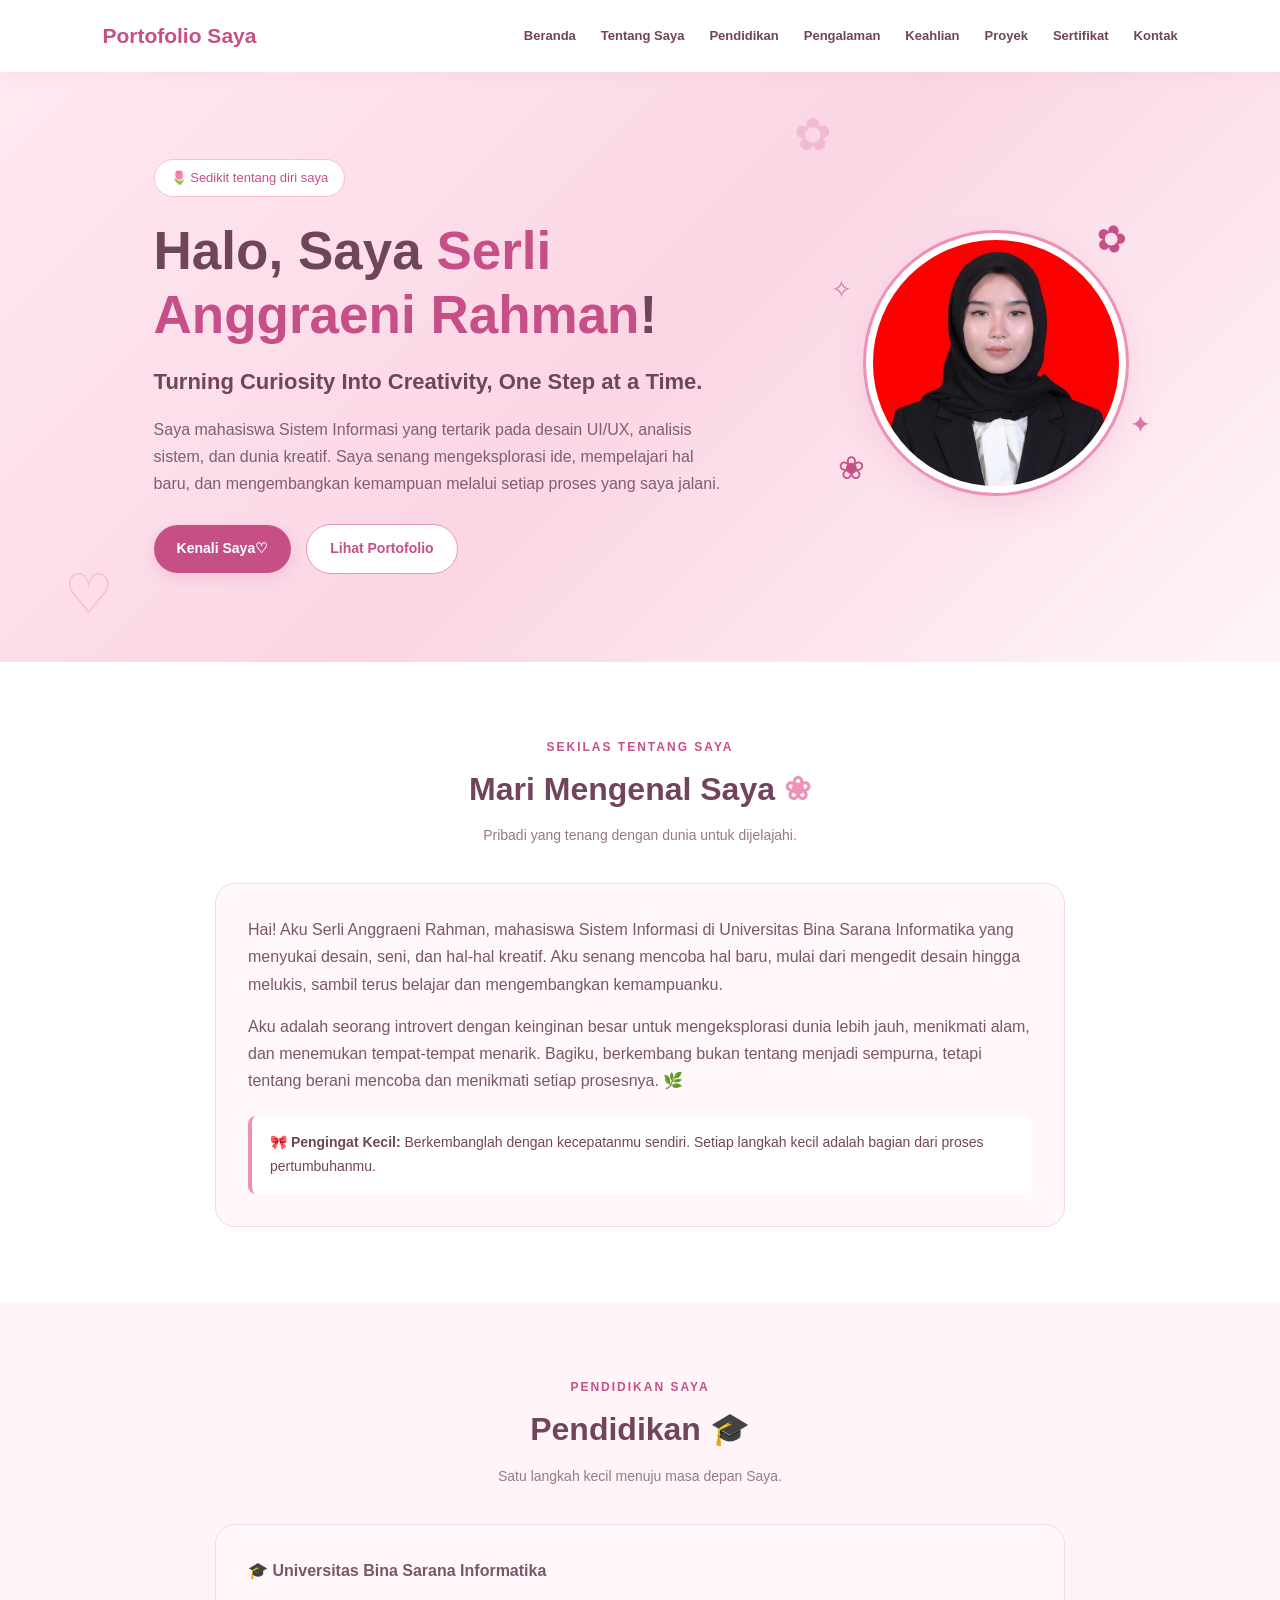
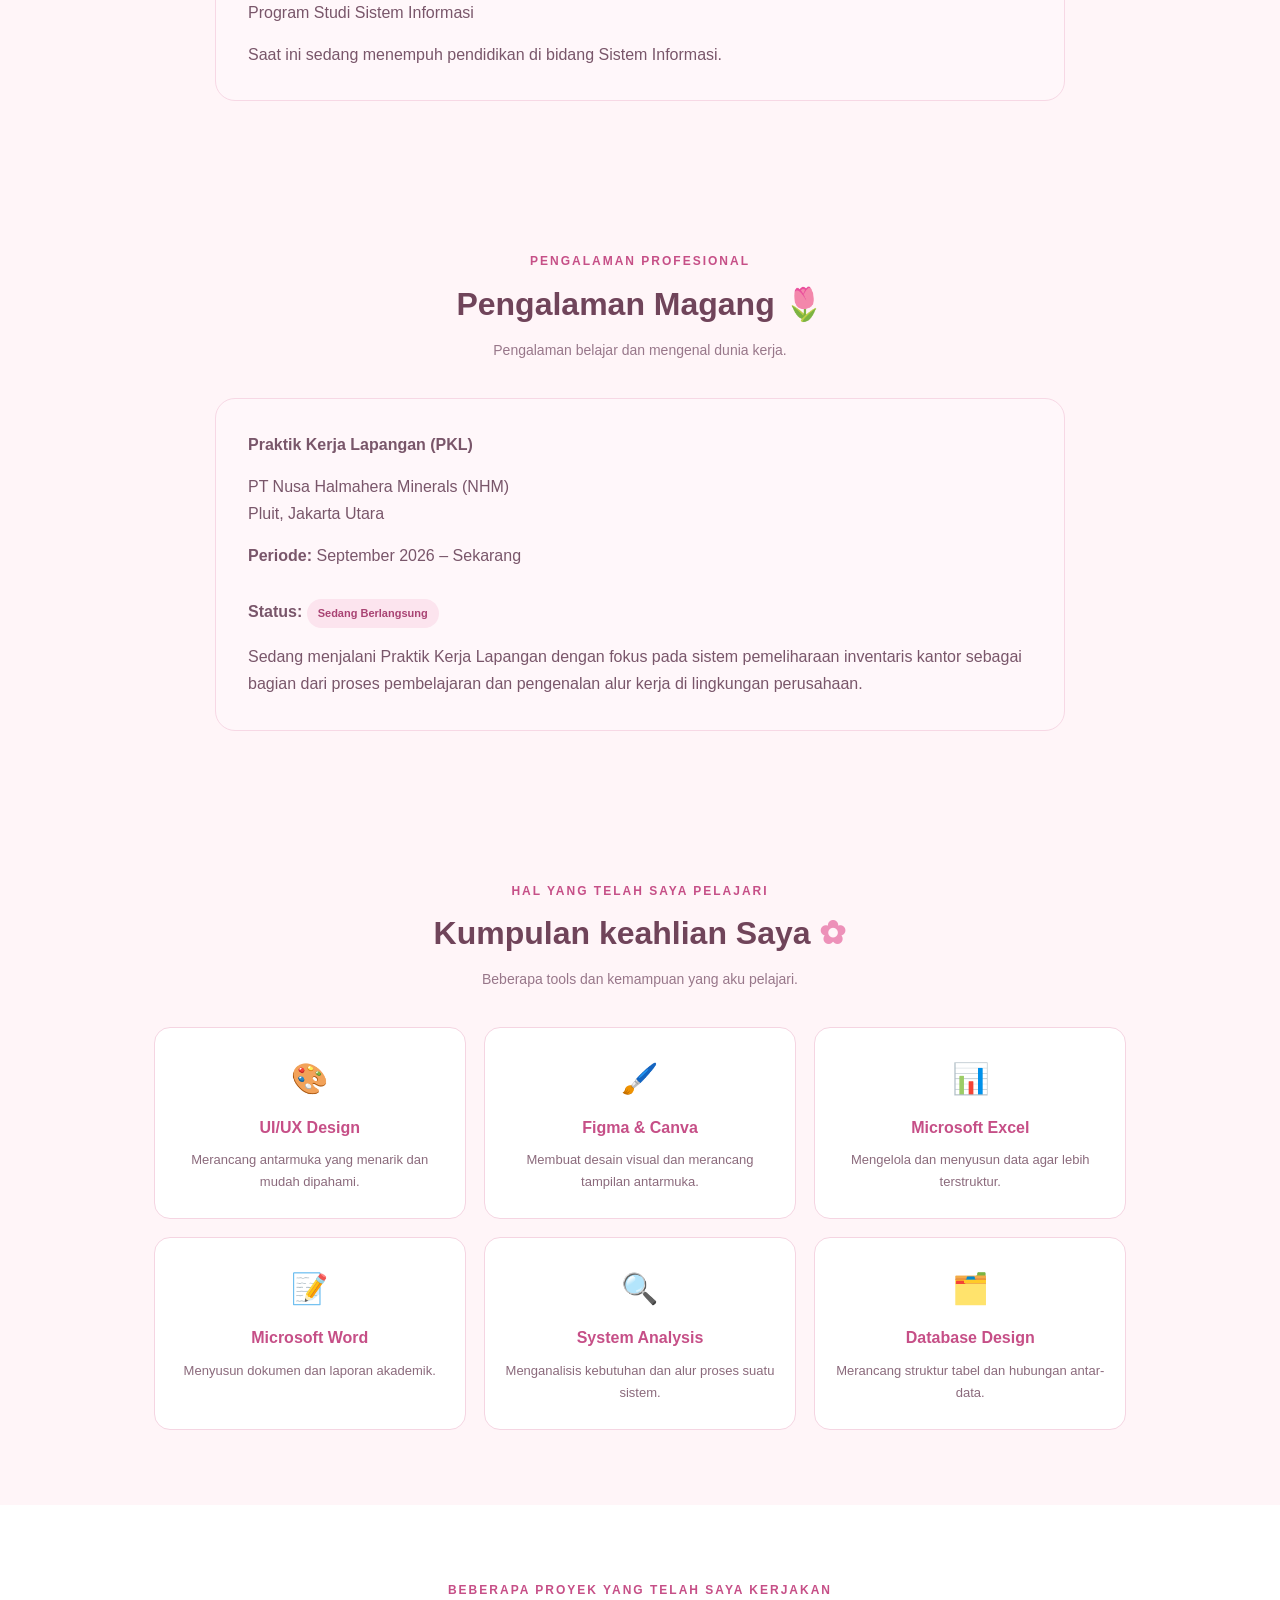
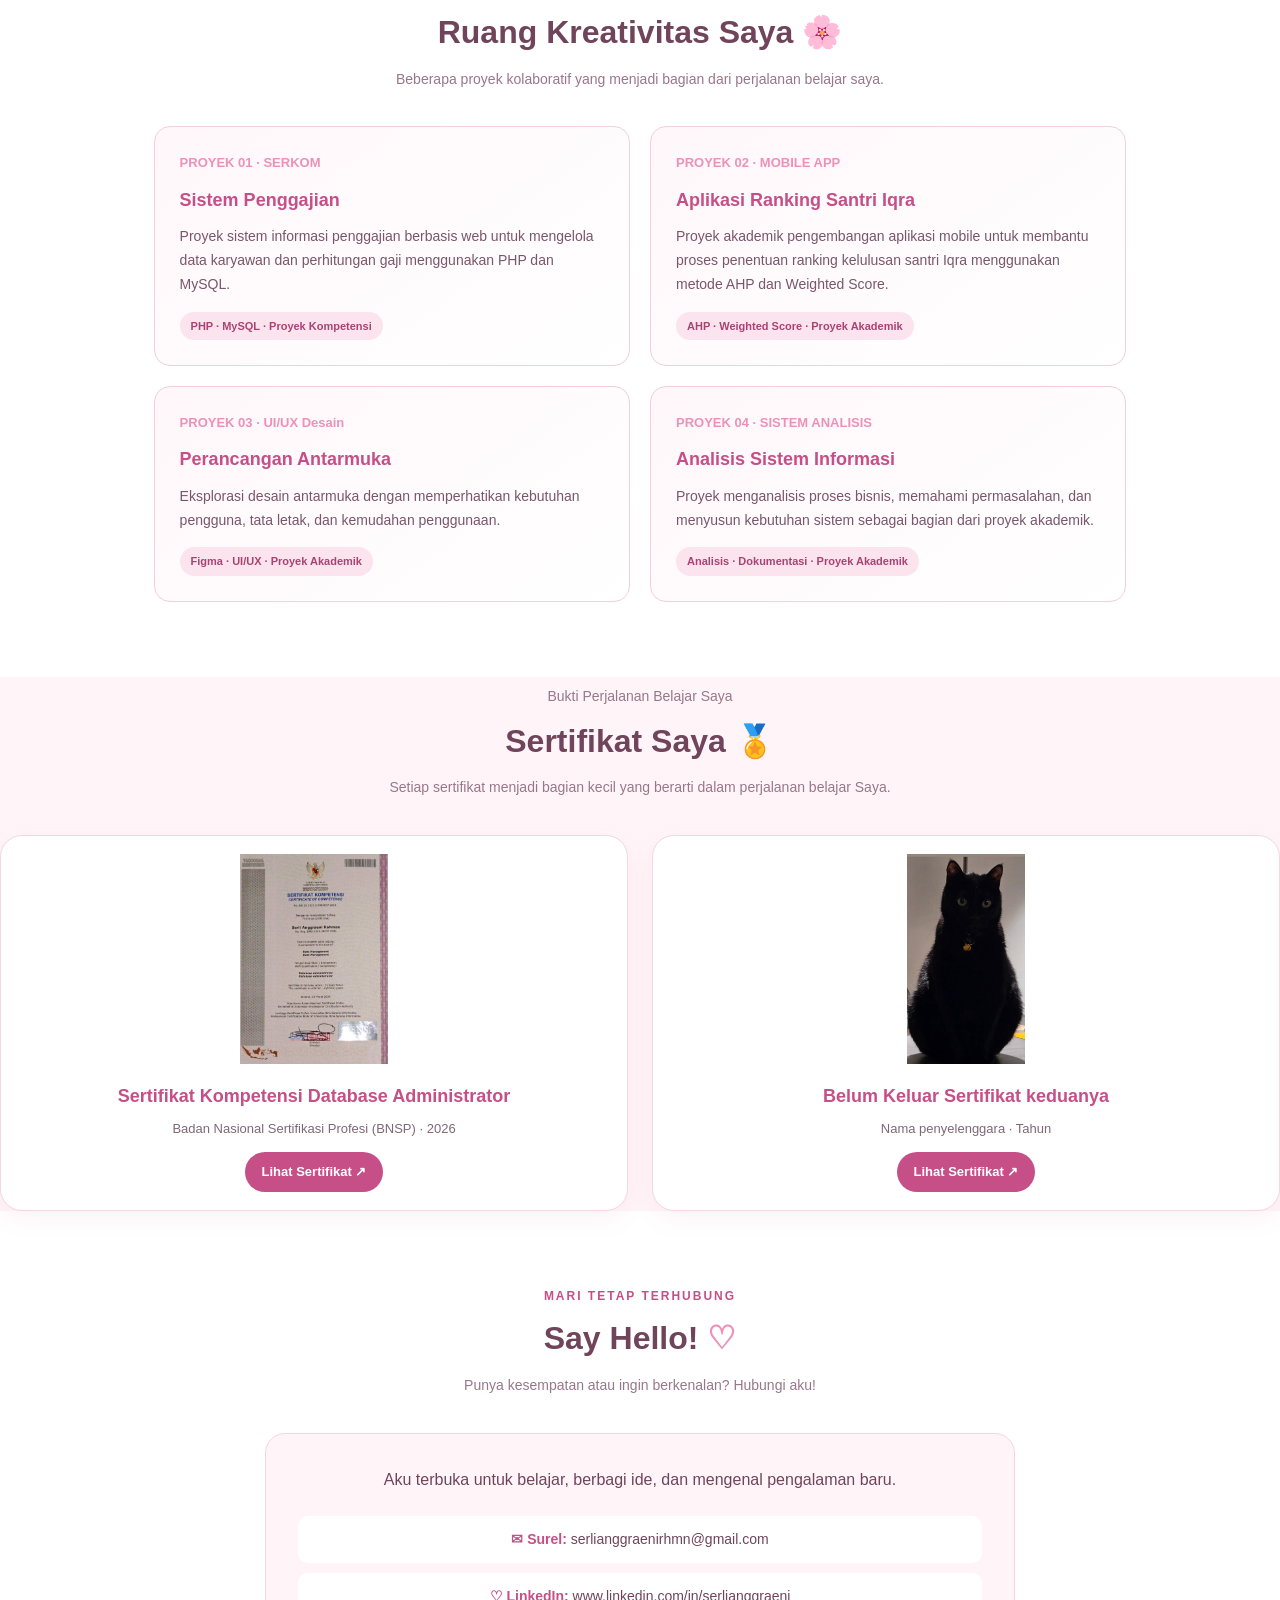
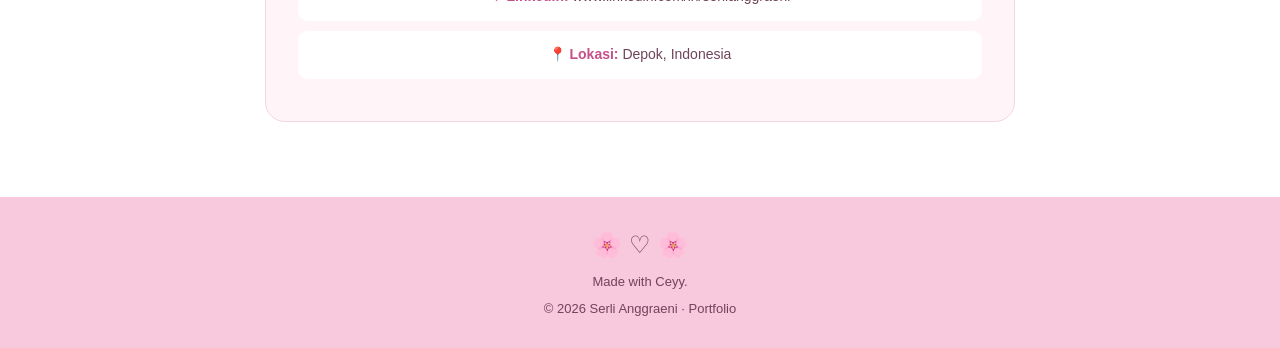
<file: index.html>
<!DOCTYPE html>

<html lang="id">



<head>

    <meta charset="UTF-8">

    <meta name="viewport" content="width=device-width, initial-scale=1.0">



    <title>Serli Anggraeni | Personal Portfolio</title>



    <link rel="stylesheet" href="serli-portfolio-final/style.css">


</head>



<body>



    <!-- NAVIGASI -->

    <nav>

        <a href="#home" class="logo">Portofolio Saya<span></span></a>



        <div class="nav-menu">

            <a href="#home">Beranda</a>

            <a href="#about">Tentang Saya</a>

            <a href="#education">Pendidikan</a>

            <a href="#experience">Pengalaman</a>

            <a href="#skills">Keahlian</a>

            <a href="#project">Proyek</a>

            <a href="#certificates">Sertifikat</a>

            <a href="#contact">Kontak</a>

        </div>

    </nav>



    <!-- HALAMAN PEMBUKA -->

    <section id="home">



        <span class="decor decor-one">✿</span>

        <span class="decor decor-two">♡</span>



        <div class="hero-text">

            <div class="hello">

                🌷 Sedikit tentang diri saya

            </div>



            <h1>

                Halo, Saya <span>Serli Anggraeni Rahman</span>!

            </h1>



            <h2>

                Turning Curiosity Into Creativity,

                One Step at a Time.

            </h2>



            <p>

                Saya mahasiswa Sistem Informasi yang tertarik pada desain UI/UX,

                analisis sistem, dan dunia kreatif. Saya senang mengeksplorasi ide,

                mempelajari hal baru, dan mengembangkan kemampuan melalui

                setiap proses yang saya jalani.

            </p>



            <div class="hero-buttons">

                <a href="#about" class="button">

                    Kenali Saya♡

                </a>



                <a href="#project" class="button button-outline">

                    Lihat Portofolio

                </a>

            </div>

        </div>



        <div class="hero-photo">

            <span class="flower flower-one">✿</span>

            <span class="flower flower-two">❀</span>

            <span class="sparkle sparkle-one">✧</span>

            <span class="sparkle sparkle-two">✦</span>



            <img 
                src="serli-portfolio-final/images/foto-profil.jpg" 
                alt="Foto Serli Anggraeni"
                class="profile">

        </div>



    </section>



    <!-- TENTANG SAYA -->

    <section id="about" class="content">



        <div class="section-heading">

            <div class="eyebrow">Sekilas tentang Saya</div>

            <h2>Mari Mengenal Saya <span class="heading-flower">❀</span></h2>

            <p>Pribadi yang tenang dengan dunia untuk dijelajahi.</p>

        </div>



        <div class="about-box">

            <p>

                Hai! Aku Serli Anggraeni Rahman, mahasiswa Sistem Informasi

                di Universitas Bina Sarana Informatika yang menyukai desain, seni,

                dan hal-hal kreatif. Aku senang mencoba hal baru, mulai dari mengedit

                desain hingga melukis, sambil terus belajar dan mengembangkan kemampuanku.

            </p>



            <p>

                Aku adalah seorang introvert dengan keinginan besar untuk

                mengeksplorasi dunia lebih jauh, menikmati alam, dan menemukan

                tempat-tempat menarik. Bagiku, berkembang bukan tentang menjadi

                sempurna, tetapi tentang berani mencoba dan menikmati setiap prosesnya. 🌿

            </p>



            <div class="about-note">

                🎀 <strong>Pengingat Kecil:</strong>

                Berkembanglah dengan kecepatanmu sendiri. Setiap langkah kecil adalah bagian dari proses pertumbuhanmu.

            </div>

        </div>



    </section>



    <!-- PENDIDIKAN -->

    <section id="education" class="content">



        <div class="section-heading">

            <div class="eyebrow">Pendidikan Saya</div>

            <h2>

                Pendidikan

                <span class="heading-flower">🎓</span>

            </h2>

            <p>Satu langkah kecil menuju masa depan Saya.</p>

        </div>



        <div class="about-box">

            <p>

                🎓 <strong>Universitas Bina Sarana Informatika</strong>

            </p>



            <p>

                Program Studi Sistem Informasi

            </p>



            <p>

                Saat ini sedang menempuh pendidikan di bidang Sistem

                Informasi.

            </p>

        </div>



    </section>



    <!-- PENGALAMAN -->

    <section id="experience" class="content">



        <div class="section-heading">

            <div class="eyebrow">Pengalaman Profesional</div>

            <h2>

                Pengalaman Magang

                <span class="heading-flower">🌷</span>

            </h2>

            <p>Pengalaman belajar dan mengenal dunia kerja.</p>

        </div>

        <div class="about-box">



            <p>

                <strong>Praktik Kerja Lapangan (PKL)</strong>

            </p>



            <p>

                PT Nusa Halmahera Minerals (NHM)

                <br>

                Pluit, Jakarta Utara

            </p>



            <p>

                <strong>Periode:</strong> September 2026 – Sekarang

            </p>



            <p>

                <strong>Status:</strong>

                <span class="project-tag">Sedang Berlangsung</span>

            </p>



            <p>

                Sedang menjalani Praktik Kerja Lapangan dengan fokus

                pada sistem pemeliharaan inventaris kantor sebagai

                bagian dari proses pembelajaran dan pengenalan alur

                kerja di lingkungan perusahaan.

            </p>

        </div>

    </section>



    <!-- KEAHLIAN -->

    <section id="skills" class="content">



        <div class="section-heading">

            <div class="eyebrow">Hal yang telah Saya pelajari</div>

            <h2>Kumpulan keahlian Saya <span class="heading-flower">✿</span></h2>

            <p>Beberapa tools dan kemampuan yang aku pelajari.</p>

        </div>



        <div class="skills-grid">



            <div class="skill-card">

                <span class="skill-icon">🎨</span>

                <h3>UI/UX Design</h3>

                <p>Merancang antarmuka yang menarik dan mudah dipahami.</p>

            </div>



            <div class="skill-card">

                <span class="skill-icon">🖌️</span>

                <h3>Figma & Canva</h3>

                <p>Membuat desain visual dan merancang tampilan antarmuka.</p>

            </div>



            <div class="skill-card">

                <span class="skill-icon">📊</span>

                <h3>Microsoft Excel</h3>

                <p>Mengelola dan menyusun data agar lebih terstruktur.</p>

            </div>



            <div class="skill-card">

                <span class="skill-icon">📝</span>

                <h3>Microsoft Word</h3>

                <p>Menyusun dokumen dan laporan akademik.</p>

            </div>



            <div class="skill-card">

                <span class="skill-icon">🔍</span>

                <h3>System Analysis</h3>

                <p>Menganalisis kebutuhan dan alur proses suatu sistem.</p>

            </div>



            <div class="skill-card">

                <span class="skill-icon">🗂️</span>

                <h3>Database Design</h3>

                <p>Merancang struktur tabel dan hubungan antar-data.</p>

            </div>

        </div>

    </section>



    <!-- PROYEK -->

    <section id="project" class="content">



        <div class="section-heading">

            <div class="eyebrow">Beberapa Proyek yang telah Saya Kerjakan</div>

            <h2>Ruang Kreativitas Saya <span class="heading-flower">🌸</span></h2>

            <p>Beberapa proyek kolaboratif yang menjadi bagian dari perjalanan belajar saya.</p>

        </div>



        <div class="project-grid">



            <div class="project-card">

                <div class="project-number">PROYEK 01 · SERKOM</div>

                <h3>Sistem Penggajian</h3>

                <p>

                    Proyek sistem informasi penggajian berbasis web untuk mengelola data

                    karyawan dan perhitungan gaji menggunakan

                    PHP dan MySQL.

                </p>

                <span class="project-tag">PHP · MySQL · Proyek Kompetensi</span>

            </div>



            <div class="project-card">

                <div class="project-number">PROYEK 02 · MOBILE APP</div>

                <h3>Aplikasi Ranking Santri Iqra</h3>

                <p>

                    Proyek akademik pengembangan aplikasi mobile untuk membantu proses

                    penentuan ranking kelulusan santri Iqra

                    menggunakan metode AHP dan Weighted Score.

                </p>

                <span class="project-tag">AHP · Weighted Score · Proyek Akademik</span>

            </div>



            <div class="project-card">

                <div class="project-number">PROYEK 03 · UI/UX Desain</div>

                <h3>Perancangan Antarmuka</h3>

                <p>

                    Eksplorasi desain antarmuka dengan memperhatikan

                    kebutuhan pengguna, tata letak, dan kemudahan

                    penggunaan.

                </p>

                <span class="project-tag">Figma · UI/UX · Proyek Akademik</span>

            </div>



            <div class="project-card">

                <div class="project-number">PROYEK 04 · SISTEM ANALISIS</div>

                <h3>Analisis Sistem Informasi</h3>

                <p>

                    Proyek menganalisis proses bisnis, memahami

                    permasalahan, dan menyusun kebutuhan sistem

                    sebagai bagian dari proyek akademik.

                </p>

                <span class="project-tag">Analisis · Dokumentasi · Proyek Akademik</span>

            </div>



        </div>

    </section>



    <!-- CERTIFICATES -->

    <section class="certificates" id="certificates">

        <div class="section-heading">

            <p class="section-subtitle">Bukti Perjalanan Belajar Saya</p>

            <h2>Sertifikat Saya 🏅</h2>

            <p>

                Setiap sertifikat menjadi bagian kecil yang berarti dalam perjalanan belajar Saya.

            </p>

        </div>



        <div class="certificate-grid">



            <!-- CERTIFICATE 1 -->

            <div class="certificate-card">

                <a

                    class="certificate-image-link"

                    href="serli-portfolio-final/certificates/sertifikat-1.jpg"

                    target="_blank"

                    rel="noopener noreferrer">

                    <img

                        src="serli-portfolio-final/certificates/sertifikat-1.jpg"

                        alt="Sertifikat pertama Serli"

                        loading="lazy">

                </a>



                <h3>Sertifikat Kompetensi Database Administrator</h3>

                <p>Badan Nasional Sertifikasi Profesi (BNSP) · 2026</p>



                <a

                    class="certificate-link"

                    href="serli-portfolio-final/certificates/sertifikat-1.jpg"

                    target="_blank"

                    rel="noopener noreferrer">

                    Lihat Sertifikat ↗

                </a>

            </div>



            <!-- CERTIFICATE 2 -->

            <div class="certificate-card">

                <a

                    class="certificate-image-link"

                    href="serli-portfolio-final/certificates/sertifikat-2.jpg"

                    target="_blank"

                    rel="noopener noreferrer">

                    <img

                        src="serli-portfolio-final/certificates/sertifikat-2.jpg"

                        alt="Sertifikat kedua aku"

                        loading="lazy">

                </a>



                <h3>Belum Keluar Sertifikat keduanya</h3>

                <p>Nama penyelenggara · Tahun</p>



                <a

                    class="certificate-link"

                    href="serli-portfolio-final/certificates/sertifikat-2.jpg"
                    
                    target="_blank"

                    rel="noopener noreferrer">

                    Lihat Sertifikat ↗

                </a>

            </div>



        </div>

    </section>



    <!-- KONTAK -->

    <section id="contact" class="content">



        <div class="section-heading">

            <div class="eyebrow">Mari tetap terhubung</div>

            <h2>Say Hello! <span class="heading-flower">♡</span></h2>

            <p>Punya kesempatan atau ingin berkenalan? Hubungi aku!</p>

        </div>



        <div class="contact-box">



            <p>

                Aku terbuka untuk belajar, berbagi ide,

                dan mengenal pengalaman baru.

            </p>



            <div class="contact-item">

                <strong>✉ Surel:</strong>

                <a href="mailto:serlianggraenirhmn@gmail.com">

                    serlianggraenirhmn@gmail.com

                </a>

            </div>



            <div class="contact-item">

                <strong>♡ LinkedIn:</strong>

                <a href="https://www.linkedin.com/" target="_blank">

                www.linkedin.com/in/serlianggraeni

                </a>

            </div>



            <div class="contact-item">

                <strong>📍 Lokasi:</strong>

                Depok, Indonesia

            </div>



        </div>



    </section>



    <!-- FOOTER -->

    <footer>

        <div class="footer-flower">🌸 ♡ 🌸</div>

        <p>Made with Ceyy.</p>

        <p>&copy; 2026 Serli Anggraeni · Portfolio</p>

    </footer>



</body>



</html>
</file>
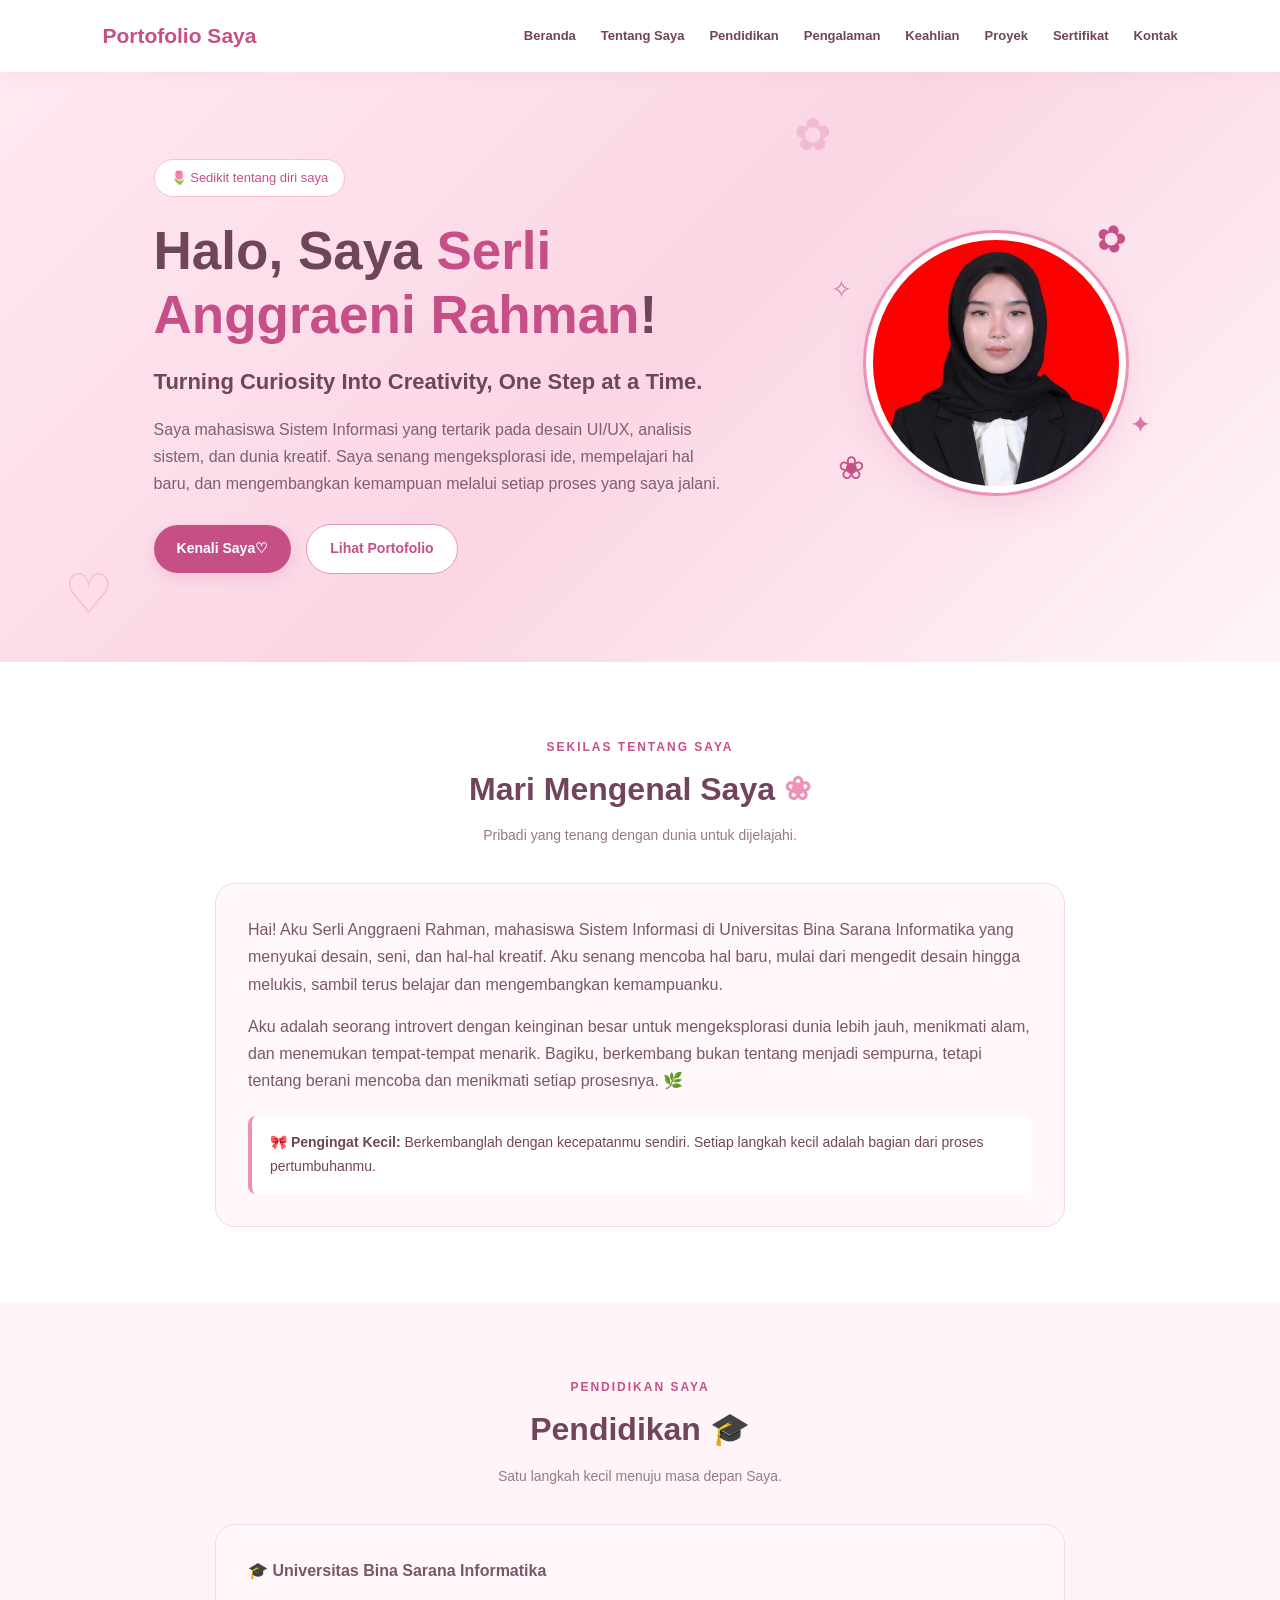
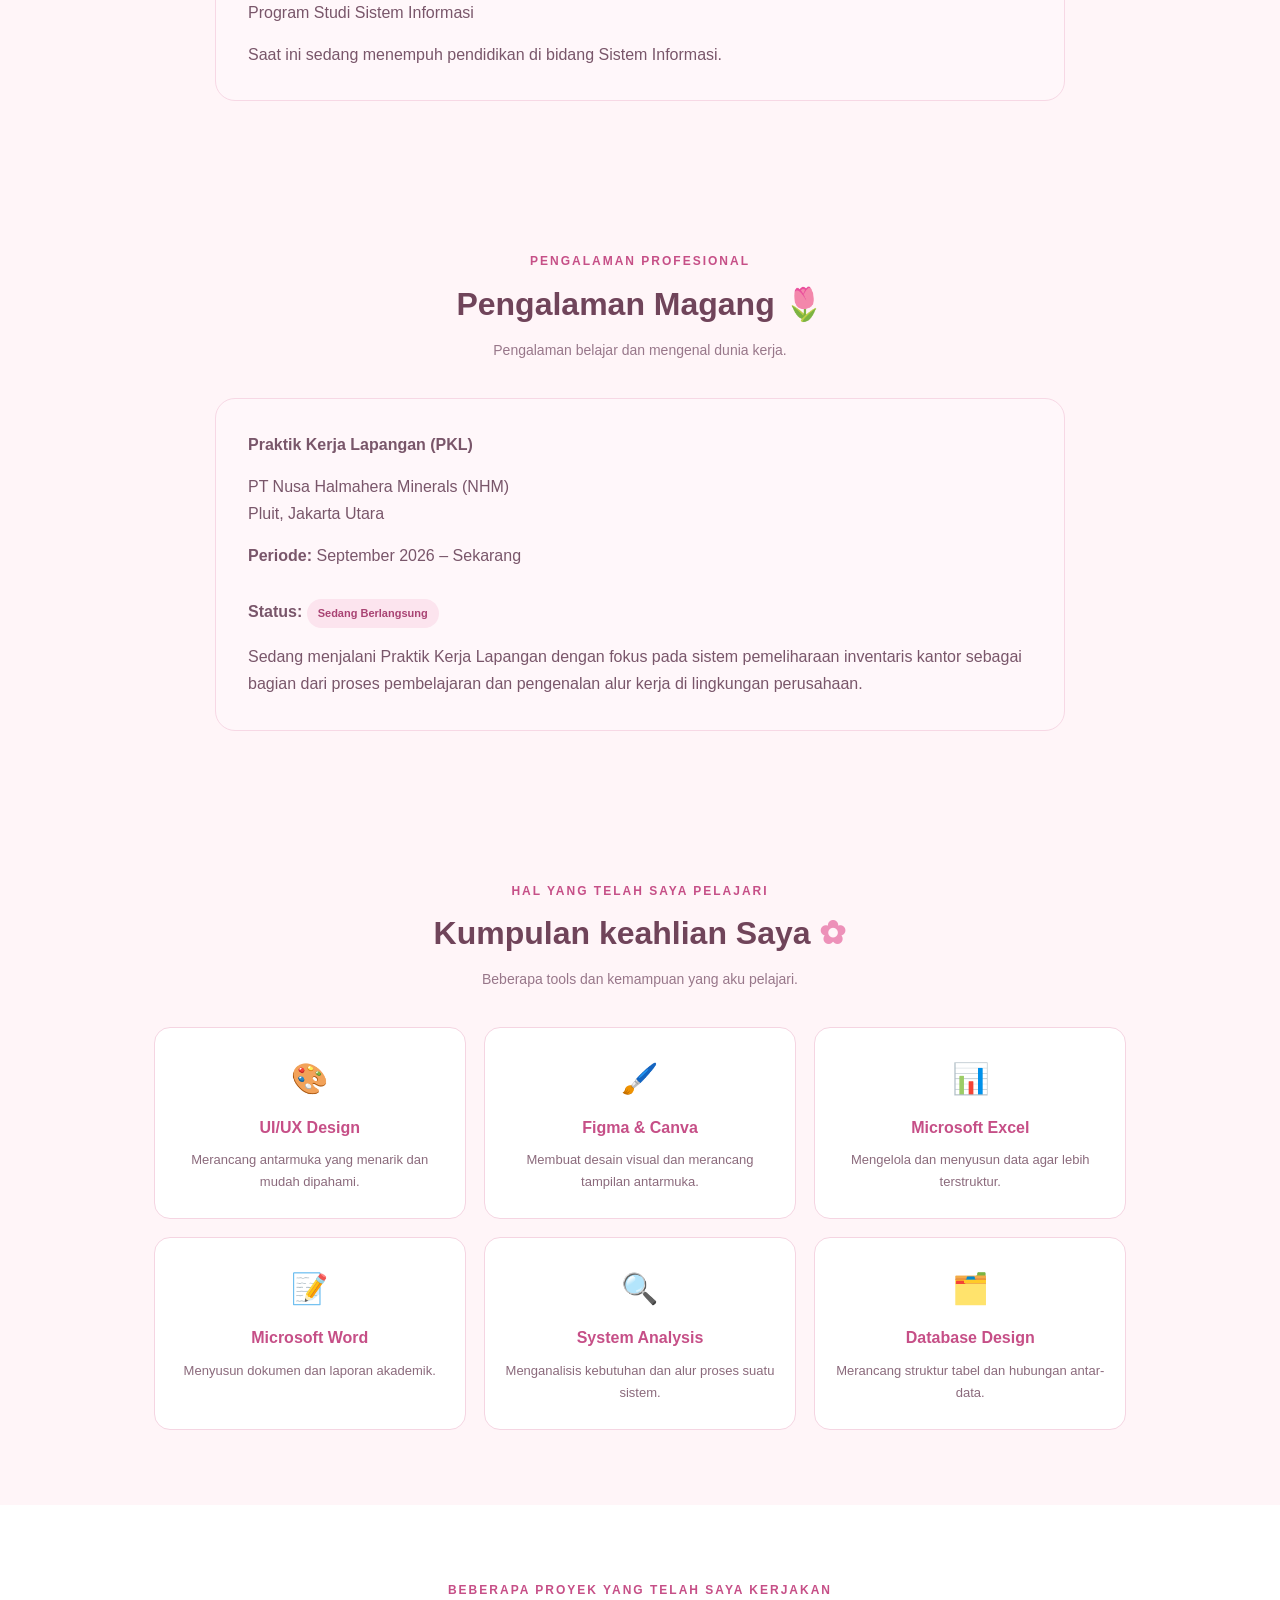
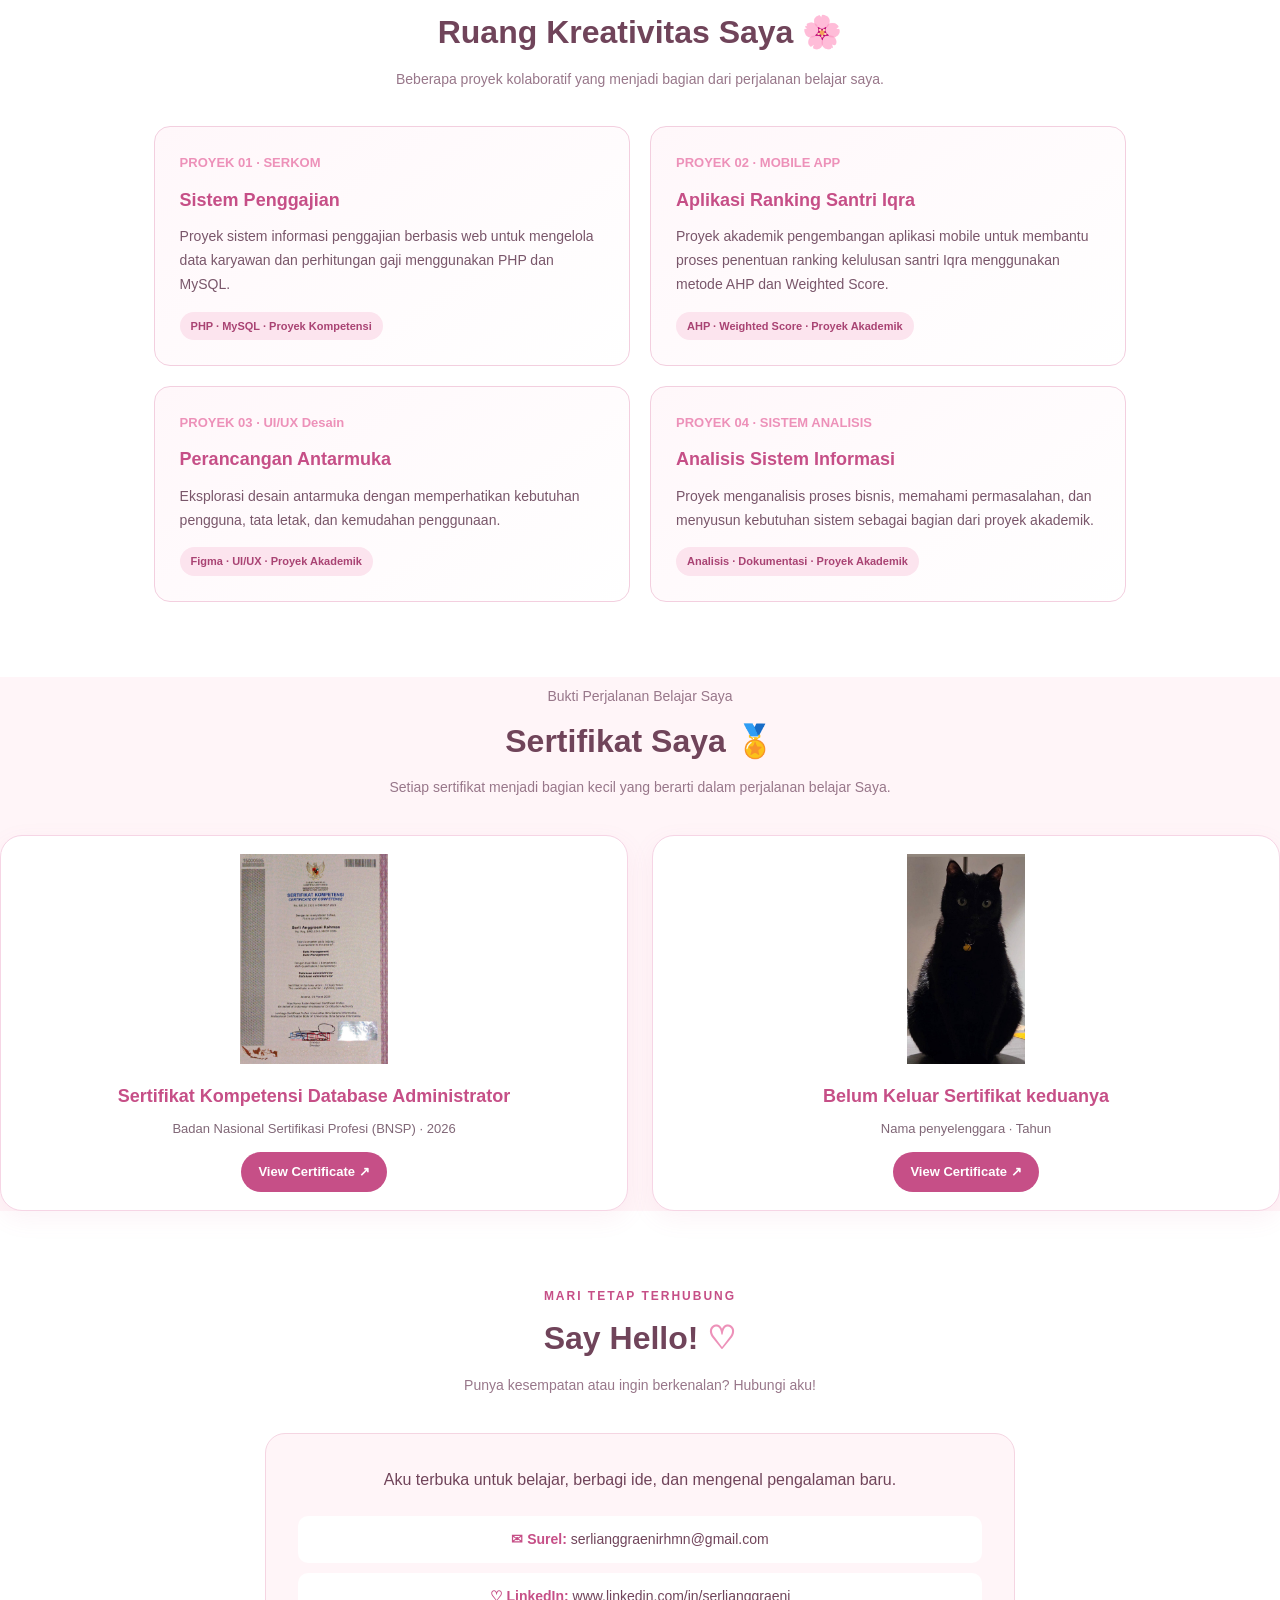
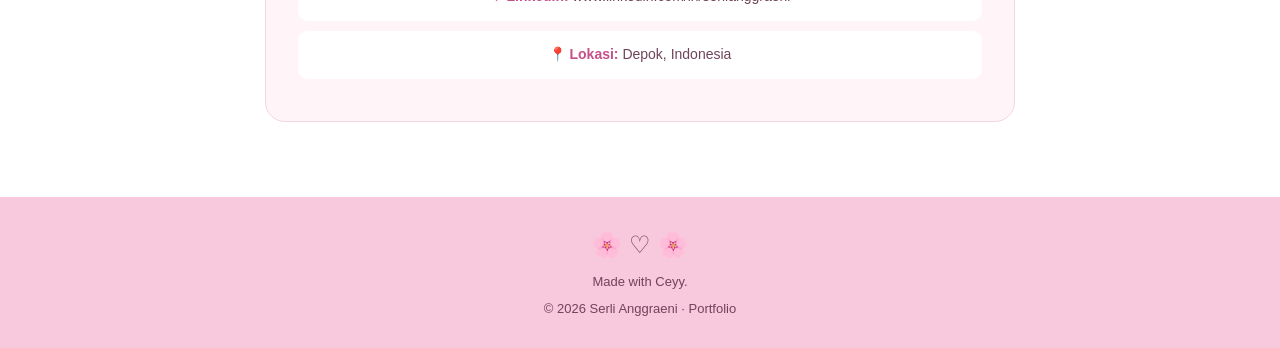
<file: serli-portfolio-final/index.html>
<!DOCTYPE html>

<html lang="id">



<head>

    <meta charset="UTF-8">

    <meta name="viewport" content="width=device-width, initial-scale=1.0">



    <title>Serli Anggraeni | Personal Portfolio</title>



    <link rel="stylesheet" href="style.css">


</head>



<body>



    <!-- NAVIGASI -->

    <nav>

        <a href="#home" class="logo">Portofolio Saya<span></span></a>



        <div class="nav-menu">

            <a href="#home">Beranda</a>

            <a href="#about">Tentang Saya</a>

            <a href="#education">Pendidikan</a>

            <a href="#experience">Pengalaman</a>

            <a href="#skills">Keahlian</a>

            <a href="#project">Proyek</a>

            <a href="#certificates">Sertifikat</a>

            <a href="#contact">Kontak</a>

        </div>

    </nav>



    <!-- HALAMAN PEMBUKA -->

    <section id="home">



        <span class="decor decor-one">✿</span>

        <span class="decor decor-two">♡</span>



        <div class="hero-text">

            <div class="hello">

                🌷 Sedikit tentang diri saya

            </div>



            <h1>

                Halo, Saya <span>Serli Anggraeni Rahman</span>!

            </h1>



            <h2>

                Turning Curiosity Into Creativity,

                One Step at a Time.

            </h2>



            <p>

                Saya mahasiswa Sistem Informasi yang tertarik pada desain UI/UX,

                analisis sistem, dan dunia kreatif. Saya senang mengeksplorasi ide,

                mempelajari hal baru, dan mengembangkan kemampuan melalui

                setiap proses yang saya jalani.

            </p>



            <div class="hero-buttons">

                <a href="#about" class="button">

                    Kenali Saya♡

                </a>



                <a href="#project" class="button button-outline">

                    Lihat Portofolio

                </a>

            </div>

        </div>



        <div class="hero-photo">

            <span class="flower flower-one">✿</span>

            <span class="flower flower-two">❀</span>

            <span class="sparkle sparkle-one">✧</span>

            <span class="sparkle sparkle-two">✦</span>



            <img

                src="images/foto-profil.jpg"

                alt="Foto Serli Anggraeni"

                class="profile">

        </div>



    </section>



    <!-- TENTANG SAYA -->

    <section id="about" class="content">



        <div class="section-heading">

            <div class="eyebrow">Sekilas tentang Saya</div>

            <h2>Mari Mengenal Saya <span class="heading-flower">❀</span></h2>

            <p>Pribadi yang tenang dengan dunia untuk dijelajahi.</p>

        </div>



        <div class="about-box">

            <p>

                Hai! Aku Serli Anggraeni Rahman, mahasiswa Sistem Informasi

                di Universitas Bina Sarana Informatika yang menyukai desain, seni,

                dan hal-hal kreatif. Aku senang mencoba hal baru, mulai dari mengedit

                desain hingga melukis, sambil terus belajar dan mengembangkan kemampuanku.

            </p>



            <p>

                Aku adalah seorang introvert dengan keinginan besar untuk

                mengeksplorasi dunia lebih jauh, menikmati alam, dan menemukan

                tempat-tempat menarik. Bagiku, berkembang bukan tentang menjadi

                sempurna, tetapi tentang berani mencoba dan menikmati setiap prosesnya. 🌿

            </p>



            <div class="about-note">

                🎀 <strong>Pengingat Kecil:</strong>

                Berkembanglah dengan kecepatanmu sendiri. Setiap langkah kecil adalah bagian dari proses pertumbuhanmu.

            </div>

        </div>



    </section>



    <!-- PENDIDIKAN -->

    <section id="education" class="content">



        <div class="section-heading">

            <div class="eyebrow">Pendidikan Saya</div>

            <h2>

                Pendidikan

                <span class="heading-flower">🎓</span>

            </h2>

            <p>Satu langkah kecil menuju masa depan Saya.</p>

        </div>



        <div class="about-box">

            <p>

                🎓 <strong>Universitas Bina Sarana Informatika</strong>

            </p>



            <p>

                Program Studi Sistem Informasi

            </p>



            <p>

                Saat ini sedang menempuh pendidikan di bidang Sistem

                Informasi.

            </p>

        </div>



    </section>



    <!-- PENGALAMAN -->

    <section id="experience" class="content">



        <div class="section-heading">

            <div class="eyebrow">Pengalaman Profesional</div>

            <h2>

                Pengalaman Magang

                <span class="heading-flower">🌷</span>

            </h2>

            <p>Pengalaman belajar dan mengenal dunia kerja.</p>

        </div>

        <div class="about-box">



            <p>

                <strong>Praktik Kerja Lapangan (PKL)</strong>

            </p>



            <p>

                PT Nusa Halmahera Minerals (NHM)

                <br>

                Pluit, Jakarta Utara

            </p>



            <p>

                <strong>Periode:</strong> September 2026 – Sekarang

            </p>



            <p>

                <strong>Status:</strong>

                <span class="project-tag">Sedang Berlangsung</span>

            </p>



            <p>

                Sedang menjalani Praktik Kerja Lapangan dengan fokus

                pada sistem pemeliharaan inventaris kantor sebagai

                bagian dari proses pembelajaran dan pengenalan alur

                kerja di lingkungan perusahaan.

            </p>

        </div>

    </section>



    <!-- KEAHLIAN -->

    <section id="skills" class="content">



        <div class="section-heading">

            <div class="eyebrow">Hal yang telah Saya pelajari</div>

            <h2>Kumpulan keahlian Saya <span class="heading-flower">✿</span></h2>

            <p>Beberapa tools dan kemampuan yang aku pelajari.</p>

        </div>



        <div class="skills-grid">



            <div class="skill-card">

                <span class="skill-icon">🎨</span>

                <h3>UI/UX Design</h3>

                <p>Merancang antarmuka yang menarik dan mudah dipahami.</p>

            </div>



            <div class="skill-card">

                <span class="skill-icon">🖌️</span>

                <h3>Figma & Canva</h3>

                <p>Membuat desain visual dan merancang tampilan antarmuka.</p>

            </div>



            <div class="skill-card">

                <span class="skill-icon">📊</span>

                <h3>Microsoft Excel</h3>

                <p>Mengelola dan menyusun data agar lebih terstruktur.</p>

            </div>



            <div class="skill-card">

                <span class="skill-icon">📝</span>

                <h3>Microsoft Word</h3>

                <p>Menyusun dokumen dan laporan akademik.</p>

            </div>



            <div class="skill-card">

                <span class="skill-icon">🔍</span>

                <h3>System Analysis</h3>

                <p>Menganalisis kebutuhan dan alur proses suatu sistem.</p>

            </div>



            <div class="skill-card">

                <span class="skill-icon">🗂️</span>

                <h3>Database Design</h3>

                <p>Merancang struktur tabel dan hubungan antar-data.</p>

            </div>

        </div>

    </section>



    <!-- PROYEK -->

    <section id="project" class="content">



        <div class="section-heading">

            <div class="eyebrow">Beberapa Proyek yang telah Saya Kerjakan</div>

            <h2>Ruang Kreativitas Saya <span class="heading-flower">🌸</span></h2>

            <p>Beberapa proyek kolaboratif yang menjadi bagian dari perjalanan belajar saya.</p>

        </div>



        <div class="project-grid">



            <div class="project-card">

                <div class="project-number">PROYEK 01 · SERKOM</div>

                <h3>Sistem Penggajian</h3>

                <p>

                    Proyek sistem informasi penggajian berbasis web untuk mengelola data

                    karyawan dan perhitungan gaji menggunakan

                    PHP dan MySQL.

                </p>

                <span class="project-tag">PHP · MySQL · Proyek Kompetensi</span>

            </div>



            <div class="project-card">

                <div class="project-number">PROYEK 02 · MOBILE APP</div>

                <h3>Aplikasi Ranking Santri Iqra</h3>

                <p>

                    Proyek akademik pengembangan aplikasi mobile untuk membantu proses

                    penentuan ranking kelulusan santri Iqra

                    menggunakan metode AHP dan Weighted Score.

                </p>

                <span class="project-tag">AHP · Weighted Score · Proyek Akademik</span>

            </div>



            <div class="project-card">

                <div class="project-number">PROYEK 03 · UI/UX Desain</div>

                <h3>Perancangan Antarmuka</h3>

                <p>

                    Eksplorasi desain antarmuka dengan memperhatikan

                    kebutuhan pengguna, tata letak, dan kemudahan

                    penggunaan.

                </p>

                <span class="project-tag">Figma · UI/UX · Proyek Akademik</span>

            </div>



            <div class="project-card">

                <div class="project-number">PROYEK 04 · SISTEM ANALISIS</div>

                <h3>Analisis Sistem Informasi</h3>

                <p>

                    Proyek menganalisis proses bisnis, memahami

                    permasalahan, dan menyusun kebutuhan sistem

                    sebagai bagian dari proyek akademik.

                </p>

                <span class="project-tag">Analisis · Dokumentasi · Proyek Akademik</span>

            </div>



        </div>

    </section>



    <!-- CERTIFICATES -->

    <section class="certificates" id="certificates">

        <div class="section-heading">

            <p class="section-subtitle">Bukti Perjalanan Belajar Saya</p>

            <h2>Sertifikat Saya 🏅</h2>

            <p>

                Setiap sertifikat menjadi bagian kecil yang berarti dalam perjalanan belajar Saya.

            </p>

        </div>



        <div class="certificate-grid">



            <!-- CERTIFICATE 1 -->

            <div class="certificate-card">

                <a

                    class="certificate-image-link"

                    href="certificates/sertifikat-1.jpg"

                    target="_blank"

                    rel="noopener noreferrer">

                    <img

                        src="certificates/sertifikat-1.jpg"

                        alt="Sertifikat pertama Serli"

                        loading="lazy">

                </a>



                <h3>Sertifikat Kompetensi Database Administrator</h3>

                <p>Badan Nasional Sertifikasi Profesi (BNSP) · 2026</p>



                <a

                    class="certificate-link"

                    href="certificates/sertifikat-1.jpg"

                    target="_blank"

                    rel="noopener noreferrer">

                    View Certificate ↗

                </a>

            </div>



            <!-- CERTIFICATE 2 -->

            <div class="certificate-card">

                <a

                    class="certificate-image-link"

                    href="certificates/sertifikat-2.jpg"

                    target="_blank"

                    rel="noopener noreferrer">

                    <img

                        src="certificates/sertifikat-2.jpg"

                        alt="Sertifikat kedua aku"

                        loading="lazy">

                </a>



                <h3>Belum Keluar Sertifikat keduanya</h3>

                <p>Nama penyelenggara · Tahun</p>



                <a

                    class="certificate-link"

                    href="certificates/sertifikat-2.jpg"

                    target="_blank"

                    rel="noopener noreferrer">

                    View Certificate ↗

                </a>

            </div>



        </div>

    </section>



    <!-- KONTAK -->

    <section id="contact" class="content">



        <div class="section-heading">

            <div class="eyebrow">Mari tetap terhubung</div>

            <h2>Say Hello! <span class="heading-flower">♡</span></h2>

            <p>Punya kesempatan atau ingin berkenalan? Hubungi aku!</p>

        </div>



        <div class="contact-box">



            <p>

                Aku terbuka untuk belajar, berbagi ide,

                dan mengenal pengalaman baru.

            </p>



            <div class="contact-item">

                <strong>✉ Surel:</strong>

                <a href="mailto:serlianggraenirhmn@gmail.com">

                    serlianggraenirhmn@gmail.com

                </a>

            </div>



            <div class="contact-item">

                <strong>♡ LinkedIn:</strong>

                <a href="https://www.linkedin.com/" target="_blank">

                www.linkedin.com/in/serlianggraeni

                </a>

            </div>



            <div class="contact-item">

                <strong>📍 Lokasi:</strong>

                Depok, Indonesia

            </div>



        </div>



    </section>



    <!-- FOOTER -->

    <footer>

        <div class="footer-flower">🌸 ♡ 🌸</div>

        <p>Made with Ceyy.</p>

        <p>&copy; 2026 Serli Anggraeni · Portfolio</p>

    </footer>



</body>



</html>
</file>
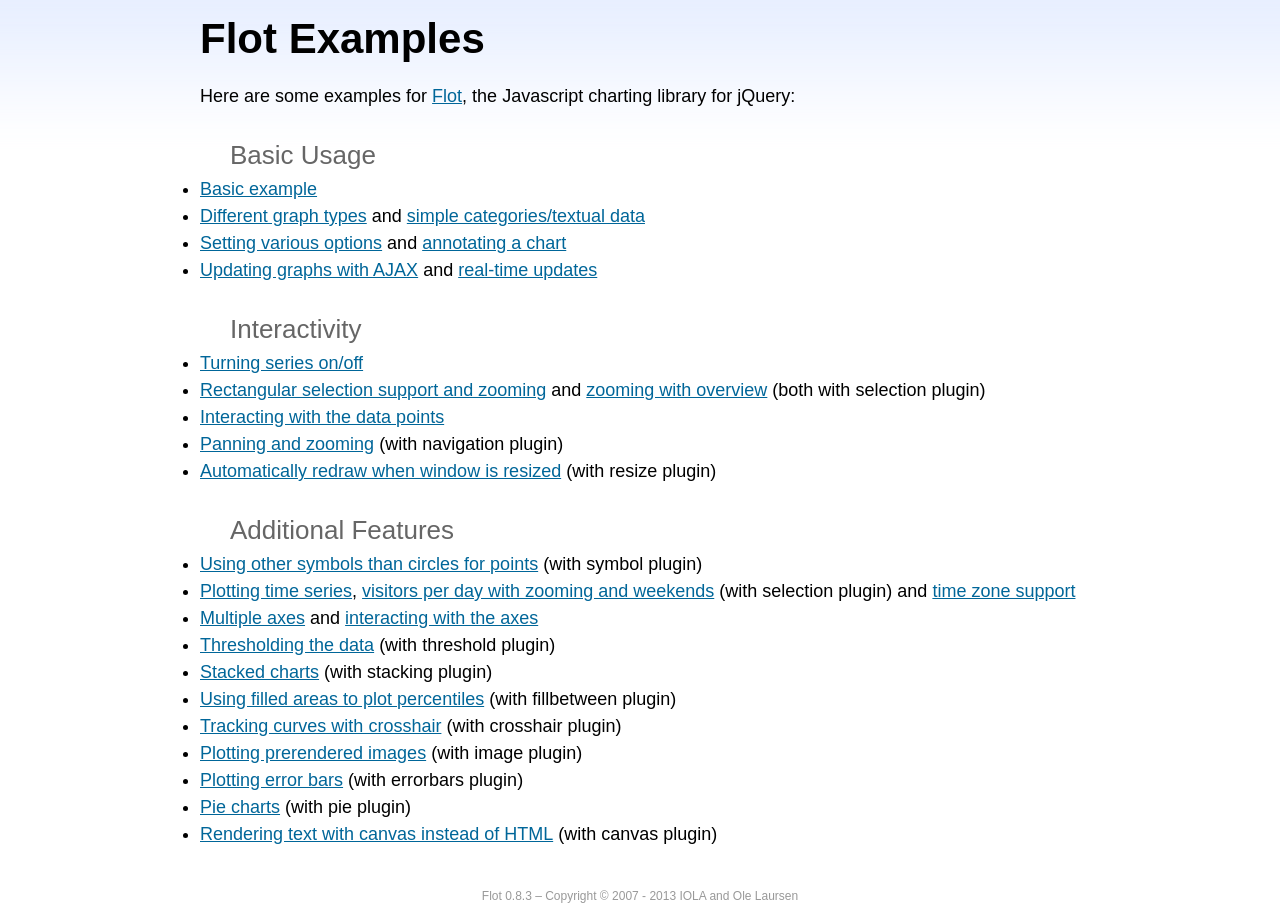
<file: public/backend/libs/flot/examples/index.html>
<!DOCTYPE html PUBLIC "-//W3C//DTD HTML 4.01//EN" "http://www.w3.org/TR/html4/strict.dtd">
<html>
<head>
	<meta http-equiv="Content-Type" content="text/html; charset=utf-8">
	<title>Flot Examples</title>
	<link href="examples.css" rel="stylesheet" type="text/css">
	<style>

	h3 {
		margin-top: 30px;
		margin-bottom: 5px;
	}

	</style>
	<script language="javascript" type="text/javascript" src="../jquery.js"></script>
	<script language="javascript" type="text/javascript" src="../jquery.flot.js"></script>
	<script type="text/javascript">

	$(function() {

		// Add the Flot version string to the footer

		$("#footer").prepend("Flot " + $.plot.version + " &ndash; ");
	});

	</script>
</head>
<body>

	<div id="header">
		<h2>Flot Examples</h2>
	</div>

	<div id="content">

		<p>Here are some examples for <a href="http://www.flotcharts.org">Flot</a>, the Javascript charting library for jQuery:</p>

		<h3>Basic Usage</h3>

		<ul>
			<li><a href="basic-usage/index.html">Basic example</a></li>
			<li><a href="series-types/index.html">Different graph types</a> and <a href="categories/index.html">simple categories/textual data</a></li>
			<li><a href="basic-options/index.html">Setting various options</a> and <a href="annotating/index.html">annotating a chart</a></li>
			<li><a href="ajax/index.html">Updating graphs with AJAX</a> and <a href="realtime/index.html">real-time updates</a></li>
		</ul>

		<h3>Interactivity</h3>

		<ul>
			<li><a href="series-toggle/index.html">Turning series on/off</a></li>
			<li><a href="selection/index.html">Rectangular selection support and zooming</a> and <a href="zooming/index.html">zooming with overview</a> (both with selection plugin)</li>
			<li><a href="interacting/index.html">Interacting with the data points</a></li>
			<li><a href="navigate/index.html">Panning and zooming</a> (with navigation plugin)</li>
			<li><a href="resize/index.html">Automatically redraw when window is resized</a> (with resize plugin)</li>
		</ul>

		<h3>Additional Features</h3>

		<ul>
			<li><a href="symbols/index.html">Using other symbols than circles for points</a> (with symbol plugin)</li>
			<li><a href="axes-time/index.html">Plotting time series</a>, <a href="visitors/index.html">visitors per day with zooming and weekends</a> (with selection plugin) and <a href="axes-time-zones/index.html">time zone support</a></li>
			<li><a href="axes-multiple/index.html">Multiple axes</a> and <a href="axes-interacting/index.html">interacting with the axes</a></li>
			<li><a href="threshold/index.html">Thresholding the data</a> (with threshold plugin)</li>
			<li><a href="stacking/index.html">Stacked charts</a> (with stacking plugin)</li>
			<li><a href="percentiles/index.html">Using filled areas to plot percentiles</a> (with fillbetween plugin)</li>
			<li><a href="tracking/index.html">Tracking curves with crosshair</a> (with crosshair plugin)</li>
			<li><a href="image/index.html">Plotting prerendered images</a> (with image plugin)</li>
			<li><a href="series-errorbars/index.html">Plotting error bars</a> (with errorbars plugin)</li>
			<li><a href="series-pie/index.html">Pie charts</a> (with pie plugin)</li>
			<li><a href="canvas/index.html">Rendering text with canvas instead of HTML</a> (with canvas plugin)</li>
		</ul>

	</div>

	<div id="footer">
		Copyright &copy; 2007 - 2013 IOLA and Ole Laursen
	</div>

</body>
</html>
</file>
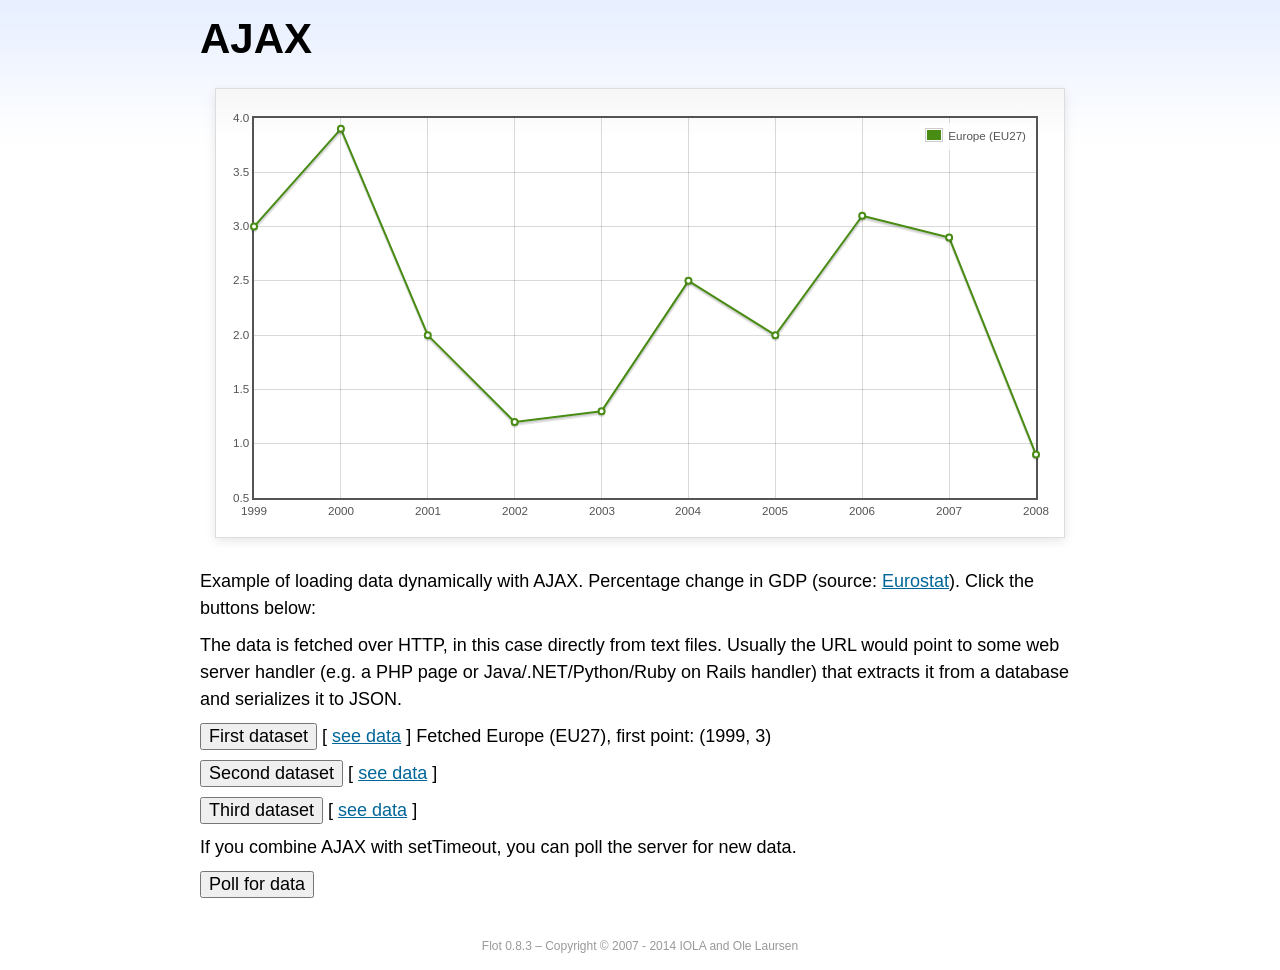
<file: public/backend/libs/flot/examples/ajax/index.html>
<!DOCTYPE html PUBLIC "-//W3C//DTD HTML 4.01//EN" "http://www.w3.org/TR/html4/strict.dtd">
<html>
<head>
	<meta http-equiv="Content-Type" content="text/html; charset=utf-8">
	<title>Flot Examples: AJAX</title>
	<link href="../examples.css" rel="stylesheet" type="text/css">
	<!--[if lte IE 8]><script language="javascript" type="text/javascript" src="../../excanvas.min.js"></script><![endif]-->
	<script language="javascript" type="text/javascript" src="../../jquery.js"></script>
	<script language="javascript" type="text/javascript" src="../../jquery.flot.js"></script>
	<script type="text/javascript">

	$(function() {

		var options = {
			lines: {
				show: true
			},
			points: {
				show: true
			},
			xaxis: {
				tickDecimals: 0,
				tickSize: 1
			}
		};

		var data = [];

		$.plot("#placeholder", data, options);

		// Fetch one series, adding to what we already have

		var alreadyFetched = {};

		$("button.fetchSeries").click(function () {

			var button = $(this);

			// Find the URL in the link right next to us, then fetch the data

			var dataurl = button.siblings("a").attr("href");

			function onDataReceived(series) {

				// Extract the first coordinate pair; jQuery has parsed it, so
				// the data is now just an ordinary JavaScript object

				var firstcoordinate = "(" + series.data[0][0] + ", " + series.data[0][1] + ")";
				button.siblings("span").text("Fetched " + series.label + ", first point: " + firstcoordinate);

				// Push the new data onto our existing data array

				if (!alreadyFetched[series.label]) {
					alreadyFetched[series.label] = true;
					data.push(series);
				}

				$.plot("#placeholder", data, options);
			}

			$.ajax({
				url: dataurl,
				type: "GET",
				dataType: "json",
				success: onDataReceived
			});
		});

		// Initiate a recurring data update

		$("button.dataUpdate").click(function () {

			data = [];
			alreadyFetched = {};

			$.plot("#placeholder", data, options);

			var iteration = 0;

			function fetchData() {

				++iteration;

				function onDataReceived(series) {

					// Load all the data in one pass; if we only got partial
					// data we could merge it with what we already have.

					data = [ series ];
					$.plot("#placeholder", data, options);
				}

				// Normally we call the same URL - a script connected to a
				// database - but in this case we only have static example
				// files, so we need to modify the URL.

				$.ajax({
					url: "data-eu-gdp-growth-" + iteration + ".json",
					type: "GET",
					dataType: "json",
					success: onDataReceived
				});

				if (iteration < 5) {
					setTimeout(fetchData, 1000);
				} else {
					data = [];
					alreadyFetched = {};
				}
			}

			setTimeout(fetchData, 1000);
		});

		// Load the first series by default, so we don't have an empty plot

		$("button.fetchSeries:first").click();

		// Add the Flot version string to the footer

		$("#footer").prepend("Flot " + $.plot.version + " &ndash; ");
	});

	</script>
</head>
<body>

	<div id="header">
		<h2>AJAX</h2>
	</div>

	<div id="content">

		<div class="demo-container">
			<div id="placeholder" class="demo-placeholder"></div>
		</div>

		<p>Example of loading data dynamically with AJAX. Percentage change in GDP (source: <a href="http://epp.eurostat.ec.europa.eu/tgm/table.do?tab=table&init=1&plugin=1&language=en&pcode=tsieb020">Eurostat</a>). Click the buttons below:</p>

		<p>The data is fetched over HTTP, in this case directly from text files. Usually the URL would point to some web server handler (e.g. a PHP page or Java/.NET/Python/Ruby on Rails handler) that extracts it from a database and serializes it to JSON.</p>

		<p>
			<button class="fetchSeries">First dataset</button>
			[ <a href="data-eu-gdp-growth.json">see data</a> ]
			<span></span>
		</p>

		<p>
			<button class="fetchSeries">Second dataset</button>
			[ <a href="data-japan-gdp-growth.json">see data</a> ]
			<span></span>
		</p>

		<p>
			<button class="fetchSeries">Third dataset</button>
			[ <a href="data-usa-gdp-growth.json">see data</a> ]
			<span></span>
		</p>

		<p>If you combine AJAX with setTimeout, you can poll the server for new data.</p>

		<p>
			<button class="dataUpdate">Poll for data</button>
		</p>

	</div>

	<div id="footer">
		Copyright &copy; 2007 - 2014 IOLA and Ole Laursen
	</div>

</body>
</html>
</file>
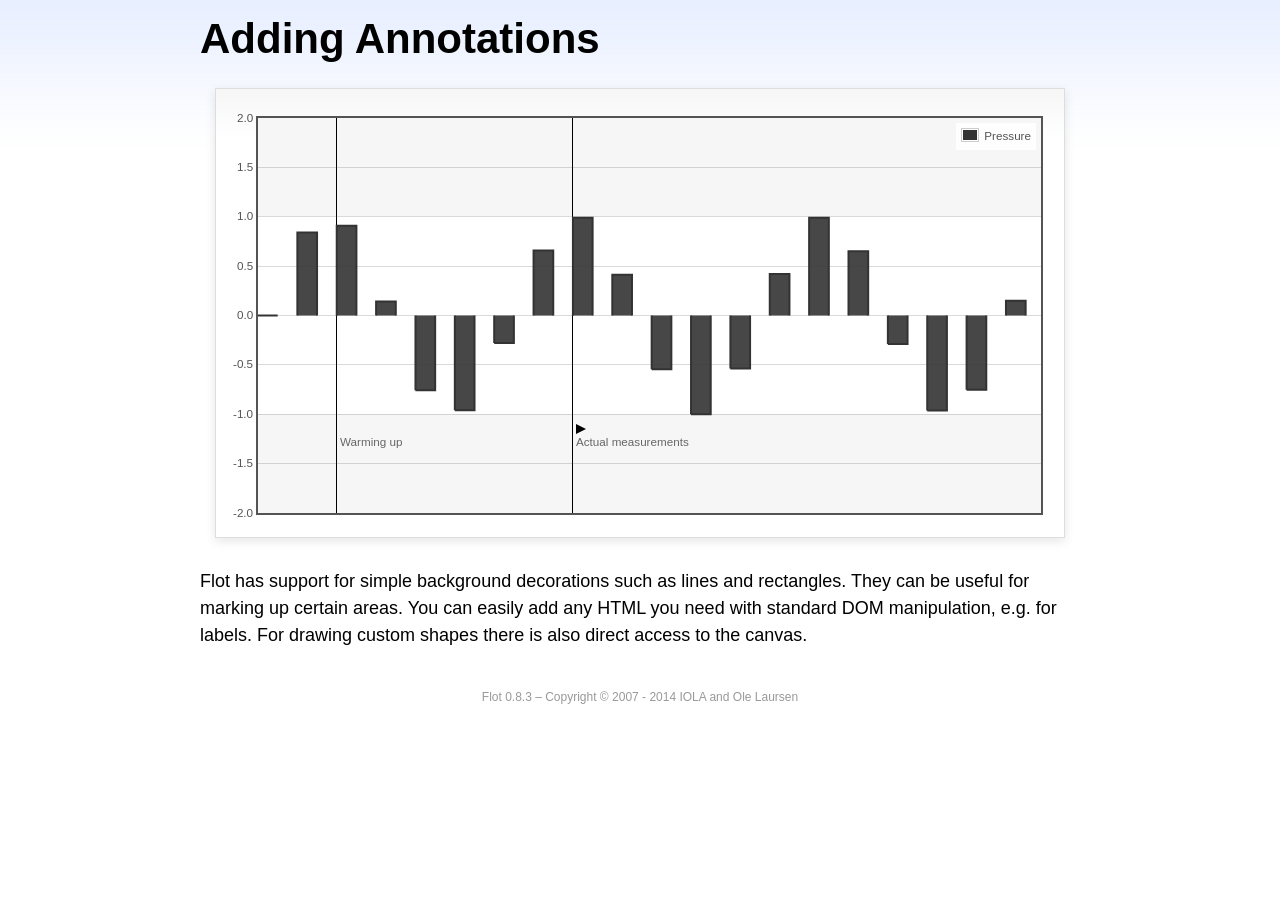
<file: public/backend/libs/flot/examples/annotating/index.html>
<!DOCTYPE html PUBLIC "-//W3C//DTD HTML 4.01//EN" "http://www.w3.org/TR/html4/strict.dtd">
<html>
<head>
	<meta http-equiv="Content-Type" content="text/html; charset=utf-8">
	<title>Flot Examples: Adding Annotations</title>
	<link href="../examples.css" rel="stylesheet" type="text/css">
	<!--[if lte IE 8]><script language="javascript" type="text/javascript" src="../../excanvas.min.js"></script><![endif]-->
	<script language="javascript" type="text/javascript" src="../../jquery.js"></script>
	<script language="javascript" type="text/javascript" src="../../jquery.flot.js"></script>
	<script type="text/javascript">

	$(function() {

		var d1 = [];
		for (var i = 0; i < 20; ++i) {
			d1.push([i, Math.sin(i)]);
		}

		var data = [{ data: d1, label: "Pressure", color: "#333" }];

		var markings = [
			{ color: "#f6f6f6", yaxis: { from: 1 } },
			{ color: "#f6f6f6", yaxis: { to: -1 } },
			{ color: "#000", lineWidth: 1, xaxis: { from: 2, to: 2 } },
			{ color: "#000", lineWidth: 1, xaxis: { from: 8, to: 8 } }
		];

		var placeholder = $("#placeholder");

		var plot = $.plot(placeholder, data, {
			bars: { show: true, barWidth: 0.5, fill: 0.9 },
			xaxis: { ticks: [], autoscaleMargin: 0.02 },
			yaxis: { min: -2, max: 2 },
			grid: { markings: markings }
		});

		var o = plot.pointOffset({ x: 2, y: -1.2});

		// Append it to the placeholder that Flot already uses for positioning

		placeholder.append("<div style='position:absolute;left:" + (o.left + 4) + "px;top:" + o.top + "px;color:#666;font-size:smaller'>Warming up</div>");

		o = plot.pointOffset({ x: 8, y: -1.2});
		placeholder.append("<div style='position:absolute;left:" + (o.left + 4) + "px;top:" + o.top + "px;color:#666;font-size:smaller'>Actual measurements</div>");

		// Draw a little arrow on top of the last label to demonstrate canvas
		// drawing

		var ctx = plot.getCanvas().getContext("2d");
		ctx.beginPath();
		o.left += 4;
		ctx.moveTo(o.left, o.top);
		ctx.lineTo(o.left, o.top - 10);
		ctx.lineTo(o.left + 10, o.top - 5);
		ctx.lineTo(o.left, o.top);
		ctx.fillStyle = "#000";
		ctx.fill();

		// Add the Flot version string to the footer

		$("#footer").prepend("Flot " + $.plot.version + " &ndash; ");
	});

	</script>
</head>
<body>

	<div id="header">
		<h2>Adding Annotations</h2>
	</div>

	<div id="content">

		<div class="demo-container">
			<div id="placeholder" class="demo-placeholder"></div>
		</div>

		<p>Flot has support for simple background decorations such as lines and rectangles. They can be useful for marking up certain areas. You can easily add any HTML you need with standard DOM manipulation, e.g. for labels. For drawing custom shapes there is also direct access to the canvas.</p>

	</div>

	<div id="footer">
		Copyright &copy; 2007 - 2014 IOLA and Ole Laursen
	</div>

</body>
</html>
</file>
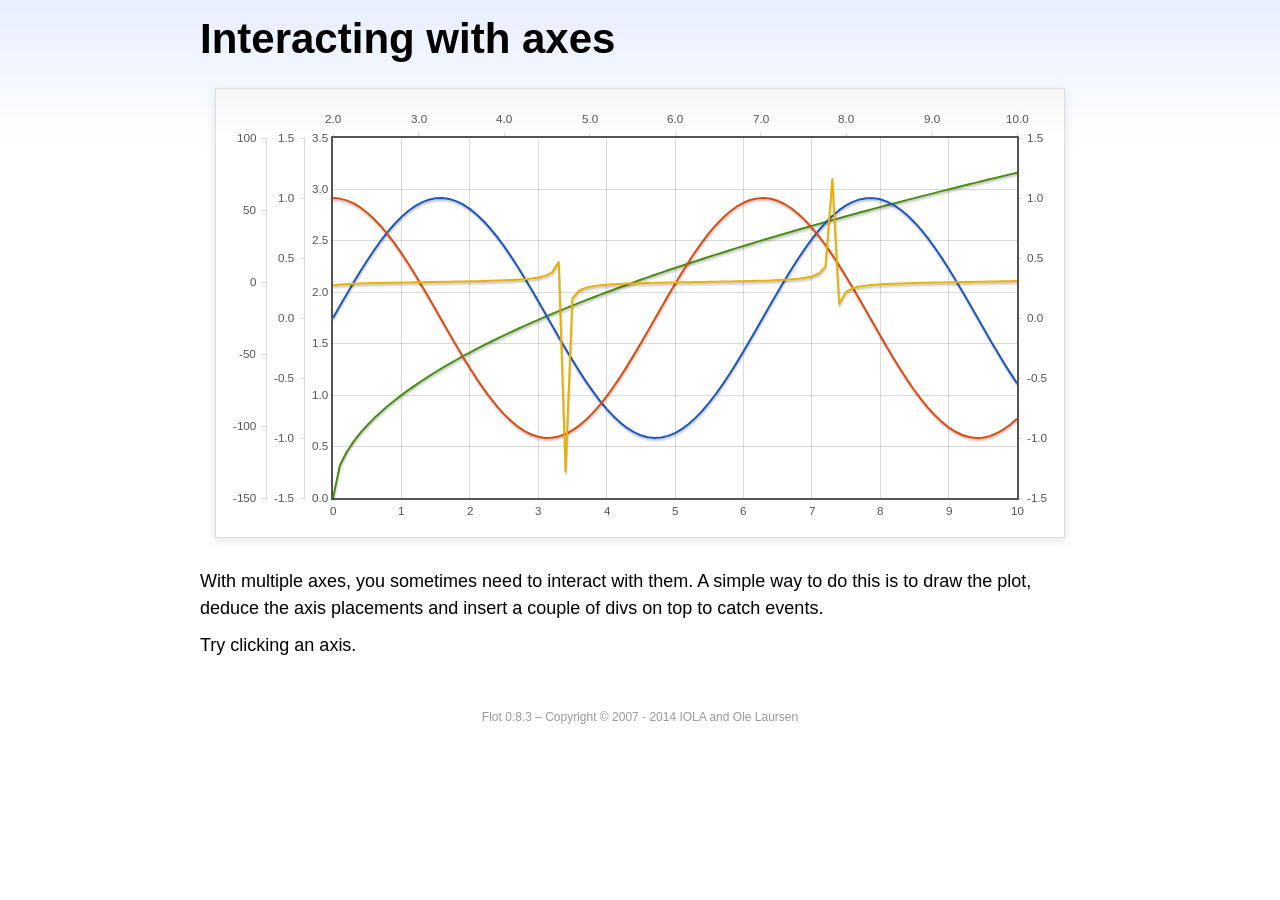
<file: public/backend/libs/flot/examples/axes-interacting/index.html>
<!DOCTYPE html PUBLIC "-//W3C//DTD HTML 4.01//EN" "http://www.w3.org/TR/html4/strict.dtd">
<html>
<head>
	<meta http-equiv="Content-Type" content="text/html; charset=utf-8">
	<title>Flot Examples: Interacting with axes</title>
	<link href="../examples.css" rel="stylesheet" type="text/css">
	<!--[if lte IE 8]><script language="javascript" type="text/javascript" src="../../excanvas.min.js"></script><![endif]-->
	<script language="javascript" type="text/javascript" src="../../jquery.js"></script>
	<script language="javascript" type="text/javascript" src="../../jquery.flot.js"></script>
	<script type="text/javascript">

	$(function() {

		function generate(start, end, fn) {
			var res = [];
			for (var i = 0; i <= 100; ++i) {
				var x = start + i / 100 * (end - start);
				res.push([x, fn(x)]);
			}
			return res;
		}

		var data = [
			{ data: generate(0, 10, function (x) { return Math.sqrt(x);}), xaxis: 1, yaxis:1 },
			{ data: generate(0, 10, function (x) { return Math.sin(x);}), xaxis: 1, yaxis:2 },
			{ data: generate(0, 10, function (x) { return Math.cos(x);}), xaxis: 1, yaxis:3 },
			{ data: generate(2, 10, function (x) { return Math.tan(x);}), xaxis: 2, yaxis: 4 }
		];

		var plot = $.plot("#placeholder", data, {
			xaxes: [
				{ position: 'bottom' },
				{ position: 'top'}
			],
			yaxes: [
				{ position: 'left' },
				{ position: 'left' },
				{ position: 'right' },
				{ position: 'left' }
			]
		});

		// Create a div for each axis

		$.each(plot.getAxes(), function (i, axis) {
			if (!axis.show)
				return;

			var box = axis.box;

			$("<div class='axisTarget' style='position:absolute; left:" + box.left + "px; top:" + box.top + "px; width:" + box.width +  "px; height:" + box.height + "px'></div>")
				.data("axis.direction", axis.direction)
				.data("axis.n", axis.n)
				.css({ backgroundColor: "#f00", opacity: 0, cursor: "pointer" })
				.appendTo(plot.getPlaceholder())
				.hover(
					function () { $(this).css({ opacity: 0.10 }) },
					function () { $(this).css({ opacity: 0 }) }
				)
				.click(function () {
					$("#click").text("You clicked the " + axis.direction + axis.n + "axis!")
				});
		});

		// Add the Flot version string to the footer

		$("#footer").prepend("Flot " + $.plot.version + " &ndash; ");
	});

	</script>
</head>
<body>

	<div id="header">
		<h2>Interacting with axes</h2>
	</div>

	<div id="content">

		<div class="demo-container">
			<div id="placeholder" class="demo-placeholder"></div>
		</div>

		<p>With multiple axes, you sometimes need to interact with them. A simple way to do this is to draw the plot, deduce the axis placements and insert a couple of divs on top to catch events.</p>

		<p>Try clicking an axis.</p>

		<p id="click"></p>

	</div>

	<div id="footer">
		Copyright &copy; 2007 - 2014 IOLA and Ole Laursen
	</div>

</body>
</html>
</file>
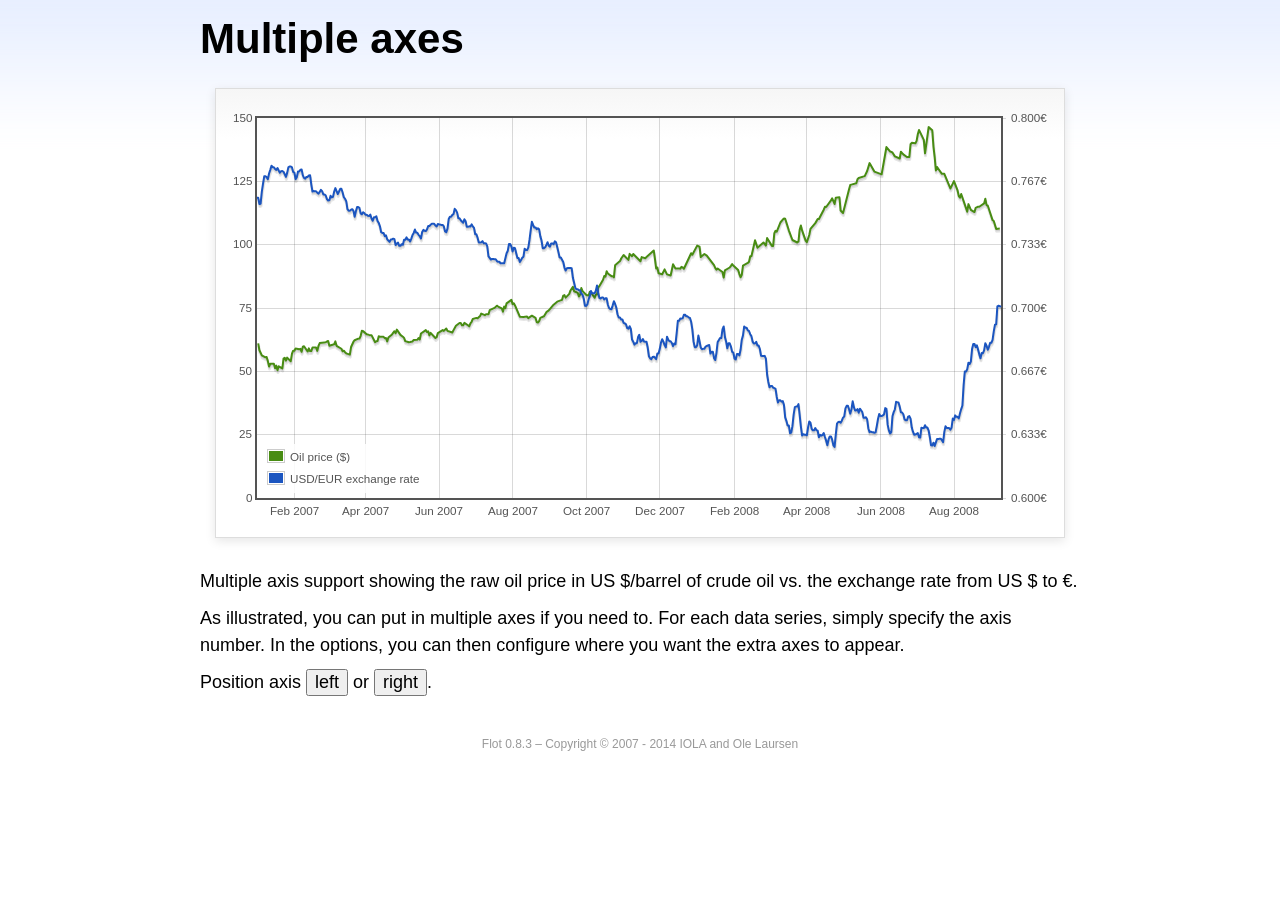
<file: public/backend/libs/flot/examples/axes-multiple/index.html>
<!DOCTYPE html PUBLIC "-//W3C//DTD HTML 4.01//EN" "http://www.w3.org/TR/html4/strict.dtd">
<html>
<head>
	<meta http-equiv="Content-Type" content="text/html; charset=utf-8">
	<title>Flot Examples: Multiple Axes</title>
	<link href="../examples.css" rel="stylesheet" type="text/css">
	<!--[if lte IE 8]><script language="javascript" type="text/javascript" src="../../excanvas.min.js"></script><![endif]-->
	<script language="javascript" type="text/javascript" src="../../jquery.js"></script>
	<script language="javascript" type="text/javascript" src="../../jquery.flot.js"></script>
	<script language="javascript" type="text/javascript" src="../../jquery.flot.time.js"></script>
	<script type="text/javascript">

	$(function() {

		var oilprices = [[1167692400000,61.05], [1167778800000,58.32], [1167865200000,57.35], [1167951600000,56.31], [1168210800000,55.55], [1168297200000,55.64], [1168383600000,54.02], [1168470000000,51.88], [1168556400000,52.99], [1168815600000,52.99], [1168902000000,51.21], [1168988400000,52.24], [1169074800000,50.48], [1169161200000,51.99], [1169420400000,51.13], [1169506800000,55.04], [1169593200000,55.37], [1169679600000,54.23], [1169766000000,55.42], [1170025200000,54.01], [1170111600000,56.97], [1170198000000,58.14], [1170284400000,58.14], [1170370800000,59.02], [1170630000000,58.74], [1170716400000,58.88], [1170802800000,57.71], [1170889200000,59.71], [1170975600000,59.89], [1171234800000,57.81], [1171321200000,59.06], [1171407600000,58.00], [1171494000000,57.99], [1171580400000,59.39], [1171839600000,59.39], [1171926000000,58.07], [1172012400000,60.07], [1172098800000,61.14], [1172444400000,61.39], [1172530800000,61.46], [1172617200000,61.79], [1172703600000,62.00], [1172790000000,60.07], [1173135600000,60.69], [1173222000000,61.82], [1173308400000,60.05], [1173654000000,58.91], [1173740400000,57.93], [1173826800000,58.16], [1173913200000,57.55], [1173999600000,57.11], [1174258800000,56.59], [1174345200000,59.61], [1174518000000,61.69], [1174604400000,62.28], [1174860000000,62.91], [1174946400000,62.93], [1175032800000,64.03], [1175119200000,66.03], [1175205600000,65.87], [1175464800000,64.64], [1175637600000,64.38], [1175724000000,64.28], [1175810400000,64.28], [1176069600000,61.51], [1176156000000,61.89], [1176242400000,62.01], [1176328800000,63.85], [1176415200000,63.63], [1176674400000,63.61], [1176760800000,63.10], [1176847200000,63.13], [1176933600000,61.83], [1177020000000,63.38], [1177279200000,64.58], [1177452000000,65.84], [1177538400000,65.06], [1177624800000,66.46], [1177884000000,64.40], [1178056800000,63.68], [1178143200000,63.19], [1178229600000,61.93], [1178488800000,61.47], [1178575200000,61.55], [1178748000000,61.81], [1178834400000,62.37], [1179093600000,62.46], [1179180000000,63.17], [1179266400000,62.55], [1179352800000,64.94], [1179698400000,66.27], [1179784800000,65.50], [1179871200000,65.77], [1179957600000,64.18], [1180044000000,65.20], [1180389600000,63.15], [1180476000000,63.49], [1180562400000,65.08], [1180908000000,66.30], [1180994400000,65.96], [1181167200000,66.93], [1181253600000,65.98], [1181599200000,65.35], [1181685600000,66.26], [1181858400000,68.00], [1182117600000,69.09], [1182204000000,69.10], [1182290400000,68.19], [1182376800000,68.19], [1182463200000,69.14], [1182722400000,68.19], [1182808800000,67.77], [1182895200000,68.97], [1182981600000,69.57], [1183068000000,70.68], [1183327200000,71.09], [1183413600000,70.92], [1183586400000,71.81], [1183672800000,72.81], [1183932000000,72.19], [1184018400000,72.56], [1184191200000,72.50], [1184277600000,74.15], [1184623200000,75.05], [1184796000000,75.92], [1184882400000,75.57], [1185141600000,74.89], [1185228000000,73.56], [1185314400000,75.57], [1185400800000,74.95], [1185487200000,76.83], [1185832800000,78.21], [1185919200000,76.53], [1186005600000,76.86], [1186092000000,76.00], [1186437600000,71.59], [1186696800000,71.47], [1186956000000,71.62], [1187042400000,71.00], [1187301600000,71.98], [1187560800000,71.12], [1187647200000,69.47], [1187733600000,69.26], [1187820000000,69.83], [1187906400000,71.09], [1188165600000,71.73], [1188338400000,73.36], [1188511200000,74.04], [1188856800000,76.30], [1189116000000,77.49], [1189461600000,78.23], [1189548000000,79.91], [1189634400000,80.09], [1189720800000,79.10], [1189980000000,80.57], [1190066400000,81.93], [1190239200000,83.32], [1190325600000,81.62], [1190584800000,80.95], [1190671200000,79.53], [1190757600000,80.30], [1190844000000,82.88], [1190930400000,81.66], [1191189600000,80.24], [1191276000000,80.05], [1191362400000,79.94], [1191448800000,81.44], [1191535200000,81.22], [1191794400000,79.02], [1191880800000,80.26], [1191967200000,80.30], [1192053600000,83.08], [1192140000000,83.69], [1192399200000,86.13], [1192485600000,87.61], [1192572000000,87.40], [1192658400000,89.47], [1192744800000,88.60], [1193004000000,87.56], [1193090400000,87.56], [1193176800000,87.10], [1193263200000,91.86], [1193612400000,93.53], [1193698800000,94.53], [1193871600000,95.93], [1194217200000,93.98], [1194303600000,96.37], [1194476400000,95.46], [1194562800000,96.32], [1195081200000,93.43], [1195167600000,95.10], [1195426800000,94.64], [1195513200000,95.10], [1196031600000,97.70], [1196118000000,94.42], [1196204400000,90.62], [1196290800000,91.01], [1196377200000,88.71], [1196636400000,88.32], [1196809200000,90.23], [1196982000000,88.28], [1197241200000,87.86], [1197327600000,90.02], [1197414000000,92.25], [1197586800000,90.63], [1197846000000,90.63], [1197932400000,90.49], [1198018800000,91.24], [1198105200000,91.06], [1198191600000,90.49], [1198710000000,96.62], [1198796400000,96.00], [1199142000000,99.62], [1199314800000,99.18], [1199401200000,95.09], [1199660400000,96.33], [1199833200000,95.67], [1200351600000,91.90], [1200438000000,90.84], [1200524400000,90.13], [1200610800000,90.57], [1200956400000,89.21], [1201042800000,86.99], [1201129200000,89.85], [1201474800000,90.99], [1201561200000,91.64], [1201647600000,92.33], [1201734000000,91.75], [1202079600000,90.02], [1202166000000,88.41], [1202252400000,87.14], [1202338800000,88.11], [1202425200000,91.77], [1202770800000,92.78], [1202857200000,93.27], [1202943600000,95.46], [1203030000000,95.46], [1203289200000,101.74], [1203462000000,98.81], [1203894000000,100.88], [1204066800000,99.64], [1204153200000,102.59], [1204239600000,101.84], [1204498800000,99.52], [1204585200000,99.52], [1204671600000,104.52], [1204758000000,105.47], [1204844400000,105.15], [1205103600000,108.75], [1205276400000,109.92], [1205362800000,110.33], [1205449200000,110.21], [1205708400000,105.68], [1205967600000,101.84], [1206313200000,100.86], [1206399600000,101.22], [1206486000000,105.90], [1206572400000,107.58], [1206658800000,105.62], [1206914400000,101.58], [1207000800000,100.98], [1207173600000,103.83], [1207260000000,106.23], [1207605600000,108.50], [1207778400000,110.11], [1207864800000,110.14], [1208210400000,113.79], [1208296800000,114.93], [1208383200000,114.86], [1208728800000,117.48], [1208815200000,118.30], [1208988000000,116.06], [1209074400000,118.52], [1209333600000,118.75], [1209420000000,113.46], [1209592800000,112.52], [1210024800000,121.84], [1210111200000,123.53], [1210197600000,123.69], [1210543200000,124.23], [1210629600000,125.80], [1210716000000,126.29], [1211148000000,127.05], [1211320800000,129.07], [1211493600000,132.19], [1211839200000,128.85], [1212357600000,127.76], [1212703200000,138.54], [1212962400000,136.80], [1213135200000,136.38], [1213308000000,134.86], [1213653600000,134.01], [1213740000000,136.68], [1213912800000,135.65], [1214172000000,134.62], [1214258400000,134.62], [1214344800000,134.62], [1214431200000,139.64], [1214517600000,140.21], [1214776800000,140.00], [1214863200000,140.97], [1214949600000,143.57], [1215036000000,145.29], [1215381600000,141.37], [1215468000000,136.04], [1215727200000,146.40], [1215986400000,145.18], [1216072800000,138.74], [1216159200000,134.60], [1216245600000,129.29], [1216332000000,130.65], [1216677600000,127.95], [1216850400000,127.95], [1217282400000,122.19], [1217455200000,124.08], [1217541600000,125.10], [1217800800000,121.41], [1217887200000,119.17], [1217973600000,118.58], [1218060000000,120.02], [1218405600000,114.45], [1218492000000,113.01], [1218578400000,116.00], [1218751200000,113.77], [1219010400000,112.87], [1219096800000,114.53], [1219269600000,114.98], [1219356000000,114.98], [1219701600000,116.27], [1219788000000,118.15], [1219874400000,115.59], [1219960800000,115.46], [1220306400000,109.71], [1220392800000,109.35], [1220565600000,106.23], [1220824800000,106.34]];

		var exchangerates = [[1167606000000,0.7580], [1167692400000,0.7580], [1167778800000,0.75470], [1167865200000,0.75490], [1167951600000,0.76130], [1168038000000,0.76550], [1168124400000,0.76930], [1168210800000,0.76940], [1168297200000,0.76880], [1168383600000,0.76780], [1168470000000,0.77080], [1168556400000,0.77270], [1168642800000,0.77490], [1168729200000,0.77410], [1168815600000,0.77410], [1168902000000,0.77320], [1168988400000,0.77270], [1169074800000,0.77370], [1169161200000,0.77240], [1169247600000,0.77120], [1169334000000,0.7720], [1169420400000,0.77210], [1169506800000,0.77170], [1169593200000,0.77040], [1169679600000,0.7690], [1169766000000,0.77110], [1169852400000,0.7740], [1169938800000,0.77450], [1170025200000,0.77450], [1170111600000,0.7740], [1170198000000,0.77160], [1170284400000,0.77130], [1170370800000,0.76780], [1170457200000,0.76880], [1170543600000,0.77180], [1170630000000,0.77180], [1170716400000,0.77280], [1170802800000,0.77290], [1170889200000,0.76980], [1170975600000,0.76850], [1171062000000,0.76810], [1171148400000,0.7690], [1171234800000,0.7690], [1171321200000,0.76980], [1171407600000,0.76990], [1171494000000,0.76510], [1171580400000,0.76130], [1171666800000,0.76160], [1171753200000,0.76140], [1171839600000,0.76140], [1171926000000,0.76070], [1172012400000,0.76020], [1172098800000,0.76110], [1172185200000,0.76220], [1172271600000,0.76150], [1172358000000,0.75980], [1172444400000,0.75980], [1172530800000,0.75920], [1172617200000,0.75730], [1172703600000,0.75660], [1172790000000,0.75670], [1172876400000,0.75910], [1172962800000,0.75820], [1173049200000,0.75850], [1173135600000,0.76130], [1173222000000,0.76310], [1173308400000,0.76150], [1173394800000,0.760], [1173481200000,0.76130], [1173567600000,0.76270], [1173654000000,0.76270], [1173740400000,0.76080], [1173826800000,0.75830], [1173913200000,0.75750], [1173999600000,0.75620], [1174086000000,0.7520], [1174172400000,0.75120], [1174258800000,0.75120], [1174345200000,0.75170], [1174431600000,0.7520], [1174518000000,0.75110], [1174604400000,0.7480], [1174690800000,0.75090], [1174777200000,0.75310], [1174860000000,0.75310], [1174946400000,0.75270], [1175032800000,0.74980], [1175119200000,0.74930], [1175205600000,0.75040], [1175292000000,0.750], [1175378400000,0.74910], [1175464800000,0.74910], [1175551200000,0.74850], [1175637600000,0.74840], [1175724000000,0.74920], [1175810400000,0.74710], [1175896800000,0.74590], [1175983200000,0.74770], [1176069600000,0.74770], [1176156000000,0.74830], [1176242400000,0.74580], [1176328800000,0.74480], [1176415200000,0.7430], [1176501600000,0.73990], [1176588000000,0.73950], [1176674400000,0.73950], [1176760800000,0.73780], [1176847200000,0.73820], [1176933600000,0.73620], [1177020000000,0.73550], [1177106400000,0.73480], [1177192800000,0.73610], [1177279200000,0.73610], [1177365600000,0.73650], [1177452000000,0.73620], [1177538400000,0.73310], [1177624800000,0.73390], [1177711200000,0.73440], [1177797600000,0.73270], [1177884000000,0.73270], [1177970400000,0.73360], [1178056800000,0.73330], [1178143200000,0.73590], [1178229600000,0.73590], [1178316000000,0.73720], [1178402400000,0.7360], [1178488800000,0.7360], [1178575200000,0.7350], [1178661600000,0.73650], [1178748000000,0.73840], [1178834400000,0.73950], [1178920800000,0.74130], [1179007200000,0.73970], [1179093600000,0.73960], [1179180000000,0.73850], [1179266400000,0.73780], [1179352800000,0.73660], [1179439200000,0.740], [1179525600000,0.74110], [1179612000000,0.74060], [1179698400000,0.74050], [1179784800000,0.74140], [1179871200000,0.74310], [1179957600000,0.74310], [1180044000000,0.74380], [1180130400000,0.74430], [1180216800000,0.74430], [1180303200000,0.74430], [1180389600000,0.74340], [1180476000000,0.74290], [1180562400000,0.74420], [1180648800000,0.7440], [1180735200000,0.74390], [1180821600000,0.74370], [1180908000000,0.74370], [1180994400000,0.74290], [1181080800000,0.74030], [1181167200000,0.73990], [1181253600000,0.74180], [1181340000000,0.74680], [1181426400000,0.7480], [1181512800000,0.7480], [1181599200000,0.7490], [1181685600000,0.74940], [1181772000000,0.75220], [1181858400000,0.75150], [1181944800000,0.75020], [1182031200000,0.74720], [1182117600000,0.74720], [1182204000000,0.74620], [1182290400000,0.74550], [1182376800000,0.74490], [1182463200000,0.74670], [1182549600000,0.74580], [1182636000000,0.74270], [1182722400000,0.74270], [1182808800000,0.7430], [1182895200000,0.74290], [1182981600000,0.7440], [1183068000000,0.7430], [1183154400000,0.74220], [1183240800000,0.73880], [1183327200000,0.73880], [1183413600000,0.73690], [1183500000000,0.73450], [1183586400000,0.73450], [1183672800000,0.73450], [1183759200000,0.73520], [1183845600000,0.73410], [1183932000000,0.73410], [1184018400000,0.7340], [1184104800000,0.73240], [1184191200000,0.72720], [1184277600000,0.72640], [1184364000000,0.72550], [1184450400000,0.72580], [1184536800000,0.72580], [1184623200000,0.72560], [1184709600000,0.72570], [1184796000000,0.72470], [1184882400000,0.72430], [1184968800000,0.72440], [1185055200000,0.72350], [1185141600000,0.72350], [1185228000000,0.72350], [1185314400000,0.72350], [1185400800000,0.72620], [1185487200000,0.72880], [1185573600000,0.73010], [1185660000000,0.73370], [1185746400000,0.73370], [1185832800000,0.73240], [1185919200000,0.72970], [1186005600000,0.73170], [1186092000000,0.73150], [1186178400000,0.72880], [1186264800000,0.72630], [1186351200000,0.72630], [1186437600000,0.72420], [1186524000000,0.72530], [1186610400000,0.72640], [1186696800000,0.7270], [1186783200000,0.73120], [1186869600000,0.73050], [1186956000000,0.73050], [1187042400000,0.73180], [1187128800000,0.73580], [1187215200000,0.74090], [1187301600000,0.74540], [1187388000000,0.74370], [1187474400000,0.74240], [1187560800000,0.74240], [1187647200000,0.74150], [1187733600000,0.74190], [1187820000000,0.74140], [1187906400000,0.73770], [1187992800000,0.73550], [1188079200000,0.73150], [1188165600000,0.73150], [1188252000000,0.7320], [1188338400000,0.73320], [1188424800000,0.73460], [1188511200000,0.73280], [1188597600000,0.73230], [1188684000000,0.7340], [1188770400000,0.7340], [1188856800000,0.73360], [1188943200000,0.73510], [1189029600000,0.73460], [1189116000000,0.73210], [1189202400000,0.72940], [1189288800000,0.72660], [1189375200000,0.72660], [1189461600000,0.72540], [1189548000000,0.72420], [1189634400000,0.72130], [1189720800000,0.71970], [1189807200000,0.72090], [1189893600000,0.7210], [1189980000000,0.7210], [1190066400000,0.7210], [1190152800000,0.72090], [1190239200000,0.71590], [1190325600000,0.71330], [1190412000000,0.71050], [1190498400000,0.70990], [1190584800000,0.70990], [1190671200000,0.70930], [1190757600000,0.70930], [1190844000000,0.70760], [1190930400000,0.7070], [1191016800000,0.70490], [1191103200000,0.70120], [1191189600000,0.70110], [1191276000000,0.70190], [1191362400000,0.70460], [1191448800000,0.70630], [1191535200000,0.70890], [1191621600000,0.70770], [1191708000000,0.70770], [1191794400000,0.70770], [1191880800000,0.70910], [1191967200000,0.71180], [1192053600000,0.70790], [1192140000000,0.70530], [1192226400000,0.7050], [1192312800000,0.70550], [1192399200000,0.70550], [1192485600000,0.70450], [1192572000000,0.70510], [1192658400000,0.70510], [1192744800000,0.70170], [1192831200000,0.70], [1192917600000,0.69950], [1193004000000,0.69940], [1193090400000,0.70140], [1193176800000,0.70360], [1193263200000,0.70210], [1193349600000,0.70020], [1193436000000,0.69670], [1193522400000,0.6950], [1193612400000,0.6950], [1193698800000,0.69390], [1193785200000,0.6940], [1193871600000,0.69220], [1193958000000,0.69190], [1194044400000,0.69140], [1194130800000,0.68940], [1194217200000,0.68910], [1194303600000,0.69040], [1194390000000,0.6890], [1194476400000,0.68340], [1194562800000,0.68230], [1194649200000,0.68070], [1194735600000,0.68150], [1194822000000,0.68150], [1194908400000,0.68470], [1194994800000,0.68590], [1195081200000,0.68220], [1195167600000,0.68270], [1195254000000,0.68370], [1195340400000,0.68230], [1195426800000,0.68220], [1195513200000,0.68220], [1195599600000,0.67920], [1195686000000,0.67460], [1195772400000,0.67350], [1195858800000,0.67310], [1195945200000,0.67420], [1196031600000,0.67440], [1196118000000,0.67390], [1196204400000,0.67310], [1196290800000,0.67610], [1196377200000,0.67610], [1196463600000,0.67850], [1196550000000,0.68180], [1196636400000,0.68360], [1196722800000,0.68230], [1196809200000,0.68050], [1196895600000,0.67930], [1196982000000,0.68490], [1197068400000,0.68330], [1197154800000,0.68250], [1197241200000,0.68250], [1197327600000,0.68160], [1197414000000,0.67990], [1197500400000,0.68130], [1197586800000,0.68090], [1197673200000,0.68680], [1197759600000,0.69330], [1197846000000,0.69330], [1197932400000,0.69450], [1198018800000,0.69440], [1198105200000,0.69460], [1198191600000,0.69640], [1198278000000,0.69650], [1198364400000,0.69560], [1198450800000,0.69560], [1198537200000,0.6950], [1198623600000,0.69480], [1198710000000,0.69280], [1198796400000,0.68870], [1198882800000,0.68240], [1198969200000,0.67940], [1199055600000,0.67940], [1199142000000,0.68030], [1199228400000,0.68550], [1199314800000,0.68240], [1199401200000,0.67910], [1199487600000,0.67830], [1199574000000,0.67850], [1199660400000,0.67850], [1199746800000,0.67970], [1199833200000,0.680], [1199919600000,0.68030], [1200006000000,0.68050], [1200092400000,0.6760], [1200178800000,0.6770], [1200265200000,0.6770], [1200351600000,0.67360], [1200438000000,0.67260], [1200524400000,0.67640], [1200610800000,0.68210], [1200697200000,0.68310], [1200783600000,0.68420], [1200870000000,0.68420], [1200956400000,0.68870], [1201042800000,0.69030], [1201129200000,0.68480], [1201215600000,0.68240], [1201302000000,0.67880], [1201388400000,0.68140], [1201474800000,0.68140], [1201561200000,0.67970], [1201647600000,0.67690], [1201734000000,0.67650], [1201820400000,0.67330], [1201906800000,0.67290], [1201993200000,0.67580], [1202079600000,0.67580], [1202166000000,0.6750], [1202252400000,0.6780], [1202338800000,0.68330], [1202425200000,0.68560], [1202511600000,0.69030], [1202598000000,0.68960], [1202684400000,0.68960], [1202770800000,0.68820], [1202857200000,0.68790], [1202943600000,0.68620], [1203030000000,0.68520], [1203116400000,0.68230], [1203202800000,0.68130], [1203289200000,0.68130], [1203375600000,0.68220], [1203462000000,0.68020], [1203548400000,0.68020], [1203634800000,0.67840], [1203721200000,0.67480], [1203807600000,0.67470], [1203894000000,0.67470], [1203980400000,0.67480], [1204066800000,0.67330], [1204153200000,0.6650], [1204239600000,0.66110], [1204326000000,0.65830], [1204412400000,0.6590], [1204498800000,0.6590], [1204585200000,0.65810], [1204671600000,0.65780], [1204758000000,0.65740], [1204844400000,0.65320], [1204930800000,0.65020], [1205017200000,0.65140], [1205103600000,0.65140], [1205190000000,0.65070], [1205276400000,0.6510], [1205362800000,0.64890], [1205449200000,0.64240], [1205535600000,0.64060], [1205622000000,0.63820], [1205708400000,0.63820], [1205794800000,0.63410], [1205881200000,0.63440], [1205967600000,0.63780], [1206054000000,0.64390], [1206140400000,0.64780], [1206226800000,0.64810], [1206313200000,0.64810], [1206399600000,0.64940], [1206486000000,0.64380], [1206572400000,0.63770], [1206658800000,0.63290], [1206745200000,0.63360], [1206831600000,0.63330], [1206914400000,0.63330], [1207000800000,0.6330], [1207087200000,0.63710], [1207173600000,0.64030], [1207260000000,0.63960], [1207346400000,0.63640], [1207432800000,0.63560], [1207519200000,0.63560], [1207605600000,0.63680], [1207692000000,0.63570], [1207778400000,0.63540], [1207864800000,0.6320], [1207951200000,0.63320], [1208037600000,0.63280], [1208124000000,0.63310], [1208210400000,0.63420], [1208296800000,0.63210], [1208383200000,0.63020], [1208469600000,0.62780], [1208556000000,0.63080], [1208642400000,0.63240], [1208728800000,0.63240], [1208815200000,0.63070], [1208901600000,0.62770], [1208988000000,0.62690], [1209074400000,0.63350], [1209160800000,0.63920], [1209247200000,0.640], [1209333600000,0.64010], [1209420000000,0.63960], [1209506400000,0.64070], [1209592800000,0.64230], [1209679200000,0.64290], [1209765600000,0.64720], [1209852000000,0.64850], [1209938400000,0.64860], [1210024800000,0.64670], [1210111200000,0.64440], [1210197600000,0.64670], [1210284000000,0.65090], [1210370400000,0.64780], [1210456800000,0.64610], [1210543200000,0.64610], [1210629600000,0.64680], [1210716000000,0.64490], [1210802400000,0.6470], [1210888800000,0.64610], [1210975200000,0.64520], [1211061600000,0.64220], [1211148000000,0.64220], [1211234400000,0.64250], [1211320800000,0.64140], [1211407200000,0.63660], [1211493600000,0.63460], [1211580000000,0.6350], [1211666400000,0.63460], [1211752800000,0.63460], [1211839200000,0.63430], [1211925600000,0.63460], [1212012000000,0.63790], [1212098400000,0.64160], [1212184800000,0.64420], [1212271200000,0.64310], [1212357600000,0.64310], [1212444000000,0.64350], [1212530400000,0.6440], [1212616800000,0.64730], [1212703200000,0.64690], [1212789600000,0.63860], [1212876000000,0.63560], [1212962400000,0.6340], [1213048800000,0.63460], [1213135200000,0.6430], [1213221600000,0.64520], [1213308000000,0.64670], [1213394400000,0.65060], [1213480800000,0.65040], [1213567200000,0.65030], [1213653600000,0.64810], [1213740000000,0.64510], [1213826400000,0.6450], [1213912800000,0.64410], [1213999200000,0.64140], [1214085600000,0.64090], [1214172000000,0.64090], [1214258400000,0.64280], [1214344800000,0.64310], [1214431200000,0.64180], [1214517600000,0.63710], [1214604000000,0.63490], [1214690400000,0.63330], [1214776800000,0.63340], [1214863200000,0.63380], [1214949600000,0.63420], [1215036000000,0.6320], [1215122400000,0.63180], [1215208800000,0.6370], [1215295200000,0.63680], [1215381600000,0.63680], [1215468000000,0.63830], [1215554400000,0.63710], [1215640800000,0.63710], [1215727200000,0.63550], [1215813600000,0.6320], [1215900000000,0.62770], [1215986400000,0.62760], [1216072800000,0.62910], [1216159200000,0.62740], [1216245600000,0.62930], [1216332000000,0.63110], [1216418400000,0.6310], [1216504800000,0.63120], [1216591200000,0.63120], [1216677600000,0.63040], [1216764000000,0.62940], [1216850400000,0.63480], [1216936800000,0.63780], [1217023200000,0.63680], [1217109600000,0.63680], [1217196000000,0.63680], [1217282400000,0.6360], [1217368800000,0.6370], [1217455200000,0.64180], [1217541600000,0.64110], [1217628000000,0.64350], [1217714400000,0.64270], [1217800800000,0.64270], [1217887200000,0.64190], [1217973600000,0.64460], [1218060000000,0.64680], [1218146400000,0.64870], [1218232800000,0.65940], [1218319200000,0.66660], [1218405600000,0.66660], [1218492000000,0.66780], [1218578400000,0.67120], [1218664800000,0.67050], [1218751200000,0.67180], [1218837600000,0.67840], [1218924000000,0.68110], [1219010400000,0.68110], [1219096800000,0.67940], [1219183200000,0.68040], [1219269600000,0.67810], [1219356000000,0.67560], [1219442400000,0.67350], [1219528800000,0.67630], [1219615200000,0.67620], [1219701600000,0.67770], [1219788000000,0.68150], [1219874400000,0.68020], [1219960800000,0.6780], [1220047200000,0.67960], [1220133600000,0.68170], [1220220000000,0.68170], [1220306400000,0.68320], [1220392800000,0.68770], [1220479200000,0.69120], [1220565600000,0.69140], [1220652000000,0.70090], [1220738400000,0.70120], [1220824800000,0.7010], [1220911200000,0.70050]];

		function euroFormatter(v, axis) {
			return v.toFixed(axis.tickDecimals) + "€";
		}

		function doPlot(position) {
			$.plot("#placeholder", [
				{ data: oilprices, label: "Oil price ($)" },
				{ data: exchangerates, label: "USD/EUR exchange rate", yaxis: 2 }
			], {
				xaxes: [ { mode: "time" } ],
				yaxes: [ { min: 0 }, {
					// align if we are to the right
					alignTicksWithAxis: position == "right" ? 1 : null,
					position: position,
					tickFormatter: euroFormatter
				} ],
				legend: { position: "sw" }
			});
		}

		doPlot("right");

		$("button").click(function () {
			doPlot($(this).text());
		});

		// Add the Flot version string to the footer

		$("#footer").prepend("Flot " + $.plot.version + " &ndash; ");
	});

	</script>
</head>
<body>

	<div id="header">
		<h2>Multiple axes</h2>
	</div>

	<div id="content">

		<div class="demo-container">
			<div id="placeholder" class="demo-placeholder"></div>
		</div>

		<p>Multiple axis support showing the raw oil price in US $/barrel of crude oil vs. the exchange rate from US $ to €.</p>

		<p>As illustrated, you can put in multiple axes if you need to. For each data series, simply specify the axis number. In the options, you can then configure where you want the extra axes to appear.</p>

		<p>Position axis <button>left</button> or <button>right</button>.</p>

	</div>

	<div id="footer">
		Copyright &copy; 2007 - 2014 IOLA and Ole Laursen
	</div>

</body>
</html>
</file>
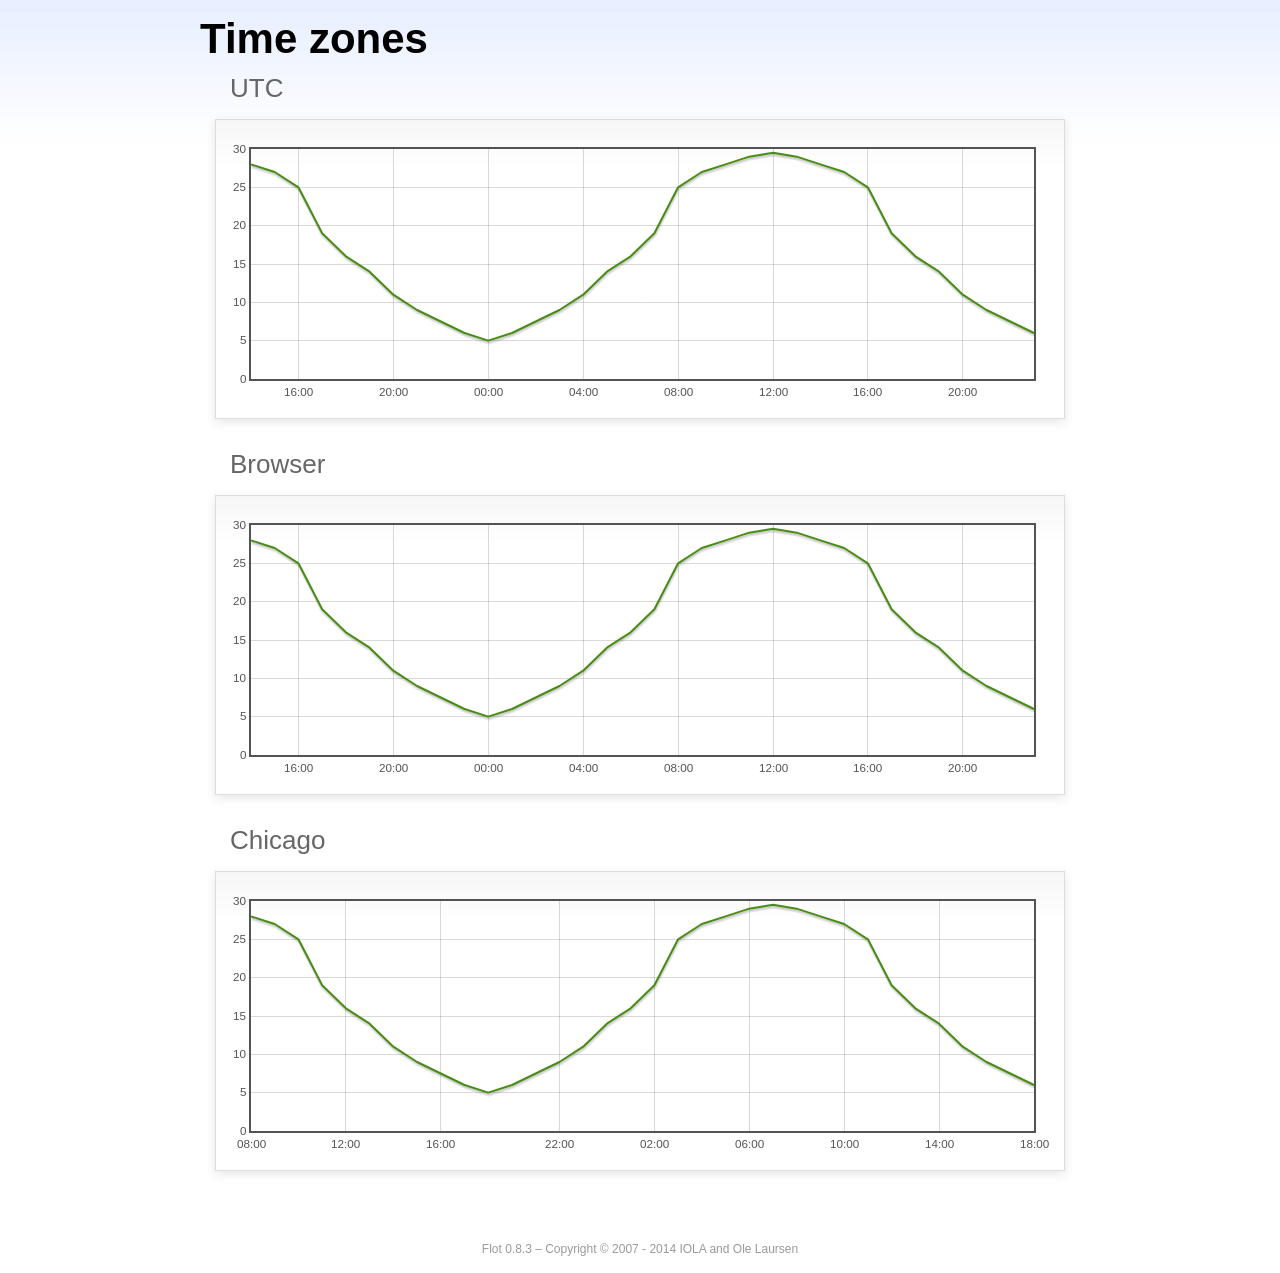
<file: public/backend/libs/flot/examples/axes-time-zones/index.html>
<!DOCTYPE html PUBLIC "-//W3C//DTD HTML 4.01//EN" "http://www.w3.org/TR/html4/strict.dtd">
<html>
<head>
	<meta http-equiv="Content-Type" content="text/html; charset=utf-8">
	<title>Flot Examples: Time zones</title>
	<link href="../examples.css" rel="stylesheet" type="text/css">
	<!--[if lte IE 8]><script language="javascript" type="text/javascript" src="../../excanvas.min.js"></script><![endif]-->
	<script language="javascript" type="text/javascript" src="../../jquery.js"></script>
	<script language="javascript" type="text/javascript" src="../../jquery.flot.js"></script>
	<script language="javascript" type="text/javascript" src="../../jquery.flot.time.js"></script>
	<script language="javascript" type="text/javascript" src="date.js"></script>
	<script type="text/javascript">

	$(function() {

		timezoneJS.timezone.zoneFileBasePath = "tz";
		timezoneJS.timezone.defaultZoneFile = [];
		timezoneJS.timezone.init({async: false});

		var d = [
			[Date.UTC(2011, 2, 12, 14, 0, 0), 28],
			[Date.UTC(2011, 2, 12, 15, 0, 0), 27],
			[Date.UTC(2011, 2, 12, 16, 0, 0), 25],
			[Date.UTC(2011, 2, 12, 17, 0, 0), 19],
			[Date.UTC(2011, 2, 12, 18, 0, 0), 16],
			[Date.UTC(2011, 2, 12, 19, 0, 0), 14],
			[Date.UTC(2011, 2, 12, 20, 0, 0), 11],
			[Date.UTC(2011, 2, 12, 21, 0, 0), 9],
			[Date.UTC(2011, 2, 12, 22, 0, 0), 7.5],
			[Date.UTC(2011, 2, 12, 23, 0, 0), 6],
			[Date.UTC(2011, 2, 13, 0, 0, 0), 5],
			[Date.UTC(2011, 2, 13, 1, 0, 0), 6],
			[Date.UTC(2011, 2, 13, 2, 0, 0), 7.5],
			[Date.UTC(2011, 2, 13, 3, 0, 0), 9],
			[Date.UTC(2011, 2, 13, 4, 0, 0), 11],
			[Date.UTC(2011, 2, 13, 5, 0, 0), 14],
			[Date.UTC(2011, 2, 13, 6, 0, 0), 16],
			[Date.UTC(2011, 2, 13, 7, 0, 0), 19],
			[Date.UTC(2011, 2, 13, 8, 0, 0), 25],
			[Date.UTC(2011, 2, 13, 9, 0, 0), 27],
			[Date.UTC(2011, 2, 13, 10, 0, 0), 28],
			[Date.UTC(2011, 2, 13, 11, 0, 0), 29],
			[Date.UTC(2011, 2, 13, 12, 0, 0), 29.5],
			[Date.UTC(2011, 2, 13, 13, 0, 0), 29],
			[Date.UTC(2011, 2, 13, 14, 0, 0), 28],
			[Date.UTC(2011, 2, 13, 15, 0, 0), 27],
			[Date.UTC(2011, 2, 13, 16, 0, 0), 25],
			[Date.UTC(2011, 2, 13, 17, 0, 0), 19],
			[Date.UTC(2011, 2, 13, 18, 0, 0), 16],
			[Date.UTC(2011, 2, 13, 19, 0, 0), 14],
			[Date.UTC(2011, 2, 13, 20, 0, 0), 11],
			[Date.UTC(2011, 2, 13, 21, 0, 0), 9],
			[Date.UTC(2011, 2, 13, 22, 0, 0), 7.5],
			[Date.UTC(2011, 2, 13, 23, 0, 0), 6]
		];

		var plot = $.plot("#placeholderUTC", [d], {
			xaxis: {
				mode: "time"
			}
		});

		var plot = $.plot("#placeholderLocal", [d], {
			xaxis: {
				mode: "time",
				timezone: "browser"
			}
		});

		var plot = $.plot("#placeholderChicago", [d], {
			xaxis: {
				mode: "time",
				timezone: "America/Chicago"
			}
		});

		// Add the Flot version string to the footer

		$("#footer").prepend("Flot " + $.plot.version + " &ndash; ");
	});

	</script>
</head>
<body>

	<div id="header">
		<h2>Time zones</h2>
	</div>

	<div id="content">

		<h3>UTC</h3>
		<div class="demo-container" style="height: 300px;">
			<div id="placeholderUTC" class="demo-placeholder"></div>
		</div>

		<h3>Browser</h3>
		<div class="demo-container" style="height: 300px;">
			<div id="placeholderLocal" class="demo-placeholder"></div>
		</div>

		<h3>Chicago</h3>
		<div class="demo-container" style="height: 300px;">
			<div id="placeholderChicago" class="demo-placeholder"></div>
		</div>

	</div>

	<div id="footer">
		Copyright &copy; 2007 - 2014 IOLA and Ole Laursen
	</div>

</body>
</html>
</file>
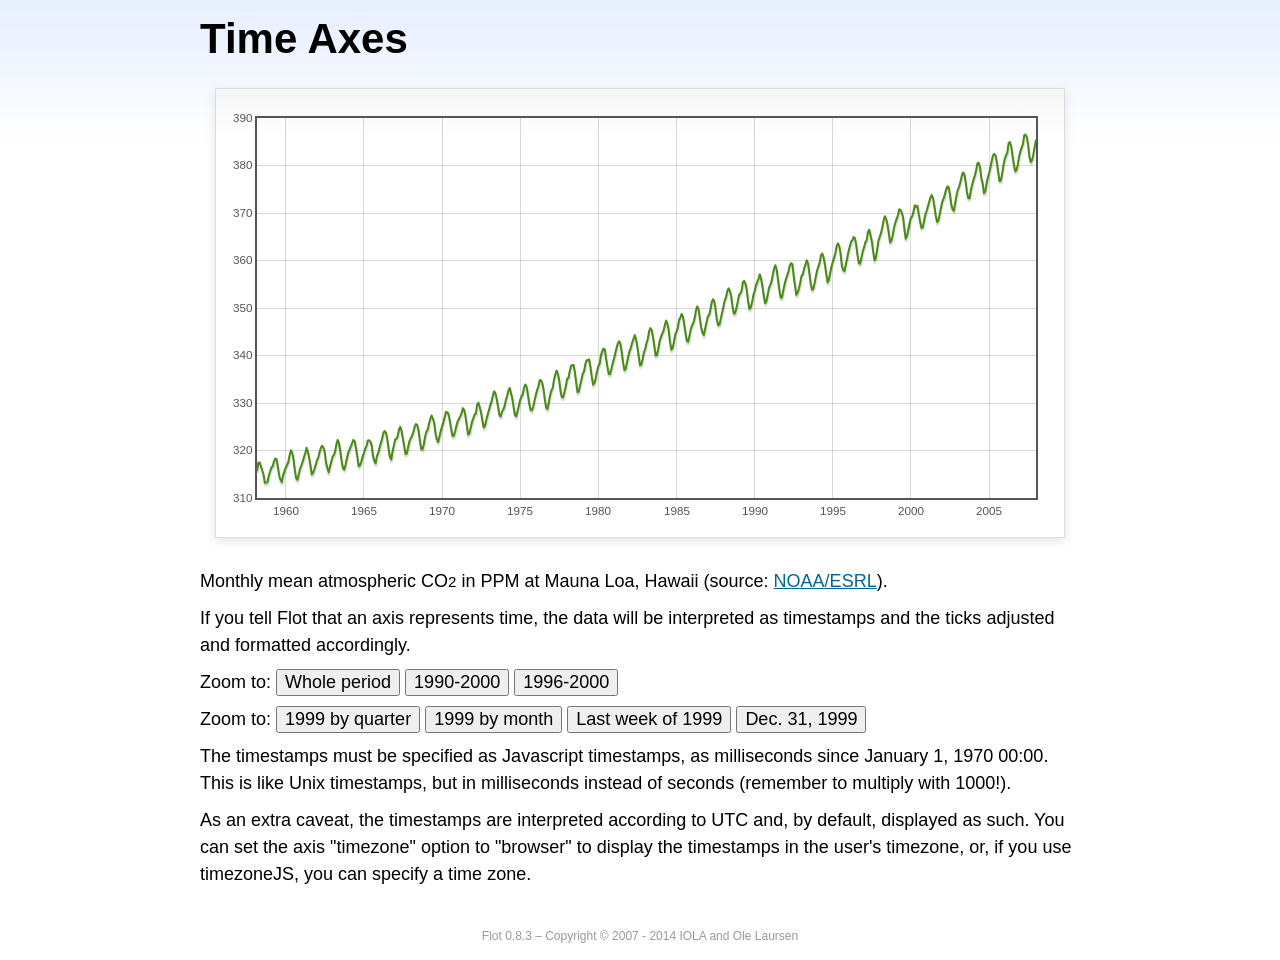
<file: public/backend/libs/flot/examples/axes-time/index.html>
<!DOCTYPE html PUBLIC "-//W3C//DTD HTML 4.01//EN" "http://www.w3.org/TR/html4/strict.dtd">
<html>
<head>
	<meta http-equiv="Content-Type" content="text/html; charset=utf-8">
	<title>Flot Examples: Time Axes</title>
	<link href="../examples.css" rel="stylesheet" type="text/css">
	<!--[if lte IE 8]><script language="javascript" type="text/javascript" src="../../excanvas.min.js"></script><![endif]-->
	<script language="javascript" type="text/javascript" src="../../jquery.js"></script>
	<script language="javascript" type="text/javascript" src="../../jquery.flot.js"></script>
	<script language="javascript" type="text/javascript" src="../../jquery.flot.time.js"></script>
	<script type="text/javascript">

	$(function() {

		var d = [[-373597200000, 315.71], [-370918800000, 317.45], [-368326800000, 317.50], [-363056400000, 315.86], [-360378000000, 314.93], [-357699600000, 313.19], [-352429200000, 313.34], [-349837200000, 314.67], [-347158800000, 315.58], [-344480400000, 316.47], [-342061200000, 316.65], [-339382800000, 317.71], [-336790800000, 318.29], [-334112400000, 318.16], [-331520400000, 316.55], [-328842000000, 314.80], [-326163600000, 313.84], [-323571600000, 313.34], [-320893200000, 314.81], [-318301200000, 315.59], [-315622800000, 316.43], [-312944400000, 316.97], [-310438800000, 317.58], [-307760400000, 319.03], [-305168400000, 320.03], [-302490000000, 319.59], [-299898000000, 318.18], [-297219600000, 315.91], [-294541200000, 314.16], [-291949200000, 313.83], [-289270800000, 315.00], [-286678800000, 316.19], [-284000400000, 316.89], [-281322000000, 317.70], [-278902800000, 318.54], [-276224400000, 319.48], [-273632400000, 320.58], [-270954000000, 319.78], [-268362000000, 318.58], [-265683600000, 316.79], [-263005200000, 314.99], [-260413200000, 315.31], [-257734800000, 316.10], [-255142800000, 317.01], [-252464400000, 317.94], [-249786000000, 318.56], [-247366800000, 319.69], [-244688400000, 320.58], [-242096400000, 321.01], [-239418000000, 320.61], [-236826000000, 319.61], [-234147600000, 317.40], [-231469200000, 316.26], [-228877200000, 315.42], [-226198800000, 316.69], [-223606800000, 317.69], [-220928400000, 318.74], [-218250000000, 319.08], [-215830800000, 319.86], [-213152400000, 321.39], [-210560400000, 322.24], [-207882000000, 321.47], [-205290000000, 319.74], [-202611600000, 317.77], [-199933200000, 316.21], [-197341200000, 315.99], [-194662800000, 317.07], [-192070800000, 318.36], [-189392400000, 319.57], [-178938000000, 322.23], [-176259600000, 321.89], [-173667600000, 320.44], [-170989200000, 318.70], [-168310800000, 316.70], [-165718800000, 316.87], [-163040400000, 317.68], [-160448400000, 318.71], [-157770000000, 319.44], [-155091600000, 320.44], [-152672400000, 320.89], [-149994000000, 322.13], [-147402000000, 322.16], [-144723600000, 321.87], [-142131600000, 321.21], [-139453200000, 318.87], [-136774800000, 317.81], [-134182800000, 317.30], [-131504400000, 318.87], [-128912400000, 319.42], [-126234000000, 320.62], [-123555600000, 321.59], [-121136400000, 322.39], [-118458000000, 323.70], [-115866000000, 324.07], [-113187600000, 323.75], [-110595600000, 322.40], [-107917200000, 320.37], [-105238800000, 318.64], [-102646800000, 318.10], [-99968400000, 319.79], [-97376400000, 321.03], [-94698000000, 322.33], [-92019600000, 322.50], [-89600400000, 323.04], [-86922000000, 324.42], [-84330000000, 325.00], [-81651600000, 324.09], [-79059600000, 322.55], [-76381200000, 320.92], [-73702800000, 319.26], [-71110800000, 319.39], [-68432400000, 320.72], [-65840400000, 321.96], [-63162000000, 322.57], [-60483600000, 323.15], [-57978000000, 323.89], [-55299600000, 325.02], [-52707600000, 325.57], [-50029200000, 325.36], [-47437200000, 324.14], [-44758800000, 322.11], [-42080400000, 320.33], [-39488400000, 320.25], [-36810000000, 321.32], [-34218000000, 322.90], [-31539600000, 324.00], [-28861200000, 324.42], [-26442000000, 325.64], [-23763600000, 326.66], [-21171600000, 327.38], [-18493200000, 326.70], [-15901200000, 325.89], [-13222800000, 323.67], [-10544400000, 322.38], [-7952400000, 321.78], [-5274000000, 322.85], [-2682000000, 324.12], [-3600000, 325.06], [2674800000, 325.98], [5094000000, 326.93], [7772400000, 328.13], [10364400000, 328.07], [13042800000, 327.66], [15634800000, 326.35], [18313200000, 324.69], [20991600000, 323.10], [23583600000, 323.07], [26262000000, 324.01], [28854000000, 325.13], [31532400000, 326.17], [34210800000, 326.68], [36630000000, 327.18], [39308400000, 327.78], [41900400000, 328.92], [44578800000, 328.57], [47170800000, 327.37], [49849200000, 325.43], [52527600000, 323.36], [55119600000, 323.56], [57798000000, 324.80], [60390000000, 326.01], [63068400000, 326.77], [65746800000, 327.63], [68252400000, 327.75], [70930800000, 329.72], [73522800000, 330.07], [76201200000, 329.09], [78793200000, 328.05], [81471600000, 326.32], [84150000000, 324.84], [86742000000, 325.20], [89420400000, 326.50], [92012400000, 327.55], [94690800000, 328.54], [97369200000, 329.56], [99788400000, 330.30], [102466800000, 331.50], [105058800000, 332.48], [107737200000, 332.07], [110329200000, 330.87], [113007600000, 329.31], [115686000000, 327.51], [118278000000, 327.18], [120956400000, 328.16], [123548400000, 328.64], [126226800000, 329.35], [128905200000, 330.71], [131324400000, 331.48], [134002800000, 332.65], [136594800000, 333.16], [139273200000, 332.06], [141865200000, 330.99], [144543600000, 329.17], [147222000000, 327.41], [149814000000, 327.20], [152492400000, 328.33], [155084400000, 329.50], [157762800000, 330.68], [160441200000, 331.41], [162860400000, 331.85], [165538800000, 333.29], [168130800000, 333.91], [170809200000, 333.40], [173401200000, 331.78], [176079600000, 329.88], [178758000000, 328.57], [181350000000, 328.46], [184028400000, 329.26], [189298800000, 331.71], [191977200000, 332.76], [194482800000, 333.48], [197161200000, 334.78], [199753200000, 334.78], [202431600000, 334.17], [205023600000, 332.78], [207702000000, 330.64], [210380400000, 328.95], [212972400000, 328.77], [215650800000, 330.23], [218242800000, 331.69], [220921200000, 332.70], [223599600000, 333.24], [226018800000, 334.96], [228697200000, 336.04], [231289200000, 336.82], [233967600000, 336.13], [236559600000, 334.73], [239238000000, 332.52], [241916400000, 331.19], [244508400000, 331.19], [247186800000, 332.35], [249778800000, 333.47], [252457200000, 335.11], [255135600000, 335.26], [257554800000, 336.60], [260233200000, 337.77], [262825200000, 338.00], [265503600000, 337.99], [268095600000, 336.48], [270774000000, 334.37], [273452400000, 332.27], [276044400000, 332.41], [278722800000, 333.76], [281314800000, 334.83], [283993200000, 336.21], [286671600000, 336.64], [289090800000, 338.12], [291769200000, 339.02], [294361200000, 339.02], [297039600000, 339.20], [299631600000, 337.58], [302310000000, 335.55], [304988400000, 333.89], [307580400000, 334.14], [310258800000, 335.26], [312850800000, 336.71], [315529200000, 337.81], [318207600000, 338.29], [320713200000, 340.04], [323391600000, 340.86], [325980000000, 341.47], [328658400000, 341.26], [331250400000, 339.29], [333928800000, 337.60], [336607200000, 336.12], [339202800000, 336.08], [341881200000, 337.22], [344473200000, 338.34], [347151600000, 339.36], [349830000000, 340.51], [352249200000, 341.57], [354924000000, 342.56], [357516000000, 343.01], [360194400000, 342.47], [362786400000, 340.71], [365464800000, 338.52], [368143200000, 336.96], [370738800000, 337.13], [373417200000, 338.58], [376009200000, 339.89], [378687600000, 340.93], [381366000000, 341.69], [383785200000, 342.69], [389052000000, 344.30], [391730400000, 343.43], [394322400000, 341.88], [397000800000, 339.89], [399679200000, 337.95], [402274800000, 338.10], [404953200000, 339.27], [407545200000, 340.67], [410223600000, 341.42], [412902000000, 342.68], [415321200000, 343.46], [417996000000, 345.10], [420588000000, 345.76], [423266400000, 345.36], [425858400000, 343.91], [428536800000, 342.05], [431215200000, 340.00], [433810800000, 340.12], [436489200000, 341.33], [439081200000, 342.94], [441759600000, 343.87], [444438000000, 344.60], [446943600000, 345.20], [452210400000, 347.36], [454888800000, 346.74], [457480800000, 345.41], [460159200000, 343.01], [462837600000, 341.23], [465433200000, 341.52], [468111600000, 342.86], [470703600000, 344.41], [473382000000, 345.09], [476060400000, 345.89], [478479600000, 347.49], [481154400000, 348.00], [483746400000, 348.75], [486424800000, 348.19], [489016800000, 346.54], [491695200000, 344.63], [494373600000, 343.03], [496969200000, 342.92], [499647600000, 344.24], [502239600000, 345.62], [504918000000, 346.43], [507596400000, 346.94], [510015600000, 347.88], [512690400000, 349.57], [515282400000, 350.35], [517960800000, 349.72], [520552800000, 347.78], [523231200000, 345.86], [525909600000, 344.84], [528505200000, 344.32], [531183600000, 345.67], [533775600000, 346.88], [536454000000, 348.19], [539132400000, 348.55], [541551600000, 349.52], [544226400000, 351.12], [546818400000, 351.84], [549496800000, 351.49], [552088800000, 349.82], [554767200000, 347.63], [557445600000, 346.38], [560041200000, 346.49], [562719600000, 347.75], [565311600000, 349.03], [567990000000, 350.20], [570668400000, 351.61], [573174000000, 352.22], [575848800000, 353.53], [578440800000, 354.14], [581119200000, 353.62], [583711200000, 352.53], [586389600000, 350.41], [589068000000, 348.84], [591663600000, 348.94], [594342000000, 350.04], [596934000000, 351.29], [599612400000, 352.72], [602290800000, 353.10], [604710000000, 353.65], [607384800000, 355.43], [609976800000, 355.70], [612655200000, 355.11], [615247200000, 353.79], [617925600000, 351.42], [620604000000, 349.81], [623199600000, 350.11], [625878000000, 351.26], [628470000000, 352.63], [631148400000, 353.64], [633826800000, 354.72], [636246000000, 355.49], [638920800000, 356.09], [641512800000, 357.08], [644191200000, 356.11], [646783200000, 354.70], [649461600000, 352.68], [652140000000, 351.05], [654735600000, 351.36], [657414000000, 352.81], [660006000000, 354.22], [662684400000, 354.85], [665362800000, 355.66], [667782000000, 357.04], [670456800000, 358.40], [673048800000, 359.00], [675727200000, 357.99], [678319200000, 356.00], [680997600000, 353.78], [683676000000, 352.20], [686271600000, 352.22], [688950000000, 353.70], [691542000000, 354.98], [694220400000, 356.09], [696898800000, 356.85], [699404400000, 357.73], [702079200000, 358.91], [704671200000, 359.45], [707349600000, 359.19], [709941600000, 356.72], [712620000000, 354.79], [715298400000, 352.79], [717894000000, 353.20], [720572400000, 354.15], [723164400000, 355.39], [725842800000, 356.77], [728521200000, 357.17], [730940400000, 358.26], [733615200000, 359.16], [736207200000, 360.07], [738885600000, 359.41], [741477600000, 357.44], [744156000000, 355.30], [746834400000, 353.87], [749430000000, 354.04], [752108400000, 355.27], [754700400000, 356.70], [757378800000, 358.00], [760057200000, 358.81], [762476400000, 359.68], [765151200000, 361.13], [767743200000, 361.48], [770421600000, 360.60], [773013600000, 359.20], [775692000000, 357.23], [778370400000, 355.42], [780966000000, 355.89], [783644400000, 357.41], [786236400000, 358.74], [788914800000, 359.73], [791593200000, 360.61], [794012400000, 361.58], [796687200000, 363.05], [799279200000, 363.62], [801957600000, 363.03], [804549600000, 361.55], [807228000000, 358.94], [809906400000, 357.93], [812502000000, 357.80], [815180400000, 359.22], [817772400000, 360.44], [820450800000, 361.83], [823129200000, 362.95], [825634800000, 363.91], [828309600000, 364.28], [830901600000, 364.94], [833580000000, 364.70], [836172000000, 363.31], [838850400000, 361.15], [841528800000, 359.40], [844120800000, 359.34], [846802800000, 360.62], [849394800000, 361.96], [852073200000, 362.81], [854751600000, 363.87], [857170800000, 364.25], [859845600000, 366.02], [862437600000, 366.46], [865116000000, 365.32], [867708000000, 364.07], [870386400000, 361.95], [873064800000, 360.06], [875656800000, 360.49], [878338800000, 362.19], [880930800000, 364.12], [883609200000, 364.99], [886287600000, 365.82], [888706800000, 366.95], [891381600000, 368.42], [893973600000, 369.33], [896652000000, 368.78], [899244000000, 367.59], [901922400000, 365.84], [904600800000, 363.83], [907192800000, 364.18], [909874800000, 365.34], [912466800000, 366.93], [915145200000, 367.94], [917823600000, 368.82], [920242800000, 369.46], [922917600000, 370.77], [925509600000, 370.66], [928188000000, 370.10], [930780000000, 369.08], [933458400000, 366.66], [936136800000, 364.60], [938728800000, 365.17], [941410800000, 366.51], [944002800000, 367.89], [946681200000, 369.04], [949359600000, 369.35], [951865200000, 370.38], [954540000000, 371.63], [957132000000, 371.32], [959810400000, 371.53], [962402400000, 369.75], [965080800000, 368.23], [967759200000, 366.87], [970351200000, 366.94], [973033200000, 368.27], [975625200000, 369.64], [978303600000, 370.46], [980982000000, 371.44], [983401200000, 372.37], [986076000000, 373.33], [988668000000, 373.77], [991346400000, 373.09], [993938400000, 371.51], [996616800000, 369.55], [999295200000, 368.12], [1001887200000, 368.38], [1004569200000, 369.66], [1007161200000, 371.11], [1009839600000, 372.36], [1012518000000, 373.09], [1014937200000, 373.81], [1017612000000, 374.93], [1020204000000, 375.58], [1022882400000, 375.44], [1025474400000, 373.86], [1028152800000, 371.77], [1030831200000, 370.73], [1033423200000, 370.50], [1036105200000, 372.18], [1038697200000, 373.70], [1041375600000, 374.92], [1044054000000, 375.62], [1046473200000, 376.51], [1049148000000, 377.75], [1051740000000, 378.54], [1054418400000, 378.20], [1057010400000, 376.68], [1059688800000, 374.43], [1062367200000, 373.11], [1064959200000, 373.10], [1067641200000, 374.77], [1070233200000, 375.97], [1072911600000, 377.03], [1075590000000, 377.87], [1078095600000, 378.88], [1080770400000, 380.42], [1083362400000, 380.62], [1086040800000, 379.70], [1088632800000, 377.43], [1091311200000, 376.32], [1093989600000, 374.19], [1096581600000, 374.47], [1099263600000, 376.15], [1101855600000, 377.51], [1104534000000, 378.43], [1107212400000, 379.70], [1109631600000, 380.92], [1112306400000, 382.18], [1114898400000, 382.45], [1117576800000, 382.14], [1120168800000, 380.60], [1122847200000, 378.64], [1125525600000, 376.73], [1128117600000, 376.84], [1130799600000, 378.29], [1133391600000, 380.06], [1136070000000, 381.40], [1138748400000, 382.20], [1141167600000, 382.66], [1143842400000, 384.69], [1146434400000, 384.94], [1149112800000, 384.01], [1151704800000, 382.14], [1154383200000, 380.31], [1157061600000, 378.81], [1159653600000, 379.03], [1162335600000, 380.17], [1164927600000, 381.85], [1167606000000, 382.94], [1170284400000, 383.86], [1172703600000, 384.49], [1175378400000, 386.37], [1177970400000, 386.54], [1180648800000, 385.98], [1183240800000, 384.36], [1185919200000, 381.85], [1188597600000, 380.74], [1191189600000, 381.15], [1193871600000, 382.38], [1196463600000, 383.94], [1199142000000, 385.44]]; 

		$.plot("#placeholder", [d], {
			xaxis: { mode: "time" }
		});

		$("#whole").click(function () {
			$.plot("#placeholder", [d], {
				xaxis: { mode: "time" }
			});
		});

		$("#nineties").click(function () {
			$.plot("#placeholder", [d], {
				xaxis: {
					mode: "time",
					min: (new Date(1990, 0, 1)).getTime(),
					max: (new Date(2000, 0, 1)).getTime()
				}
			});
		});

		$("#latenineties").click(function () {
			$.plot("#placeholder", [d], {
				xaxis: {
					mode: "time",
					minTickSize: [1, "year"],
					min: (new Date(1996, 0, 1)).getTime(),
					max: (new Date(2000, 0, 1)).getTime()
				}
			});
		});

		$("#ninetyninequarters").click(function () {
			$.plot("#placeholder", [d], {
				xaxis: {
					mode: "time",
					minTickSize: [1, "quarter"],
					min: (new Date(1999, 0, 1)).getTime(),
					max: (new Date(2000, 0, 1)).getTime()
				}
			});
		});

		$("#ninetynine").click(function () {
			$.plot("#placeholder", [d], {
				xaxis: {
					mode: "time",
					minTickSize: [1, "month"],
					min: (new Date(1999, 0, 1)).getTime(),
					max: (new Date(2000, 0, 1)).getTime()
				}
			});
		});

		$("#lastweekninetynine").click(function () {
			$.plot("#placeholder", [d], {
				xaxis: {
					mode: "time",
					minTickSize: [1, "day"],
					min: (new Date(1999, 11, 25)).getTime(),
					max: (new Date(2000, 0, 1)).getTime(),
					timeformat: "%a"
				}
			});
		});

		$("#lastdayninetynine").click(function () {
			$.plot("#placeholder", [d], {
				xaxis: {
					mode: "time",
					minTickSize: [1, "hour"],
					min: (new Date(1999, 11, 31)).getTime(),
					max: (new Date(2000, 0, 1)).getTime(),
					twelveHourClock: true
				}
			});
		});

		// Add the Flot version string to the footer

		$("#footer").prepend("Flot " + $.plot.version + " &ndash; ");
	});

	</script>
</head>
<body>

	<div id="header">
		<h2>Time Axes</h2>
	</div>

	<div id="content">

		<div class="demo-container">
			<div id="placeholder" class="demo-placeholder"></div>
		</div>

		<p>Monthly mean atmospheric CO<sub>2</sub> in PPM at Mauna Loa, Hawaii (source: <a href="http://www.esrl.noaa.gov/gmd/ccgg/trends/">NOAA/ESRL</a>).</p>

		<p>If you tell Flot that an axis represents time, the data will be interpreted as timestamps and the ticks adjusted and formatted accordingly.</p>

		<p>Zoom to: <button id="whole">Whole period</button>
		<button id="nineties">1990-2000</button>
		<button id="latenineties">1996-2000</button></p>

		<p>Zoom to: <button id="ninetyninequarters">1999 by quarter</button>
		<button id="ninetynine">1999 by month</button>
		<button id="lastweekninetynine">Last week of 1999</button>
		<button id="lastdayninetynine">Dec. 31, 1999</button></p>

		<p>The timestamps must be specified as Javascript timestamps, as milliseconds since January 1, 1970 00:00. This is like Unix timestamps, but in milliseconds instead of seconds (remember to multiply with 1000!).</p>

		<p>As an extra caveat, the timestamps are interpreted according to UTC and, by default, displayed as such. You can set the axis "timezone" option to "browser" to display the timestamps in the user's timezone, or, if you use timezoneJS, you can specify a time zone.</p>

	</div>

	<div id="footer">
		Copyright &copy; 2007 - 2014 IOLA and Ole Laursen
	</div>

</body>
</html>
</file>
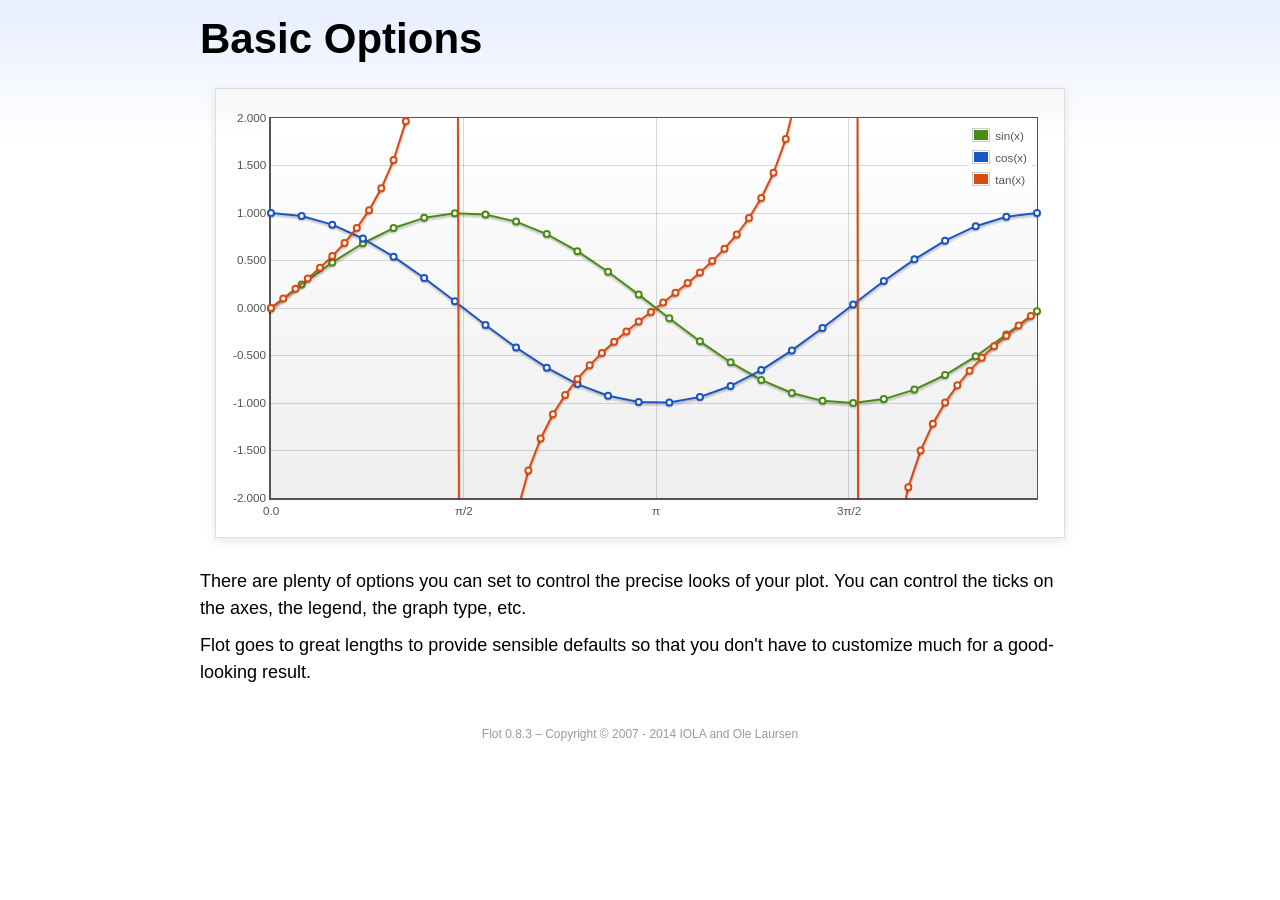
<file: public/backend/libs/flot/examples/basic-options/index.html>
<!DOCTYPE html PUBLIC "-//W3C//DTD HTML 4.01//EN" "http://www.w3.org/TR/html4/strict.dtd">
<html>
<head>
	<meta http-equiv="Content-Type" content="text/html; charset=utf-8">
	<title>Flot Examples: Basic Options</title>
	<link href="../examples.css" rel="stylesheet" type="text/css">
	<!--[if lte IE 8]><script language="javascript" type="text/javascript" src="../../excanvas.min.js"></script><![endif]-->
	<script language="javascript" type="text/javascript" src="../../jquery.js"></script>
	<script language="javascript" type="text/javascript" src="../../jquery.flot.js"></script>
	<script type="text/javascript">

	$(function () {

		var d1 = [];
		for (var i = 0; i < Math.PI * 2; i += 0.25) {
			d1.push([i, Math.sin(i)]);
		}

		var d2 = [];
		for (var i = 0; i < Math.PI * 2; i += 0.25) {
			d2.push([i, Math.cos(i)]);
		}

		var d3 = [];
		for (var i = 0; i < Math.PI * 2; i += 0.1) {
			d3.push([i, Math.tan(i)]);
		}

		$.plot("#placeholder", [
			{ label: "sin(x)", data: d1 },
			{ label: "cos(x)", data: d2 },
			{ label: "tan(x)", data: d3 }
		], {
			series: {
				lines: { show: true },
				points: { show: true }
			},
			xaxis: {
				ticks: [
					0, [ Math.PI/2, "\u03c0/2" ], [ Math.PI, "\u03c0" ],
					[ Math.PI * 3/2, "3\u03c0/2" ], [ Math.PI * 2, "2\u03c0" ]
				]
			},
			yaxis: {
				ticks: 10,
				min: -2,
				max: 2,
				tickDecimals: 3
			},
			grid: {
				backgroundColor: { colors: [ "#fff", "#eee" ] },
				borderWidth: {
					top: 1,
					right: 1,
					bottom: 2,
					left: 2
				}
			}
		});

		// Add the Flot version string to the footer

		$("#footer").prepend("Flot " + $.plot.version + " &ndash; ");
	});

	</script>
</head>
<body>

	<div id="header">
		<h2>Basic Options</h2>
	</div>

	<div id="content">

		<div class="demo-container">
			<div id="placeholder" class="demo-placeholder"></div>
		</div>

		<p>There are plenty of options you can set to control the precise looks of your plot. You can control the ticks on the axes, the legend, the graph type, etc.</p>

		<p>Flot goes to great lengths to provide sensible defaults so that you don't have to customize much for a good-looking result.</p>

	</div>

	<div id="footer">
		Copyright &copy; 2007 - 2014 IOLA and Ole Laursen
	</div>

</body>
</html>
</file>
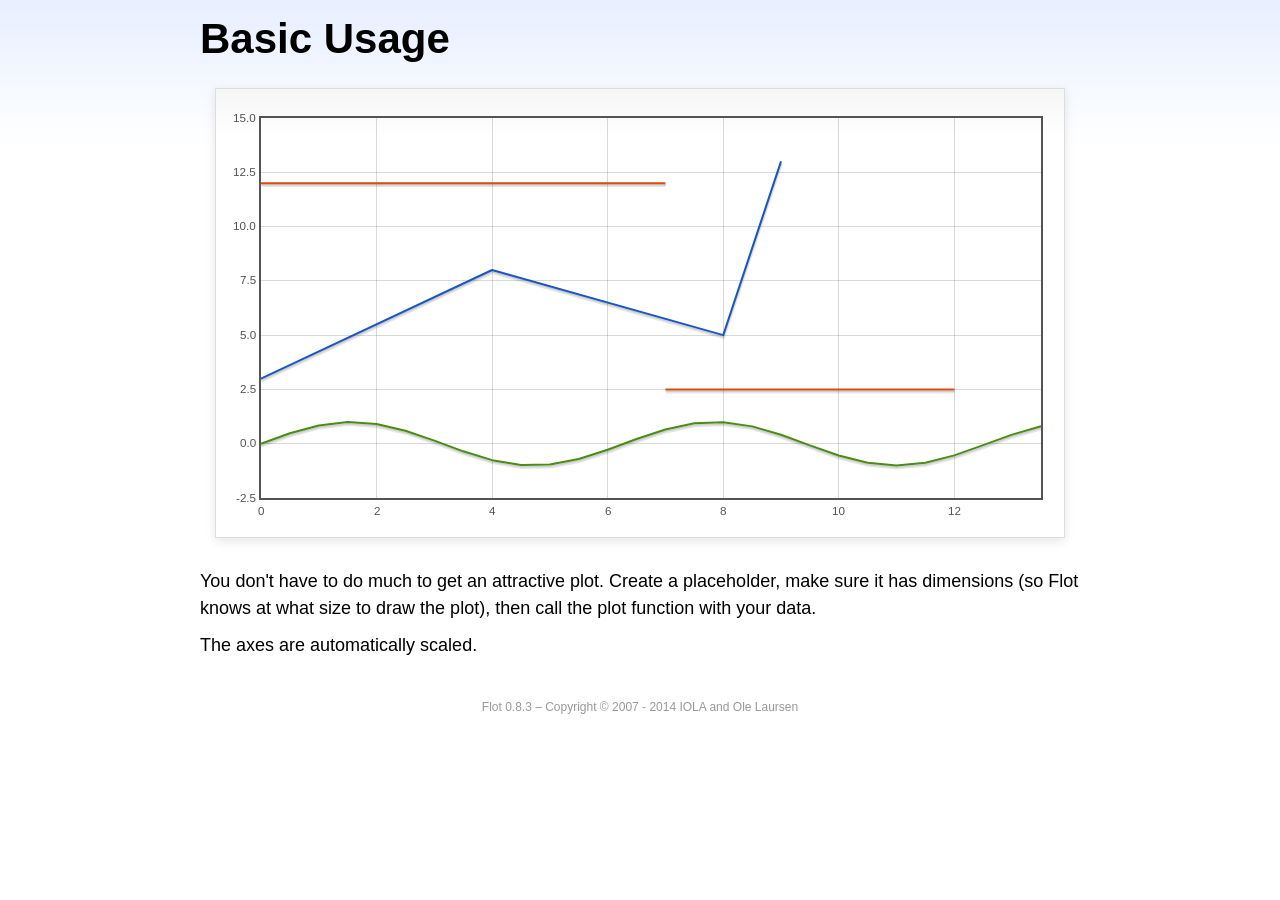
<file: public/backend/libs/flot/examples/basic-usage/index.html>
<!DOCTYPE html PUBLIC "-//W3C//DTD HTML 4.01//EN" "http://www.w3.org/TR/html4/strict.dtd">
<html>
<head>
	<meta http-equiv="Content-Type" content="text/html; charset=utf-8">
	<title>Flot Examples: Basic Usage</title>
	<link href="../examples.css" rel="stylesheet" type="text/css">
	<!--[if lte IE 8]><script language="javascript" type="text/javascript" src="../../excanvas.min.js"></script><![endif]-->
	<script language="javascript" type="text/javascript" src="../../jquery.js"></script>
	<script language="javascript" type="text/javascript" src="../../jquery.flot.js"></script>
	<script type="text/javascript">

	$(function() {

		var d1 = [];
		for (var i = 0; i < 14; i += 0.5) {
			d1.push([i, Math.sin(i)]);
		}

		var d2 = [[0, 3], [4, 8], [8, 5], [9, 13]];

		// A null signifies separate line segments

		var d3 = [[0, 12], [7, 12], null, [7, 2.5], [12, 2.5]];

		$.plot("#placeholder", [ d1, d2, d3 ]);

		// Add the Flot version string to the footer

		$("#footer").prepend("Flot " + $.plot.version + " &ndash; ");
	});

	</script>
</head>
<body>

	<div id="header">
		<h2>Basic Usage</h2>
	</div>

	<div id="content">

		<div class="demo-container">
			<div id="placeholder" class="demo-placeholder"></div>
		</div>

		<p>You don't have to do much to get an attractive plot.  Create a placeholder, make sure it has dimensions (so Flot knows at what size to draw the plot), then call the plot function with your data.</p>

		<p>The axes are automatically scaled.</p>

	</div>

	<div id="footer">
		Copyright &copy; 2007 - 2014 IOLA and Ole Laursen
	</div>

</body>
</html>
</file>
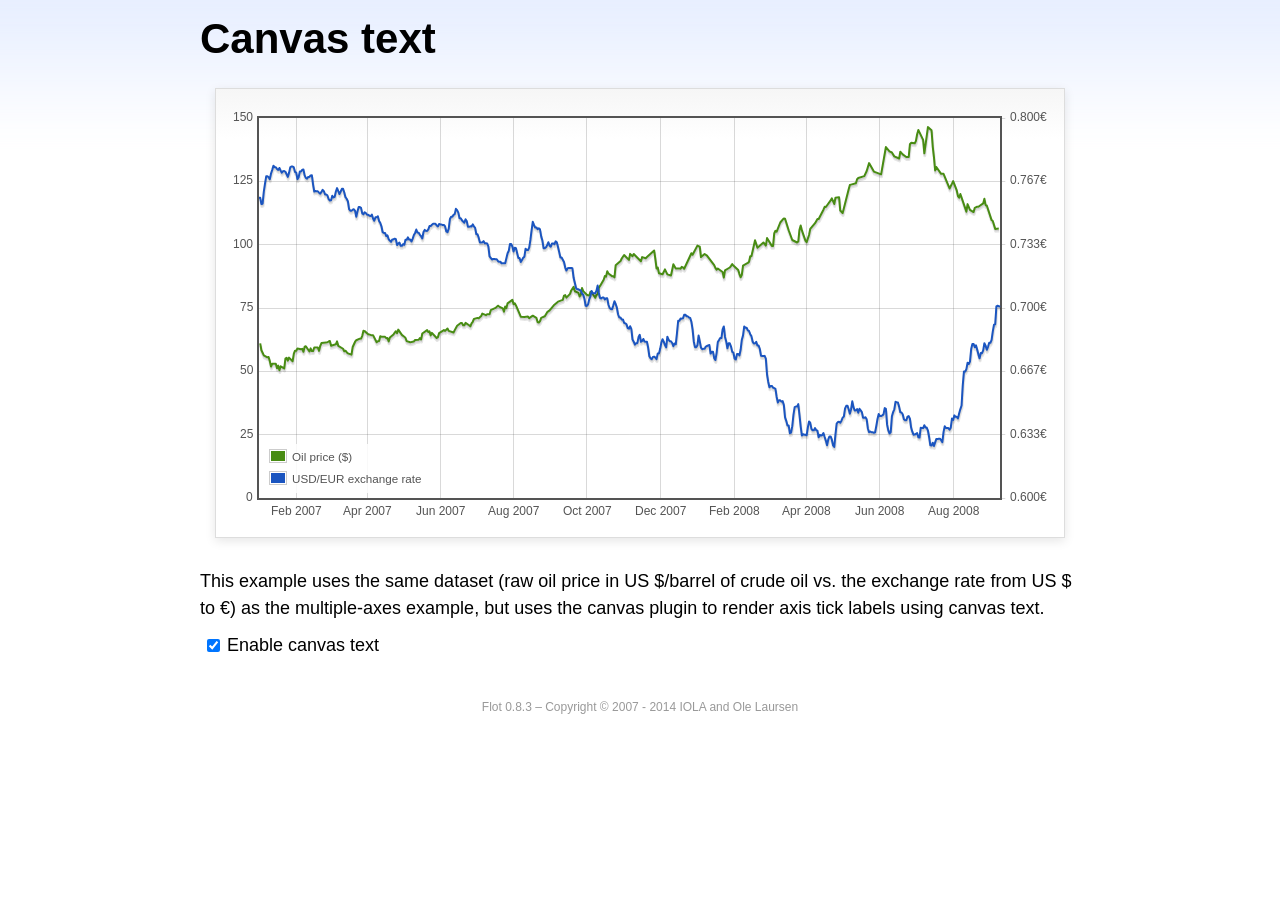
<file: public/backend/libs/flot/examples/canvas/index.html>
<!DOCTYPE html PUBLIC "-//W3C//DTD HTML 4.01//EN" "http://www.w3.org/TR/html4/strict.dtd">
<html>
<head>
	<meta http-equiv="Content-Type" content="text/html; charset=utf-8">
	<title>Flot Examples: Canvas text</title>
	<link href="../examples.css" rel="stylesheet" type="text/css">
	<!--[if lte IE 8]><script language="javascript" type="text/javascript" src="../../excanvas.min.js"></script><![endif]-->
	<script language="javascript" type="text/javascript" src="../../jquery.js"></script>
	<script language="javascript" type="text/javascript" src="../../jquery.flot.js"></script>
	<script language="javascript" type="text/javascript" src="../../jquery.flot.time.js"></script>
	<script language="javascript" type="text/javascript" src="../../jquery.flot.canvas.js"></script>
	<script type="text/javascript">

	$(function() {

		var oilPrices = [[1167692400000,61.05], [1167778800000,58.32], [1167865200000,57.35], [1167951600000,56.31], [1168210800000,55.55], [1168297200000,55.64], [1168383600000,54.02], [1168470000000,51.88], [1168556400000,52.99], [1168815600000,52.99], [1168902000000,51.21], [1168988400000,52.24], [1169074800000,50.48], [1169161200000,51.99], [1169420400000,51.13], [1169506800000,55.04], [1169593200000,55.37], [1169679600000,54.23], [1169766000000,55.42], [1170025200000,54.01], [1170111600000,56.97], [1170198000000,58.14], [1170284400000,58.14], [1170370800000,59.02], [1170630000000,58.74], [1170716400000,58.88], [1170802800000,57.71], [1170889200000,59.71], [1170975600000,59.89], [1171234800000,57.81], [1171321200000,59.06], [1171407600000,58.00], [1171494000000,57.99], [1171580400000,59.39], [1171839600000,59.39], [1171926000000,58.07], [1172012400000,60.07], [1172098800000,61.14], [1172444400000,61.39], [1172530800000,61.46], [1172617200000,61.79], [1172703600000,62.00], [1172790000000,60.07], [1173135600000,60.69], [1173222000000,61.82], [1173308400000,60.05], [1173654000000,58.91], [1173740400000,57.93], [1173826800000,58.16], [1173913200000,57.55], [1173999600000,57.11], [1174258800000,56.59], [1174345200000,59.61], [1174518000000,61.69], [1174604400000,62.28], [1174860000000,62.91], [1174946400000,62.93], [1175032800000,64.03], [1175119200000,66.03], [1175205600000,65.87], [1175464800000,64.64], [1175637600000,64.38], [1175724000000,64.28], [1175810400000,64.28], [1176069600000,61.51], [1176156000000,61.89], [1176242400000,62.01], [1176328800000,63.85], [1176415200000,63.63], [1176674400000,63.61], [1176760800000,63.10], [1176847200000,63.13], [1176933600000,61.83], [1177020000000,63.38], [1177279200000,64.58], [1177452000000,65.84], [1177538400000,65.06], [1177624800000,66.46], [1177884000000,64.40], [1178056800000,63.68], [1178143200000,63.19], [1178229600000,61.93], [1178488800000,61.47], [1178575200000,61.55], [1178748000000,61.81], [1178834400000,62.37], [1179093600000,62.46], [1179180000000,63.17], [1179266400000,62.55], [1179352800000,64.94], [1179698400000,66.27], [1179784800000,65.50], [1179871200000,65.77], [1179957600000,64.18], [1180044000000,65.20], [1180389600000,63.15], [1180476000000,63.49], [1180562400000,65.08], [1180908000000,66.30], [1180994400000,65.96], [1181167200000,66.93], [1181253600000,65.98], [1181599200000,65.35], [1181685600000,66.26], [1181858400000,68.00], [1182117600000,69.09], [1182204000000,69.10], [1182290400000,68.19], [1182376800000,68.19], [1182463200000,69.14], [1182722400000,68.19], [1182808800000,67.77], [1182895200000,68.97], [1182981600000,69.57], [1183068000000,70.68], [1183327200000,71.09], [1183413600000,70.92], [1183586400000,71.81], [1183672800000,72.81], [1183932000000,72.19], [1184018400000,72.56], [1184191200000,72.50], [1184277600000,74.15], [1184623200000,75.05], [1184796000000,75.92], [1184882400000,75.57], [1185141600000,74.89], [1185228000000,73.56], [1185314400000,75.57], [1185400800000,74.95], [1185487200000,76.83], [1185832800000,78.21], [1185919200000,76.53], [1186005600000,76.86], [1186092000000,76.00], [1186437600000,71.59], [1186696800000,71.47], [1186956000000,71.62], [1187042400000,71.00], [1187301600000,71.98], [1187560800000,71.12], [1187647200000,69.47], [1187733600000,69.26], [1187820000000,69.83], [1187906400000,71.09], [1188165600000,71.73], [1188338400000,73.36], [1188511200000,74.04], [1188856800000,76.30], [1189116000000,77.49], [1189461600000,78.23], [1189548000000,79.91], [1189634400000,80.09], [1189720800000,79.10], [1189980000000,80.57], [1190066400000,81.93], [1190239200000,83.32], [1190325600000,81.62], [1190584800000,80.95], [1190671200000,79.53], [1190757600000,80.30], [1190844000000,82.88], [1190930400000,81.66], [1191189600000,80.24], [1191276000000,80.05], [1191362400000,79.94], [1191448800000,81.44], [1191535200000,81.22], [1191794400000,79.02], [1191880800000,80.26], [1191967200000,80.30], [1192053600000,83.08], [1192140000000,83.69], [1192399200000,86.13], [1192485600000,87.61], [1192572000000,87.40], [1192658400000,89.47], [1192744800000,88.60], [1193004000000,87.56], [1193090400000,87.56], [1193176800000,87.10], [1193263200000,91.86], [1193612400000,93.53], [1193698800000,94.53], [1193871600000,95.93], [1194217200000,93.98], [1194303600000,96.37], [1194476400000,95.46], [1194562800000,96.32], [1195081200000,93.43], [1195167600000,95.10], [1195426800000,94.64], [1195513200000,95.10], [1196031600000,97.70], [1196118000000,94.42], [1196204400000,90.62], [1196290800000,91.01], [1196377200000,88.71], [1196636400000,88.32], [1196809200000,90.23], [1196982000000,88.28], [1197241200000,87.86], [1197327600000,90.02], [1197414000000,92.25], [1197586800000,90.63], [1197846000000,90.63], [1197932400000,90.49], [1198018800000,91.24], [1198105200000,91.06], [1198191600000,90.49], [1198710000000,96.62], [1198796400000,96.00], [1199142000000,99.62], [1199314800000,99.18], [1199401200000,95.09], [1199660400000,96.33], [1199833200000,95.67], [1200351600000,91.90], [1200438000000,90.84], [1200524400000,90.13], [1200610800000,90.57], [1200956400000,89.21], [1201042800000,86.99], [1201129200000,89.85], [1201474800000,90.99], [1201561200000,91.64], [1201647600000,92.33], [1201734000000,91.75], [1202079600000,90.02], [1202166000000,88.41], [1202252400000,87.14], [1202338800000,88.11], [1202425200000,91.77], [1202770800000,92.78], [1202857200000,93.27], [1202943600000,95.46], [1203030000000,95.46], [1203289200000,101.74], [1203462000000,98.81], [1203894000000,100.88], [1204066800000,99.64], [1204153200000,102.59], [1204239600000,101.84], [1204498800000,99.52], [1204585200000,99.52], [1204671600000,104.52], [1204758000000,105.47], [1204844400000,105.15], [1205103600000,108.75], [1205276400000,109.92], [1205362800000,110.33], [1205449200000,110.21], [1205708400000,105.68], [1205967600000,101.84], [1206313200000,100.86], [1206399600000,101.22], [1206486000000,105.90], [1206572400000,107.58], [1206658800000,105.62], [1206914400000,101.58], [1207000800000,100.98], [1207173600000,103.83], [1207260000000,106.23], [1207605600000,108.50], [1207778400000,110.11], [1207864800000,110.14], [1208210400000,113.79], [1208296800000,114.93], [1208383200000,114.86], [1208728800000,117.48], [1208815200000,118.30], [1208988000000,116.06], [1209074400000,118.52], [1209333600000,118.75], [1209420000000,113.46], [1209592800000,112.52], [1210024800000,121.84], [1210111200000,123.53], [1210197600000,123.69], [1210543200000,124.23], [1210629600000,125.80], [1210716000000,126.29], [1211148000000,127.05], [1211320800000,129.07], [1211493600000,132.19], [1211839200000,128.85], [1212357600000,127.76], [1212703200000,138.54], [1212962400000,136.80], [1213135200000,136.38], [1213308000000,134.86], [1213653600000,134.01], [1213740000000,136.68], [1213912800000,135.65], [1214172000000,134.62], [1214258400000,134.62], [1214344800000,134.62], [1214431200000,139.64], [1214517600000,140.21], [1214776800000,140.00], [1214863200000,140.97], [1214949600000,143.57], [1215036000000,145.29], [1215381600000,141.37], [1215468000000,136.04], [1215727200000,146.40], [1215986400000,145.18], [1216072800000,138.74], [1216159200000,134.60], [1216245600000,129.29], [1216332000000,130.65], [1216677600000,127.95], [1216850400000,127.95], [1217282400000,122.19], [1217455200000,124.08], [1217541600000,125.10], [1217800800000,121.41], [1217887200000,119.17], [1217973600000,118.58], [1218060000000,120.02], [1218405600000,114.45], [1218492000000,113.01], [1218578400000,116.00], [1218751200000,113.77], [1219010400000,112.87], [1219096800000,114.53], [1219269600000,114.98], [1219356000000,114.98], [1219701600000,116.27], [1219788000000,118.15], [1219874400000,115.59], [1219960800000,115.46], [1220306400000,109.71], [1220392800000,109.35], [1220565600000,106.23], [1220824800000,106.34]];

		var exchangeRates = [[1167606000000,0.7580], [1167692400000,0.7580], [1167778800000,0.75470], [1167865200000,0.75490], [1167951600000,0.76130], [1168038000000,0.76550], [1168124400000,0.76930], [1168210800000,0.76940], [1168297200000,0.76880], [1168383600000,0.76780], [1168470000000,0.77080], [1168556400000,0.77270], [1168642800000,0.77490], [1168729200000,0.77410], [1168815600000,0.77410], [1168902000000,0.77320], [1168988400000,0.77270], [1169074800000,0.77370], [1169161200000,0.77240], [1169247600000,0.77120], [1169334000000,0.7720], [1169420400000,0.77210], [1169506800000,0.77170], [1169593200000,0.77040], [1169679600000,0.7690], [1169766000000,0.77110], [1169852400000,0.7740], [1169938800000,0.77450], [1170025200000,0.77450], [1170111600000,0.7740], [1170198000000,0.77160], [1170284400000,0.77130], [1170370800000,0.76780], [1170457200000,0.76880], [1170543600000,0.77180], [1170630000000,0.77180], [1170716400000,0.77280], [1170802800000,0.77290], [1170889200000,0.76980], [1170975600000,0.76850], [1171062000000,0.76810], [1171148400000,0.7690], [1171234800000,0.7690], [1171321200000,0.76980], [1171407600000,0.76990], [1171494000000,0.76510], [1171580400000,0.76130], [1171666800000,0.76160], [1171753200000,0.76140], [1171839600000,0.76140], [1171926000000,0.76070], [1172012400000,0.76020], [1172098800000,0.76110], [1172185200000,0.76220], [1172271600000,0.76150], [1172358000000,0.75980], [1172444400000,0.75980], [1172530800000,0.75920], [1172617200000,0.75730], [1172703600000,0.75660], [1172790000000,0.75670], [1172876400000,0.75910], [1172962800000,0.75820], [1173049200000,0.75850], [1173135600000,0.76130], [1173222000000,0.76310], [1173308400000,0.76150], [1173394800000,0.760], [1173481200000,0.76130], [1173567600000,0.76270], [1173654000000,0.76270], [1173740400000,0.76080], [1173826800000,0.75830], [1173913200000,0.75750], [1173999600000,0.75620], [1174086000000,0.7520], [1174172400000,0.75120], [1174258800000,0.75120], [1174345200000,0.75170], [1174431600000,0.7520], [1174518000000,0.75110], [1174604400000,0.7480], [1174690800000,0.75090], [1174777200000,0.75310], [1174860000000,0.75310], [1174946400000,0.75270], [1175032800000,0.74980], [1175119200000,0.74930], [1175205600000,0.75040], [1175292000000,0.750], [1175378400000,0.74910], [1175464800000,0.74910], [1175551200000,0.74850], [1175637600000,0.74840], [1175724000000,0.74920], [1175810400000,0.74710], [1175896800000,0.74590], [1175983200000,0.74770], [1176069600000,0.74770], [1176156000000,0.74830], [1176242400000,0.74580], [1176328800000,0.74480], [1176415200000,0.7430], [1176501600000,0.73990], [1176588000000,0.73950], [1176674400000,0.73950], [1176760800000,0.73780], [1176847200000,0.73820], [1176933600000,0.73620], [1177020000000,0.73550], [1177106400000,0.73480], [1177192800000,0.73610], [1177279200000,0.73610], [1177365600000,0.73650], [1177452000000,0.73620], [1177538400000,0.73310], [1177624800000,0.73390], [1177711200000,0.73440], [1177797600000,0.73270], [1177884000000,0.73270], [1177970400000,0.73360], [1178056800000,0.73330], [1178143200000,0.73590], [1178229600000,0.73590], [1178316000000,0.73720], [1178402400000,0.7360], [1178488800000,0.7360], [1178575200000,0.7350], [1178661600000,0.73650], [1178748000000,0.73840], [1178834400000,0.73950], [1178920800000,0.74130], [1179007200000,0.73970], [1179093600000,0.73960], [1179180000000,0.73850], [1179266400000,0.73780], [1179352800000,0.73660], [1179439200000,0.740], [1179525600000,0.74110], [1179612000000,0.74060], [1179698400000,0.74050], [1179784800000,0.74140], [1179871200000,0.74310], [1179957600000,0.74310], [1180044000000,0.74380], [1180130400000,0.74430], [1180216800000,0.74430], [1180303200000,0.74430], [1180389600000,0.74340], [1180476000000,0.74290], [1180562400000,0.74420], [1180648800000,0.7440], [1180735200000,0.74390], [1180821600000,0.74370], [1180908000000,0.74370], [1180994400000,0.74290], [1181080800000,0.74030], [1181167200000,0.73990], [1181253600000,0.74180], [1181340000000,0.74680], [1181426400000,0.7480], [1181512800000,0.7480], [1181599200000,0.7490], [1181685600000,0.74940], [1181772000000,0.75220], [1181858400000,0.75150], [1181944800000,0.75020], [1182031200000,0.74720], [1182117600000,0.74720], [1182204000000,0.74620], [1182290400000,0.74550], [1182376800000,0.74490], [1182463200000,0.74670], [1182549600000,0.74580], [1182636000000,0.74270], [1182722400000,0.74270], [1182808800000,0.7430], [1182895200000,0.74290], [1182981600000,0.7440], [1183068000000,0.7430], [1183154400000,0.74220], [1183240800000,0.73880], [1183327200000,0.73880], [1183413600000,0.73690], [1183500000000,0.73450], [1183586400000,0.73450], [1183672800000,0.73450], [1183759200000,0.73520], [1183845600000,0.73410], [1183932000000,0.73410], [1184018400000,0.7340], [1184104800000,0.73240], [1184191200000,0.72720], [1184277600000,0.72640], [1184364000000,0.72550], [1184450400000,0.72580], [1184536800000,0.72580], [1184623200000,0.72560], [1184709600000,0.72570], [1184796000000,0.72470], [1184882400000,0.72430], [1184968800000,0.72440], [1185055200000,0.72350], [1185141600000,0.72350], [1185228000000,0.72350], [1185314400000,0.72350], [1185400800000,0.72620], [1185487200000,0.72880], [1185573600000,0.73010], [1185660000000,0.73370], [1185746400000,0.73370], [1185832800000,0.73240], [1185919200000,0.72970], [1186005600000,0.73170], [1186092000000,0.73150], [1186178400000,0.72880], [1186264800000,0.72630], [1186351200000,0.72630], [1186437600000,0.72420], [1186524000000,0.72530], [1186610400000,0.72640], [1186696800000,0.7270], [1186783200000,0.73120], [1186869600000,0.73050], [1186956000000,0.73050], [1187042400000,0.73180], [1187128800000,0.73580], [1187215200000,0.74090], [1187301600000,0.74540], [1187388000000,0.74370], [1187474400000,0.74240], [1187560800000,0.74240], [1187647200000,0.74150], [1187733600000,0.74190], [1187820000000,0.74140], [1187906400000,0.73770], [1187992800000,0.73550], [1188079200000,0.73150], [1188165600000,0.73150], [1188252000000,0.7320], [1188338400000,0.73320], [1188424800000,0.73460], [1188511200000,0.73280], [1188597600000,0.73230], [1188684000000,0.7340], [1188770400000,0.7340], [1188856800000,0.73360], [1188943200000,0.73510], [1189029600000,0.73460], [1189116000000,0.73210], [1189202400000,0.72940], [1189288800000,0.72660], [1189375200000,0.72660], [1189461600000,0.72540], [1189548000000,0.72420], [1189634400000,0.72130], [1189720800000,0.71970], [1189807200000,0.72090], [1189893600000,0.7210], [1189980000000,0.7210], [1190066400000,0.7210], [1190152800000,0.72090], [1190239200000,0.71590], [1190325600000,0.71330], [1190412000000,0.71050], [1190498400000,0.70990], [1190584800000,0.70990], [1190671200000,0.70930], [1190757600000,0.70930], [1190844000000,0.70760], [1190930400000,0.7070], [1191016800000,0.70490], [1191103200000,0.70120], [1191189600000,0.70110], [1191276000000,0.70190], [1191362400000,0.70460], [1191448800000,0.70630], [1191535200000,0.70890], [1191621600000,0.70770], [1191708000000,0.70770], [1191794400000,0.70770], [1191880800000,0.70910], [1191967200000,0.71180], [1192053600000,0.70790], [1192140000000,0.70530], [1192226400000,0.7050], [1192312800000,0.70550], [1192399200000,0.70550], [1192485600000,0.70450], [1192572000000,0.70510], [1192658400000,0.70510], [1192744800000,0.70170], [1192831200000,0.70], [1192917600000,0.69950], [1193004000000,0.69940], [1193090400000,0.70140], [1193176800000,0.70360], [1193263200000,0.70210], [1193349600000,0.70020], [1193436000000,0.69670], [1193522400000,0.6950], [1193612400000,0.6950], [1193698800000,0.69390], [1193785200000,0.6940], [1193871600000,0.69220], [1193958000000,0.69190], [1194044400000,0.69140], [1194130800000,0.68940], [1194217200000,0.68910], [1194303600000,0.69040], [1194390000000,0.6890], [1194476400000,0.68340], [1194562800000,0.68230], [1194649200000,0.68070], [1194735600000,0.68150], [1194822000000,0.68150], [1194908400000,0.68470], [1194994800000,0.68590], [1195081200000,0.68220], [1195167600000,0.68270], [1195254000000,0.68370], [1195340400000,0.68230], [1195426800000,0.68220], [1195513200000,0.68220], [1195599600000,0.67920], [1195686000000,0.67460], [1195772400000,0.67350], [1195858800000,0.67310], [1195945200000,0.67420], [1196031600000,0.67440], [1196118000000,0.67390], [1196204400000,0.67310], [1196290800000,0.67610], [1196377200000,0.67610], [1196463600000,0.67850], [1196550000000,0.68180], [1196636400000,0.68360], [1196722800000,0.68230], [1196809200000,0.68050], [1196895600000,0.67930], [1196982000000,0.68490], [1197068400000,0.68330], [1197154800000,0.68250], [1197241200000,0.68250], [1197327600000,0.68160], [1197414000000,0.67990], [1197500400000,0.68130], [1197586800000,0.68090], [1197673200000,0.68680], [1197759600000,0.69330], [1197846000000,0.69330], [1197932400000,0.69450], [1198018800000,0.69440], [1198105200000,0.69460], [1198191600000,0.69640], [1198278000000,0.69650], [1198364400000,0.69560], [1198450800000,0.69560], [1198537200000,0.6950], [1198623600000,0.69480], [1198710000000,0.69280], [1198796400000,0.68870], [1198882800000,0.68240], [1198969200000,0.67940], [1199055600000,0.67940], [1199142000000,0.68030], [1199228400000,0.68550], [1199314800000,0.68240], [1199401200000,0.67910], [1199487600000,0.67830], [1199574000000,0.67850], [1199660400000,0.67850], [1199746800000,0.67970], [1199833200000,0.680], [1199919600000,0.68030], [1200006000000,0.68050], [1200092400000,0.6760], [1200178800000,0.6770], [1200265200000,0.6770], [1200351600000,0.67360], [1200438000000,0.67260], [1200524400000,0.67640], [1200610800000,0.68210], [1200697200000,0.68310], [1200783600000,0.68420], [1200870000000,0.68420], [1200956400000,0.68870], [1201042800000,0.69030], [1201129200000,0.68480], [1201215600000,0.68240], [1201302000000,0.67880], [1201388400000,0.68140], [1201474800000,0.68140], [1201561200000,0.67970], [1201647600000,0.67690], [1201734000000,0.67650], [1201820400000,0.67330], [1201906800000,0.67290], [1201993200000,0.67580], [1202079600000,0.67580], [1202166000000,0.6750], [1202252400000,0.6780], [1202338800000,0.68330], [1202425200000,0.68560], [1202511600000,0.69030], [1202598000000,0.68960], [1202684400000,0.68960], [1202770800000,0.68820], [1202857200000,0.68790], [1202943600000,0.68620], [1203030000000,0.68520], [1203116400000,0.68230], [1203202800000,0.68130], [1203289200000,0.68130], [1203375600000,0.68220], [1203462000000,0.68020], [1203548400000,0.68020], [1203634800000,0.67840], [1203721200000,0.67480], [1203807600000,0.67470], [1203894000000,0.67470], [1203980400000,0.67480], [1204066800000,0.67330], [1204153200000,0.6650], [1204239600000,0.66110], [1204326000000,0.65830], [1204412400000,0.6590], [1204498800000,0.6590], [1204585200000,0.65810], [1204671600000,0.65780], [1204758000000,0.65740], [1204844400000,0.65320], [1204930800000,0.65020], [1205017200000,0.65140], [1205103600000,0.65140], [1205190000000,0.65070], [1205276400000,0.6510], [1205362800000,0.64890], [1205449200000,0.64240], [1205535600000,0.64060], [1205622000000,0.63820], [1205708400000,0.63820], [1205794800000,0.63410], [1205881200000,0.63440], [1205967600000,0.63780], [1206054000000,0.64390], [1206140400000,0.64780], [1206226800000,0.64810], [1206313200000,0.64810], [1206399600000,0.64940], [1206486000000,0.64380], [1206572400000,0.63770], [1206658800000,0.63290], [1206745200000,0.63360], [1206831600000,0.63330], [1206914400000,0.63330], [1207000800000,0.6330], [1207087200000,0.63710], [1207173600000,0.64030], [1207260000000,0.63960], [1207346400000,0.63640], [1207432800000,0.63560], [1207519200000,0.63560], [1207605600000,0.63680], [1207692000000,0.63570], [1207778400000,0.63540], [1207864800000,0.6320], [1207951200000,0.63320], [1208037600000,0.63280], [1208124000000,0.63310], [1208210400000,0.63420], [1208296800000,0.63210], [1208383200000,0.63020], [1208469600000,0.62780], [1208556000000,0.63080], [1208642400000,0.63240], [1208728800000,0.63240], [1208815200000,0.63070], [1208901600000,0.62770], [1208988000000,0.62690], [1209074400000,0.63350], [1209160800000,0.63920], [1209247200000,0.640], [1209333600000,0.64010], [1209420000000,0.63960], [1209506400000,0.64070], [1209592800000,0.64230], [1209679200000,0.64290], [1209765600000,0.64720], [1209852000000,0.64850], [1209938400000,0.64860], [1210024800000,0.64670], [1210111200000,0.64440], [1210197600000,0.64670], [1210284000000,0.65090], [1210370400000,0.64780], [1210456800000,0.64610], [1210543200000,0.64610], [1210629600000,0.64680], [1210716000000,0.64490], [1210802400000,0.6470], [1210888800000,0.64610], [1210975200000,0.64520], [1211061600000,0.64220], [1211148000000,0.64220], [1211234400000,0.64250], [1211320800000,0.64140], [1211407200000,0.63660], [1211493600000,0.63460], [1211580000000,0.6350], [1211666400000,0.63460], [1211752800000,0.63460], [1211839200000,0.63430], [1211925600000,0.63460], [1212012000000,0.63790], [1212098400000,0.64160], [1212184800000,0.64420], [1212271200000,0.64310], [1212357600000,0.64310], [1212444000000,0.64350], [1212530400000,0.6440], [1212616800000,0.64730], [1212703200000,0.64690], [1212789600000,0.63860], [1212876000000,0.63560], [1212962400000,0.6340], [1213048800000,0.63460], [1213135200000,0.6430], [1213221600000,0.64520], [1213308000000,0.64670], [1213394400000,0.65060], [1213480800000,0.65040], [1213567200000,0.65030], [1213653600000,0.64810], [1213740000000,0.64510], [1213826400000,0.6450], [1213912800000,0.64410], [1213999200000,0.64140], [1214085600000,0.64090], [1214172000000,0.64090], [1214258400000,0.64280], [1214344800000,0.64310], [1214431200000,0.64180], [1214517600000,0.63710], [1214604000000,0.63490], [1214690400000,0.63330], [1214776800000,0.63340], [1214863200000,0.63380], [1214949600000,0.63420], [1215036000000,0.6320], [1215122400000,0.63180], [1215208800000,0.6370], [1215295200000,0.63680], [1215381600000,0.63680], [1215468000000,0.63830], [1215554400000,0.63710], [1215640800000,0.63710], [1215727200000,0.63550], [1215813600000,0.6320], [1215900000000,0.62770], [1215986400000,0.62760], [1216072800000,0.62910], [1216159200000,0.62740], [1216245600000,0.62930], [1216332000000,0.63110], [1216418400000,0.6310], [1216504800000,0.63120], [1216591200000,0.63120], [1216677600000,0.63040], [1216764000000,0.62940], [1216850400000,0.63480], [1216936800000,0.63780], [1217023200000,0.63680], [1217109600000,0.63680], [1217196000000,0.63680], [1217282400000,0.6360], [1217368800000,0.6370], [1217455200000,0.64180], [1217541600000,0.64110], [1217628000000,0.64350], [1217714400000,0.64270], [1217800800000,0.64270], [1217887200000,0.64190], [1217973600000,0.64460], [1218060000000,0.64680], [1218146400000,0.64870], [1218232800000,0.65940], [1218319200000,0.66660], [1218405600000,0.66660], [1218492000000,0.66780], [1218578400000,0.67120], [1218664800000,0.67050], [1218751200000,0.67180], [1218837600000,0.67840], [1218924000000,0.68110], [1219010400000,0.68110], [1219096800000,0.67940], [1219183200000,0.68040], [1219269600000,0.67810], [1219356000000,0.67560], [1219442400000,0.67350], [1219528800000,0.67630], [1219615200000,0.67620], [1219701600000,0.67770], [1219788000000,0.68150], [1219874400000,0.68020], [1219960800000,0.6780], [1220047200000,0.67960], [1220133600000,0.68170], [1220220000000,0.68170], [1220306400000,0.68320], [1220392800000,0.68770], [1220479200000,0.69120], [1220565600000,0.69140], [1220652000000,0.70090], [1220738400000,0.70120], [1220824800000,0.7010], [1220911200000,0.70050]];

		var data = [
			{ data: oilPrices, label: "Oil price ($)" },
			{ data: exchangeRates, label: "USD/EUR exchange rate", yaxis: 2 }
		];

		var options = {
			canvas: true,
			xaxes: [ { mode: "time" } ],
			yaxes: [ { min: 0 }, {
				position: "right",
				alignTicksWithAxis: 1,
				tickFormatter: function(value, axis) {
					return value.toFixed(axis.tickDecimals) + "€";
				}
			} ],
			legend: { position: "sw" }
		}

		$.plot("#placeholder", data, options);

		$("input").change(function () {
			options.canvas = $(this).is(":checked");
			$.plot("#placeholder", data, options);
		});

		// Add the Flot version string to the footer

		$("#footer").prepend("Flot " + $.plot.version + " &ndash; ");
	});

	</script>
</head>
<body>

	<div id="header">
		<h2>Canvas text</h2>
	</div>

	<div id="content">

		<div class="demo-container">
			<div id="placeholder" class="demo-placeholder"></div>
		</div>

		<p>This example uses the same dataset (raw oil price in US $/barrel of crude oil vs. the exchange rate from US $ to €) as the multiple-axes example, but uses the canvas plugin to render axis tick labels using canvas text.</p>

		<p><input type="checkbox" checked="checked">Enable canvas text</input></p>

	</div>

	<div id="footer">
		Copyright &copy; 2007 - 2014 IOLA and Ole Laursen
	</div>

</body>
</html>
</file>
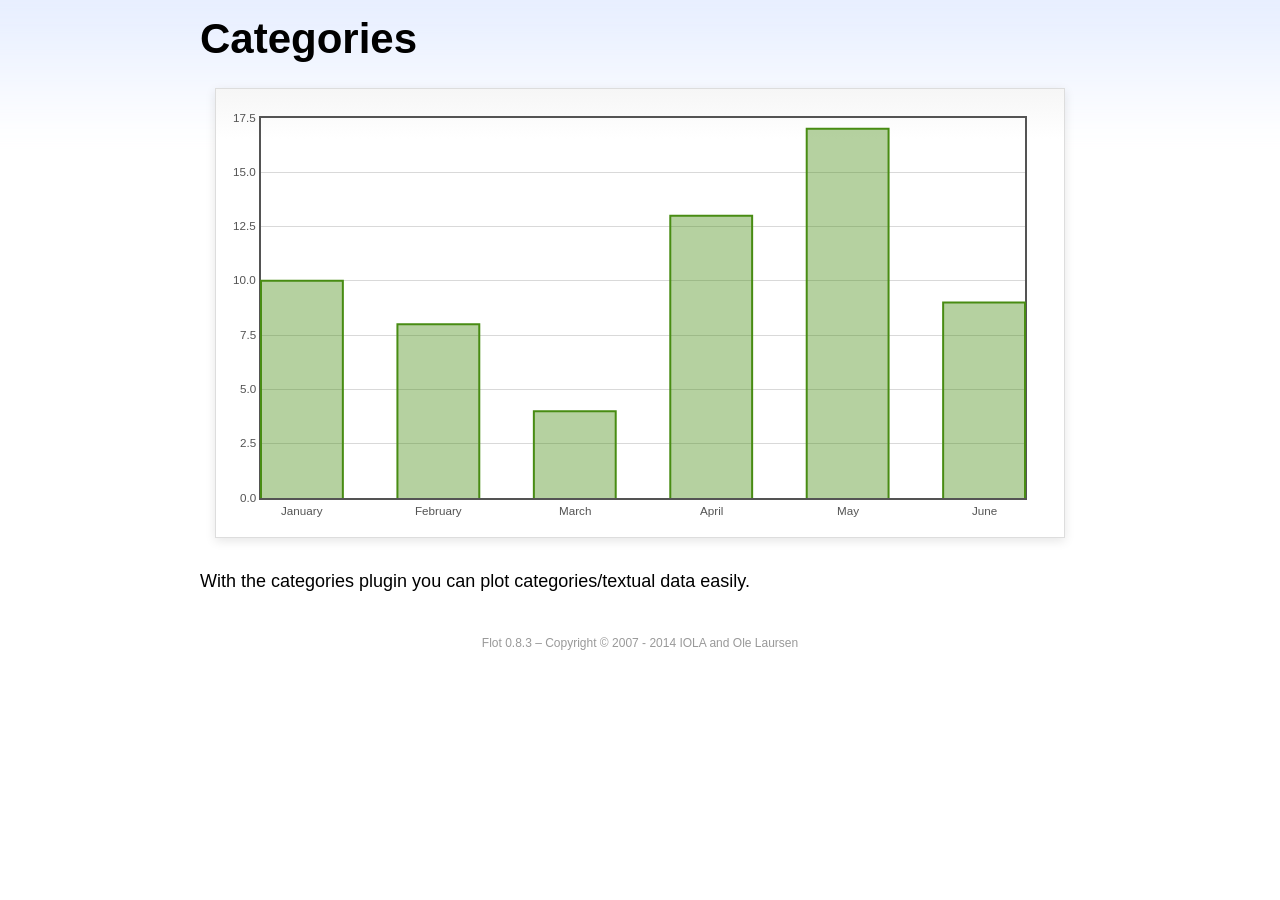
<file: public/backend/libs/flot/examples/categories/index.html>
<!DOCTYPE html PUBLIC "-//W3C//DTD HTML 4.01//EN" "http://www.w3.org/TR/html4/strict.dtd">
<html>
<head>
	<meta http-equiv="Content-Type" content="text/html; charset=utf-8">
	<title>Flot Examples: Categories</title>
	<link href="../examples.css" rel="stylesheet" type="text/css">
	<!--[if lte IE 8]><script language="javascript" type="text/javascript" src="../../excanvas.min.js"></script><![endif]-->
	<script language="javascript" type="text/javascript" src="../../jquery.js"></script>
	<script language="javascript" type="text/javascript" src="../../jquery.flot.js"></script>
	<script language="javascript" type="text/javascript" src="../../jquery.flot.categories.js"></script>
	<script type="text/javascript">

	$(function() {

		var data = [ ["January", 10], ["February", 8], ["March", 4], ["April", 13], ["May", 17], ["June", 9] ];

		$.plot("#placeholder", [ data ], {
			series: {
				bars: {
					show: true,
					barWidth: 0.6,
					align: "center"
				}
			},
			xaxis: {
				mode: "categories",
				tickLength: 0
			}
		});

		// Add the Flot version string to the footer

		$("#footer").prepend("Flot " + $.plot.version + " &ndash; ");
	});

	</script>
</head>
<body>

	<div id="header">
		<h2>Categories</h2>
	</div>

	<div id="content">

		<div class="demo-container">
			<div id="placeholder" class="demo-placeholder"></div>
		</div>

		<p>With the categories plugin you can plot categories/textual data easily.</p>

	</div>

	<div id="footer">
		Copyright &copy; 2007 - 2014 IOLA and Ole Laursen
	</div>

</body>
</html>
</file>
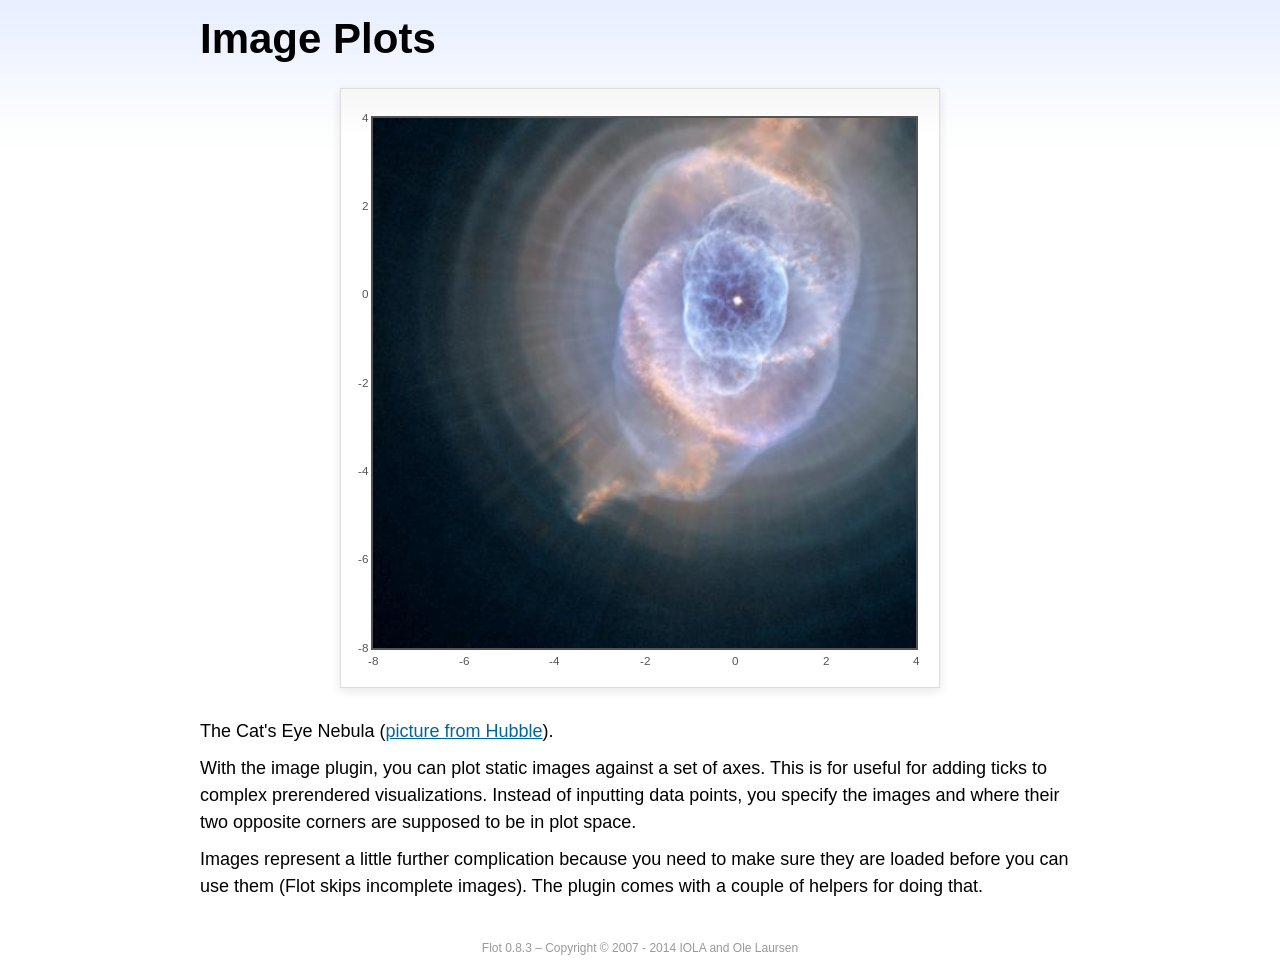
<file: public/backend/libs/flot/examples/image/index.html>
<!DOCTYPE html PUBLIC "-//W3C//DTD HTML 4.01//EN" "http://www.w3.org/TR/html4/strict.dtd">
<html>
<head>
	<meta http-equiv="Content-Type" content="text/html; charset=utf-8">
	<title>Flot Examples: Image Plots</title>
	<link href="../examples.css" rel="stylesheet" type="text/css">
	<!--[if lte IE 8]><script language="javascript" type="text/javascript" src="../../excanvas.min.js"></script><![endif]-->
	<script language="javascript" type="text/javascript" src="../../jquery.js"></script>
	<script language="javascript" type="text/javascript" src="../../jquery.flot.js"></script>
	<script language="javascript" type="text/javascript" src="../../jquery.flot.image.js"></script>
	<script type="text/javascript">

	$(function() {

		var data = [[["hs-2004-27-a-large-web.jpg", -10, -10, 10, 10]]];

		var options = {
			series: {
				images: {
					show: true
				}
			},
			xaxis: {
				min: -8,
				max: 4
			},
			yaxis: {
				min: -8,
				max: 4
			}
		};

		$.plot.image.loadDataImages(data, options, function () {
			$.plot("#placeholder", data, options);
		});

		// Add the Flot version string to the footer

		$("#footer").prepend("Flot " + $.plot.version + " &ndash; ");
	});

	</script>
</head>
<body>

	<div id="header">
		<h2>Image Plots</h2>
	</div>

	<div id="content">

		<div class="demo-container" style="width:600px;height:600px;">
			<div id="placeholder" class="demo-placeholder"></div>
		</div>

		<p>The Cat's Eye Nebula (<a href="http://hubblesite.org/gallery/album/nebula/pr2004027a/">picture from Hubble</a>).</p>

		<p>With the image plugin, you can plot static images against a set of axes. This is for useful for adding ticks to complex prerendered visualizations. Instead of inputting data points, you specify the images and where their two opposite corners are supposed to be in plot space.</p>

		<p>Images represent a little further complication because you need to make sure they are loaded before you can use them (Flot skips incomplete images). The plugin comes with a couple of helpers for doing that.</p>

	</div>

	<div id="footer">
		Copyright &copy; 2007 - 2014 IOLA and Ole Laursen
	</div>

</body>
</html>
</file>
<file: serli-portfolio-final/style.css>
* {

            margin: 0;

            padding: 0;

            box-sizing: border-box;

            scroll-behavior: smooth;

        }



        :root {

            --pink-light: #fff5f8;

            --pink-soft: #fbd6e5;

            --pink-medium: #ed91b9;

            --pink-dark: #c64f87;

            --pink-text: #70445a;

            --white: #ffffff;

        }



        body {

            font-family: Arial, sans-serif;

            background: var(--pink-light);

            color: var(--pink-text);

            line-height: 1.7;

        }



        a {

            text-decoration: none;

        }



        /* NAVBAR */

        nav {

            display: flex;

            align-items: center;

            justify-content: space-between;

            padding: 18px 8%;

            background: rgba(255, 255, 255, 0.96);

            position: sticky;

            top: 0;

            z-index: 10;

            box-shadow: 0 3px 15px #c64f8710;

        }



        .logo {

            color: var(--pink-dark);

            font-size: 21px;

            font-weight: bold;

        }



        .logo span {

            color: var(--pink-medium);

        }



        .nav-menu {

            display: flex;

            flex-wrap: wrap;

            gap: 25px;

        }



        .nav-menu a {

            color: var(--pink-text);

            font-size: 13px;

            font-weight: bold;

            transition: 0.3s;

        }



        .nav-menu a:hover {

            color: var(--pink-dark);

        }



        /* HERO */

        #home {

            min-height: 590px;

            padding: 80px 12%;

            display: flex;

            align-items: center;

            justify-content: space-between;

            gap: 55px;

            position: relative;

            overflow: hidden;

            background: linear-gradient(135deg,

                    #ffe9f1,

                    #fbd6e5,

                    #fff5f8);

        }



        .hero-text {

            max-width: 650px;

            position: relative;

            z-index: 1;

        }



        .hello {

            display: inline-block;

            background: white;

            color: var(--pink-dark);

            border: 1px solid #f5c3d8;

            border-radius: 30px;

            padding: 7px 16px;

            margin-bottom: 22px;

            font-size: 13px;

        }



        .hero-text h1 {

            font-size: 53px;

            line-height: 1.2;

            margin-bottom: 18px;

            color: var(--pink-text);

        }



        .hero-text h1 span {

            color: var(--pink-dark);

        }



        .hero-text h2 {

            font-size: 22px;

            line-height: 1.5;

            margin-bottom: 18px;

        }



        .hero-text p {

            max-width: 580px;

            margin-bottom: 27px;

            color: #805d70;

        }



        .hero-buttons {

            display: flex;

            align-items: center;

            flex-wrap: wrap;

            gap: 15px;

        }



        .button {

            display: inline-block;

            padding: 12px 23px;

            border-radius: 30px;

            background: var(--pink-dark);

            color: white;

            font-weight: bold;

            font-size: 14px;

            box-shadow: 0 5px 14px #c64f872b;

            transition: 0.3s;

        }



        .button:hover {

            background: #a83c70;

            transform: translateY(-2px);

        }



        .button-outline {

            background: white;

            color: var(--pink-dark);

            border: 1px solid #ed91b9;

            box-shadow: none;

        }



        .button-outline:hover {

            color: white;

        }



        /* FOTO */

        .hero-photo {

            position: relative;

            flex-shrink: 0;

        }



        .profile {

            width: 260px;

            height: 260px;

            object-fit: cover;

            border-radius: 50%;

            border: 7px solid white;

            outline: 3px solid var(--pink-medium);

            box-shadow: 0 12px 35px #c64f8725;

            position: relative;

            z-index: 1;

        }



        .flower {

            position: absolute;

            color: var(--pink-dark);

            font-size: 37px;

            z-index: 2;

        }



        .flower-one {

            top: -25px;

            right: 0;

            transform: rotate(15deg);

        }



        .flower-two {

            bottom: 5px;

            left: -28px;

            font-size: 32px;

        }



        .sparkle {

            position: absolute;

            color: #d878a4;

            font-size: 25px;

        }



        .sparkle-one {

            top: 35px;

            left: -35px;

        }



        .sparkle-two {

            right: -25px;

            bottom: 55px;

        }



        .decor {

            position: absolute;

            color: #e9a4c2;

            opacity: 0.55;

            pointer-events: none;

        }



        .decor-one {

            top: 25px;

            right: 35%;

            font-size: 45px;

        }



        .decor-two {

            bottom: 20px;

            left: 5%;

            font-size: 55px;

        }



        /* BAGIAN UMUM */

        section.content {

            padding: 75px 12%;

            scroll-margin-top: 70px;

        }



        .section-heading {

            text-align: center;

            margin-bottom: 35px;

        }



        .section-heading .eyebrow {

            font-size: 12px;

            font-weight: bold;

            color: var(--pink-dark);

            text-transform: uppercase;

            letter-spacing: 2px;

        }



        .section-heading h2 {

            font-size: 32px;

            margin-top: 5px;

            color: var(--pink-text);

        }



        .section-heading p {

            margin-top: 8px;

            color: #98778a;

            font-size: 14px;

        }



        .heading-flower {

            color: var(--pink-medium);

        }



        /* ABOUT */

        #about {

            background: white;

        }



        .about-box {

            max-width: 850px;

            margin: auto;

            padding: 32px;

            background: #fff7fa;

            border: 1px solid #f7d8e5;

            border-radius: 20px;

            position: relative;

        }



        .about-box p {

            margin-bottom: 15px;

            color: #79566a;

        }



        .about-box p:last-child {

            margin-bottom: 0;

        }



        .about-note {

            margin-top: 22px;

            padding: 15px 18px;

            background: white;

            border-left: 4px solid var(--pink-medium);

            border-radius: 8px;

            color: var(--pink-text);

            font-size: 14px;

        }



        /* SKILLS */

        #skills {

            background: var(--pink-light);

        }



        .skills-grid {

            display: grid;

            grid-template-columns: repeat(3, 1fr);

            gap: 18px;

        }



        .skill-card {

            background: white;

            padding: 25px 20px;

            border: 1px solid #f5d5e2;

            border-radius: 16px;

            text-align: center;

            transition: 0.3s;

        }



        .skill-card:hover {

            transform: translateY(-5px);

            box-shadow: 0 10px 22px #c64f8715;

        }



        .skill-icon {

            display: inline-block;

            font-size: 30px;

            margin-bottom: 10px;

        }



        .skill-card h3 {

            color: var(--pink-dark);

            font-size: 16px;

            margin-bottom: 8px;

        }



        .skill-card p {

            font-size: 13px;

            color: #8b6a7c;

        }



        /* PROJECT */

        #project {

            background: white;

        }



        .project-grid {

            display: grid;

            grid-template-columns: repeat(2, 1fr);

            gap: 20px;

        }



        .project-card {

            padding: 25px;

            border-radius: 16px;

            border: 1px solid #f3cfdf;

            background: linear-gradient(145deg, #fff7fa, #ffffff);

            transition: 0.3s;

        }



        .project-card:hover {

            border-color: var(--pink-medium);

            box-shadow: 0 8px 22px #c64f8712;

        }



        .project-number {

            color: var(--pink-medium);

            font-size: 13px;

            font-weight: bold;

        }



        .project-card h3 {

            color: var(--pink-dark);

            margin: 10px 0;

            font-size: 18px;

        }



        .project-card p {

            font-size: 14px;

            color: #79566a;

        }



        .project-tag {

            display: inline-block;

            margin-top: 15px;

            padding: 5px 11px;

            border-radius: 20px;

            background: #fce4ee;

            color: #a94373;

            font-size: 11px;

            font-weight: bold;

        }



        /* SERTIFIKAT */

        .certificates {

            background: var(--pink-light);

        }



        .certificate-grid {

            display: grid;

            grid-template-columns: repeat(auto-fit, minmax(250px, 1fr));

            gap: 24px;

        }



        .certificate-card {

            padding: 18px;

            background: white;

            border: 1px solid #f6d5e5;

            border-radius: 22px;

            text-align: center;

            box-shadow: 0 8px 24px rgba(214, 105, 157, 0.08);

            transition: transform 0.25s;

        }



        .certificate-card:hover {

            transform: translateY(-5px);

        }



        .certificate-image-link {

            display: block;

            overflow: hidden;

            border-radius: 13px;

            background: #fff8fb;

        }



        .certificate-card img {

            display: block;

            width: 100%;

            height: 210px;

            object-fit: contain;

            background: white;

            transition: transform 0.3s;

        }



        .certificate-image-link:hover img {

            transform: scale(1.03);

        }



        .certificate-card h3 {

            color: var(--pink-dark);

            font-size: 18px;

            margin: 17px 0 6px;

        }



        .certificate-card p {

            color: #806777;

            font-size: 13px;

            margin-bottom: 12px;

        }



        .certificate-link {

            display: inline-block;

            padding: 9px 17px;

            border-radius: 24px;

            background: var(--pink-dark);

            color: white;

            font-size: 13px;

            font-weight: 700;

            transition: background 0.2s;

        }



        .certificate-link:hover {

            background: var(--pink-dark);

        }



        /* CONTACT */

        #contact {

            background: white;

        }



        .contact-box {

            max-width: 750px;

            margin: auto;

            padding: 32px;

            border-radius: 20px;

            text-align: center;

            background: #fff5f8;

            border: 1px solid #f5d5e2;

        }



        .contact-box>p {

            margin-bottom: 23px;

        }



        .contact-item {

            padding: 12px;

            margin: 10px 0;

            background: white;

            border-radius: 10px;

            font-size: 14px;

        }



        .contact-item strong {

            color: var(--pink-dark);

        }



        .contact-item a {

            color: var(--pink-text);

            overflow-wrap: anywhere;

        }



        /* FOOTER */

        footer {

            padding: 28px 15px;

            text-align: center;

            background: #f8c8dc;

            color: var(--pink-text);

            font-size: 13px;

        }



        footer .footer-flower {

            font-size: 24px;

            margin-bottom: 5px;

        }



        footer p+p {

            margin-top: 5px;

        }



        /* TAMPILAN HP */

        @media (max-width: 800px) {

            nav {

                flex-direction: column;

                gap: 14px;

                padding: 17px 12px;

            }



            .nav-menu {

                justify-content: center;

                gap: 13px;

            }



            .nav-menu a {

                font-size: 12px;

            }



            #home {

                flex-direction: column-reverse;

                text-align: center;

                padding: 55px 7%;

                gap: 35px;

            }



            .hero-text h1 {

                font-size: 38px;

            }



            .hero-text h2 {

                font-size: 19px;

            }



            .hero-buttons {

                justify-content: center;

            }



            .profile {

                width: 205px;

                height: 205px;

            }



            .decor-one {

                right: 10%;

            }



            section.content {

                padding: 55px 7%;

            }



            .skills-grid {

                grid-template-columns: repeat(2, 1fr);

            }



            .project-grid {

                grid-template-columns: 1fr;

            }



            .section-heading h2 {

                font-size: 27px;

            }

        }



        @media (max-width: 420px) {

            .skills-grid {

                grid-template-columns: 1fr;

            }



            .about-box,

            .contact-box {

                padding: 22px;

            }

        }
</file>
<file: public/backend/libs/flot/examples/examples.css>
* {	padding: 0; margin: 0; vertical-align: top; }

body {
	background: url(background.png) repeat-x;
	font: 18px/1.5em "proxima-nova", Helvetica, Arial, sans-serif;
}

a {	color: #069; }
a:hover { color: #28b; }

h2 {
	margin-top: 15px;
	font: normal 32px "omnes-pro", Helvetica, Arial, sans-serif;
}

h3 {
	margin-left: 30px;
	font: normal 26px "omnes-pro", Helvetica, Arial, sans-serif;
	color: #666;
}

p {
	margin-top: 10px;
}

button {
	font-size: 18px;
	padding: 1px 7px;
}

input {
	font-size: 18px;
}

input[type=checkbox] {
	margin: 7px;
}

#header {
	position: relative;
	width: 900px;
	margin: auto;
}

#header h2 {
	margin-left: 10px;
	vertical-align: middle;
	font-size: 42px;
	font-weight: bold;
	text-decoration: none;
	color: #000;
}

#content {
	width: 880px;
	margin: 0 auto;
	padding: 10px;
}

#footer {
	margin-top: 25px;
	margin-bottom: 10px;
	text-align: center;
	font-size: 12px;
	color: #999;
}

.demo-container {
	box-sizing: border-box;
	width: 850px;
	height: 450px;
	padding: 20px 15px 15px 15px;
	margin: 15px auto 30px auto;
	border: 1px solid #ddd;
	background: #fff;
	background: linear-gradient(#f6f6f6 0, #fff 50px);
	background: -o-linear-gradient(#f6f6f6 0, #fff 50px);
	background: -ms-linear-gradient(#f6f6f6 0, #fff 50px);
	background: -moz-linear-gradient(#f6f6f6 0, #fff 50px);
	background: -webkit-linear-gradient(#f6f6f6 0, #fff 50px);
	box-shadow: 0 3px 10px rgba(0,0,0,0.15);
	-o-box-shadow: 0 3px 10px rgba(0,0,0,0.1);
	-ms-box-shadow: 0 3px 10px rgba(0,0,0,0.1);
	-moz-box-shadow: 0 3px 10px rgba(0,0,0,0.1);
	-webkit-box-shadow: 0 3px 10px rgba(0,0,0,0.1);
}

.demo-placeholder {
	width: 100%;
	height: 100%;
	font-size: 14px;
	line-height: 1.2em;
}

.legend table {
	border-spacing: 5px;
}
</file>
